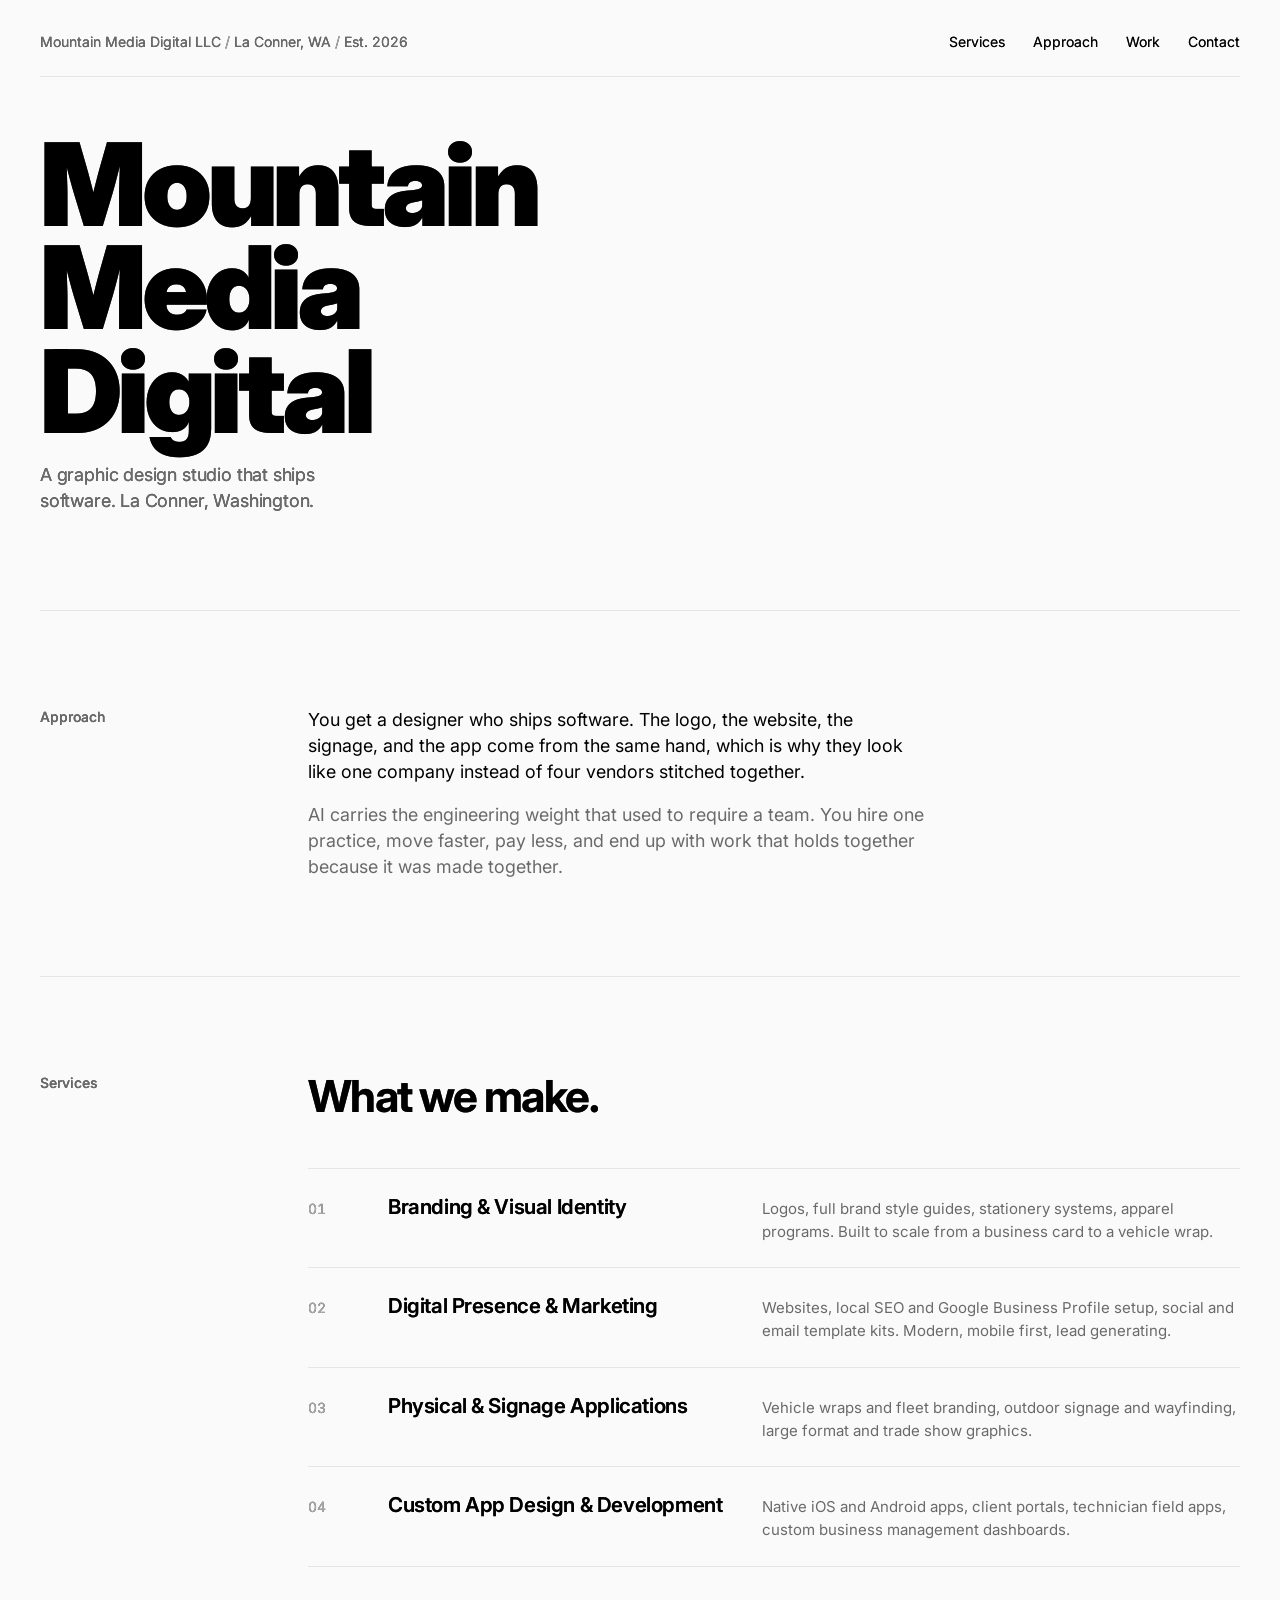
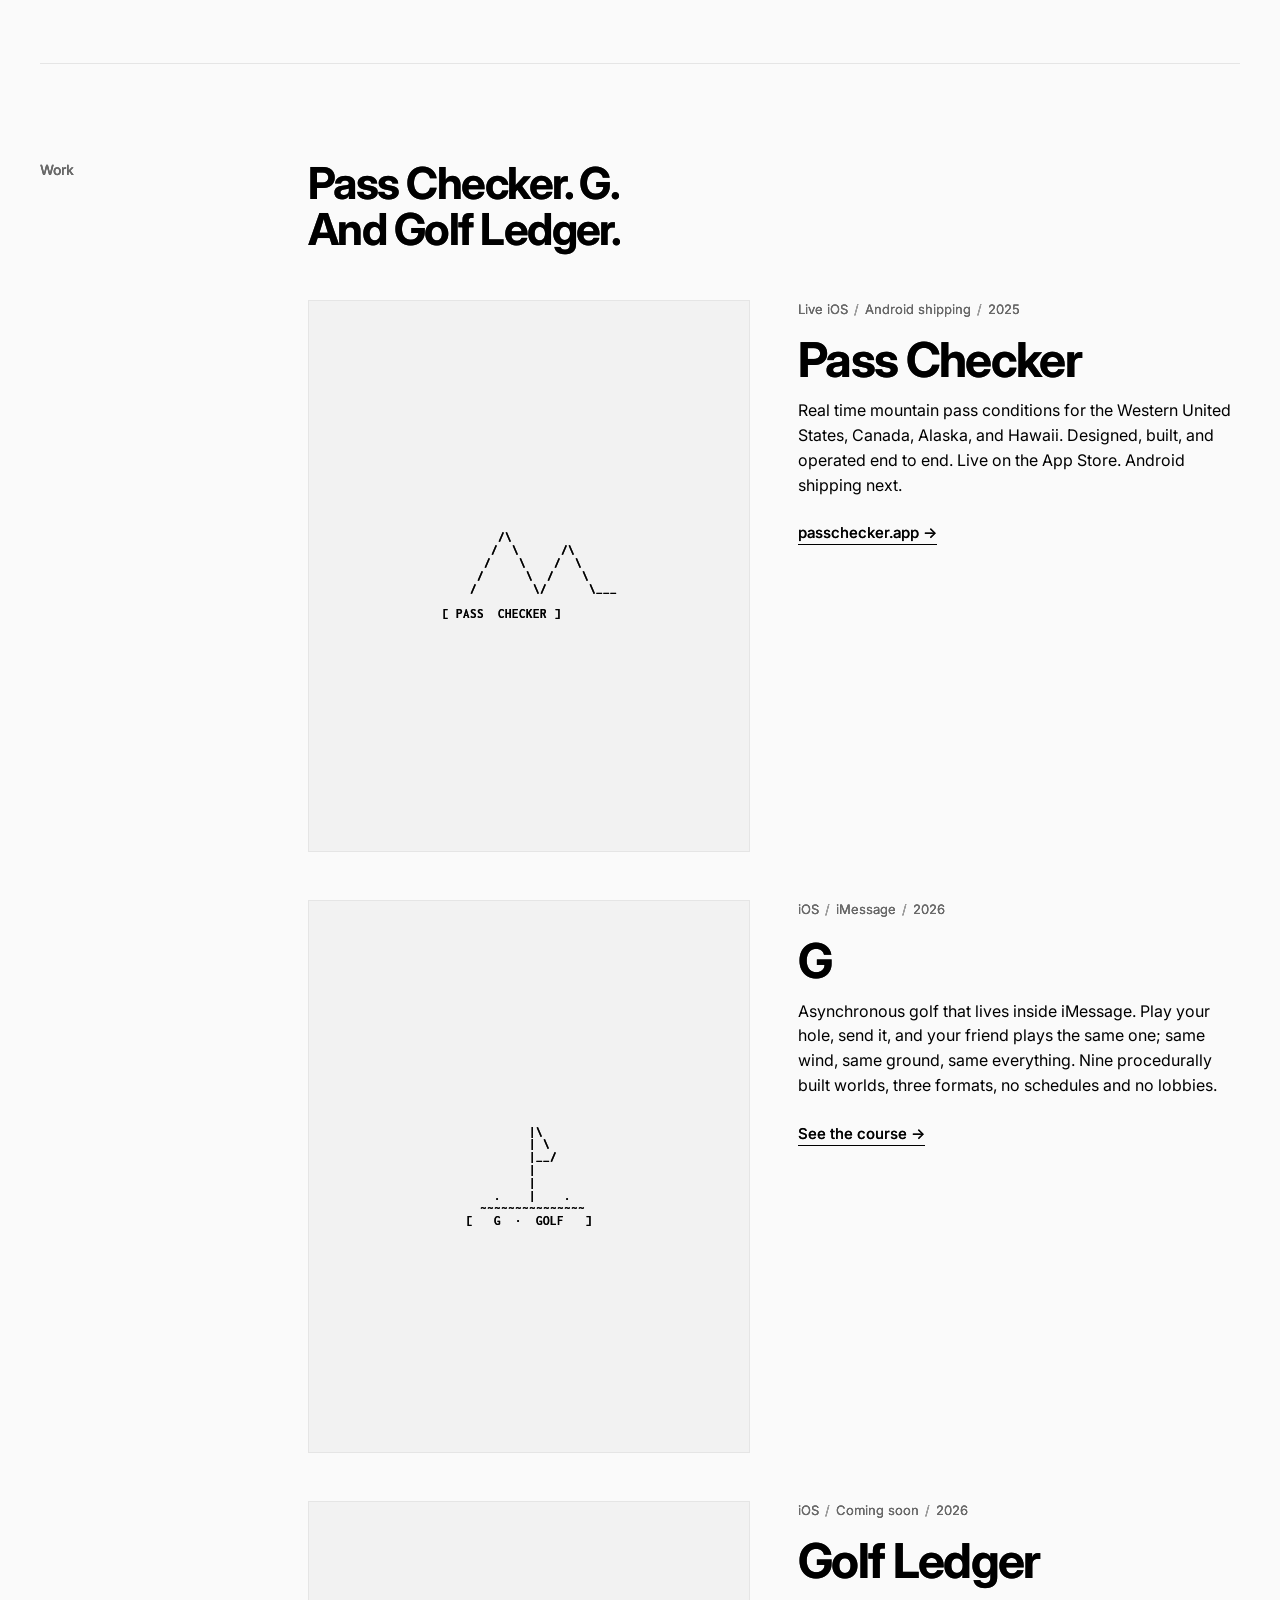
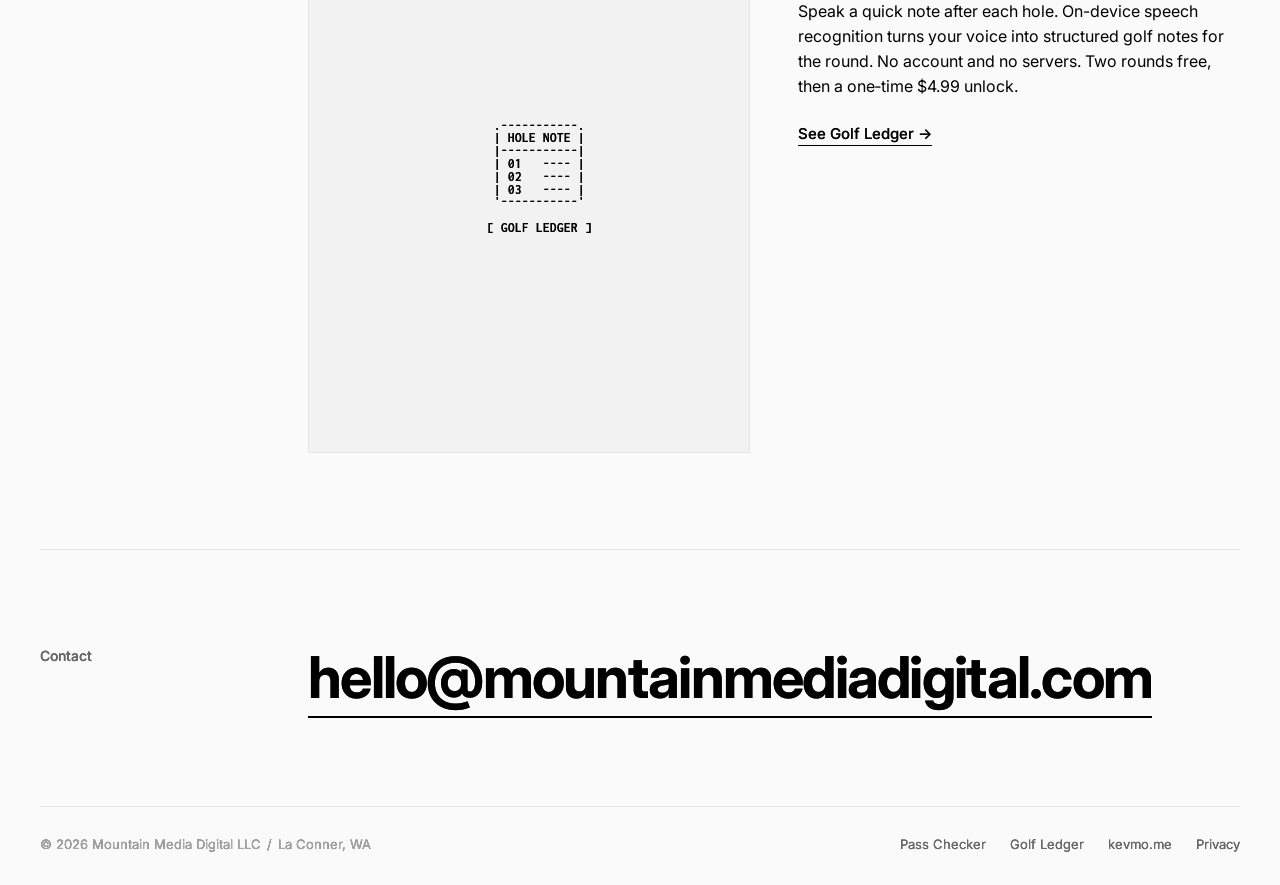
<file: index.html>
<!DOCTYPE html>
<html lang="en">
<head>
<meta charset="UTF-8">
<meta name="viewport" content="width=device-width, initial-scale=1.0">
<title>Mountain Media Digital LLC</title>
<meta name="description" content="Mountain Media Digital LLC. A graphic design studio that ships software. La Conner, WA.">

<!-- Google site verification: paste the existing token here if Search Console is connected to this domain -->
<!-- <meta name="google-site-verification" content="REPLACE_ME"> -->

<meta property="og:type" content="website">
<meta property="og:title" content="Mountain Media Digital LLC">
<meta property="og:description" content="A graphic design studio that ships software.">
<meta property="og:url" content="https://mountainmediadigital.com">
<meta property="og:site_name" content="Mountain Media Digital">

<link rel="preconnect" href="https://fonts.googleapis.com">
<link rel="preconnect" href="https://fonts.gstatic.com" crossorigin>
<link href="https://fonts.googleapis.com/css2?family=Inter:wght@300;400;500;600;700;900&family=Inconsolata:wght@400;700&display=swap" rel="stylesheet">

<style>
  :root {
    --bg:      #fafafa;
    --fg:      #000000;
    --fg-dim:  #6a6a6a;
    --fg-mute: #a8a8a8;
    --rule:    #e5e5e5;
    --sans:    'Inter', -apple-system, BlinkMacSystemFont, 'Helvetica Neue', Helvetica, Arial, sans-serif;
    --mono:    'Inconsolata', ui-monospace, 'SF Mono', Menlo, Consolas, monospace;
  }

  *, *::before, *::after { box-sizing: border-box; margin: 0; padding: 0; }
  html { scroll-behavior: smooth; }
  body {
    background: var(--bg);
    color: var(--fg);
    font-family: var(--sans);
    font-weight: 400;
    line-height: 1.4;
    -webkit-font-smoothing: antialiased;
    text-rendering: optimizeLegibility;
  }
  a { color: var(--fg); text-decoration: none; }
  a:hover { color: var(--fg-dim); }
  ::selection { background: var(--fg); color: var(--bg); }

  .page { padding: 32px 40px; }
  @media (max-width: 600px) { .page { padding: 20px; } }

  /* TOP STRIP */
  .top {
    display: flex;
    justify-content: space-between;
    align-items: baseline;
    padding-bottom: 24px;
    border-bottom: 1px solid var(--rule);
    font-size: 14px;
    color: var(--fg-dim);
  }
  .top .meta span { color: var(--fg-mute); padding: 0 4px; }
  .top nav { display: flex; gap: 28px; }
  .top nav a { color: var(--fg); }
  @media (max-width: 600px) {
    .top { flex-direction: column; gap: 12px; align-items: flex-start; font-size: 13px; }
    .top nav { gap: 18px; }
  }

  /* HERO */
  .hero {
    padding: 56px 0 96px;
    display: grid;
    grid-template-columns: 1fr 1fr;
    gap: 48px;
    align-items: stretch;
    border-bottom: 1px solid var(--rule);
  }
  @media (max-width: 820px) {
    .hero { grid-template-columns: 1fr; gap: 32px; padding: 40px 0 64px; }
  }

  .wordmark {
    font-family: var(--sans);
    font-weight: 900;
    font-size: clamp(3.5rem, 9vw, 9rem);
    line-height: 0.9;
    letter-spacing: -0.045em;
    color: var(--fg);
  }
  .wordmark .sub {
    display: block;
    font-weight: 400;
    font-size: clamp(1rem, 1.4vw, 1.25rem);
    color: var(--fg-dim);
    letter-spacing: -0.01em;
    margin-top: 18px;
    line-height: 1.45;
    max-width: 32ch;
  }

  /*
    ASCII mountain. Static for now. To be replaced with a variable typographic
    ASCII treatment in the spirit of the pretext-demos variable typographic
    ASCII technique (https://somnai-dreams.github.io/pretext-demos/variable-typographic-ascii.html).
    Keep it minimal: a clean ridgeline, not a dense field.
  */
  .ascii {
    font-family: var(--mono);
    font-weight: 700;
    font-size: 9px;
    line-height: 1.0;
    color: var(--fg);
    white-space: pre;
    margin: 0;
    overflow: hidden;
    letter-spacing: 0;
    user-select: none;
  }
  .hero-ascii {
    position: relative;
    width: 100%;
    height: 100%;
    min-height: 320px;
    overflow: hidden;
  }
  .hero-ascii video,
  .hero-ascii canvas { display: none; }
  @media (max-width: 820px) {
    .hero-ascii { height: auto; aspect-ratio: 16 / 10; min-height: 0; }
  }

  /* SECTIONS */
  section { padding: 96px 0; border-bottom: 1px solid var(--rule); }
  @media (max-width: 600px) { section { padding: 64px 0; } }

  .row {
    display: grid;
    grid-template-columns: 220px 1fr;
    gap: 48px;
    align-items: start;
  }
  @media (max-width: 720px) {
    .row { grid-template-columns: 1fr; gap: 16px; }
  }

  .label {
    font-family: var(--sans);
    font-weight: 500;
    font-size: 14px;
    color: var(--fg-dim);
    letter-spacing: -0.005em;
  }

  h2 {
    font-family: var(--sans);
    font-weight: 700;
    font-size: clamp(1.75rem, 3.5vw, 2.75rem);
    line-height: 1.05;
    letter-spacing: -0.035em;
    color: var(--fg);
    max-width: 24ch;
  }

  .lede {
    font-family: var(--sans);
    font-weight: 400;
    font-size: clamp(1.05rem, 1.4vw, 1.25rem);
    line-height: 1.45;
    color: var(--fg);
    max-width: 56ch;
  }
  .lede + .lede { margin-top: 1em; color: var(--fg-dim); }

  /* SERVICES */
  .services { list-style: none; }
  .services li {
    border-top: 1px solid var(--rule);
    padding: 24px 0;
    display: grid;
    grid-template-columns: 48px 1fr 1.4fr;
    gap: 32px;
    align-items: baseline;
  }
  .services li:last-child { border-bottom: 1px solid var(--rule); }
  .services .n {
    font-size: 14px;
    color: var(--fg-mute);
    font-variant-numeric: tabular-nums;
  }
  .services .t {
    font-weight: 600;
    font-size: clamp(1.1rem, 1.6vw, 1.35rem);
    letter-spacing: -0.02em;
    color: var(--fg);
  }
  .services .d {
    font-size: 15px;
    color: var(--fg-dim);
    line-height: 1.55;
    max-width: 56ch;
  }
  @media (max-width: 720px) {
    .services li { grid-template-columns: 32px 1fr; gap: 12px; padding: 20px 0; }
    .services .d { grid-column: 2; margin-top: 6px; }
  }

  /* WORK */
  .project {
    display: grid;
    grid-template-columns: 1fr 1fr;
    gap: 48px;
    align-items: start;
  }
  @media (max-width: 720px) { .project { grid-template-columns: 1fr; gap: 24px; } }
  .project-thumb {
    aspect-ratio: 4 / 5;
    border: 1px solid var(--rule);
    display: flex; align-items: center; justify-content: center;
    padding: 24px;
    background: #f2f2f2;
  }
  .project-thumb pre {
    font-family: var(--mono);
    font-weight: 700;
    font-size: clamp(9px, 1vw, 13px);
    line-height: 1;
    color: var(--fg);
    margin: 0;
  }
  .project-name {
    font-weight: 700;
    font-size: clamp(2rem, 4vw, 3rem);
    letter-spacing: -0.035em;
    line-height: 1;
    margin-bottom: 14px;
  }
  .project-meta {
    font-size: 13px;
    color: var(--fg-dim);
    margin-bottom: 18px;
  }
  .project-meta span { color: var(--fg-mute); padding: 0 6px; }
  .project-desc {
    color: var(--fg);
    font-size: 16px;
    line-height: 1.55;
    max-width: 52ch;
    margin-bottom: 24px;
  }
  .project-link {
    font-weight: 500;
    font-size: 15px;
    color: var(--fg);
    border-bottom: 1px solid var(--fg);
    padding-bottom: 2px;
  }
  .project-link:hover { color: var(--fg-dim); border-bottom-color: var(--fg-dim); }

  .next {
    margin-top: 28px;
    padding: 24px 0;
    border-top: 1px solid var(--rule);
    font-size: 13px;
    color: var(--fg-mute);
    display: flex;
    justify-content: space-between;
  }

  /* CONTACT */
  .contact-h {
    font-family: var(--sans);
    font-weight: 700;
    font-size: clamp(1.25rem, 4.5vw, 4rem);
    letter-spacing: -0.03em;
    line-height: 1.1;
    overflow-wrap: anywhere;
  }
  .contact-h a {
    color: var(--fg);
    border-bottom: 2px solid var(--fg);
    padding-bottom: 4px;
  }
  .contact-h a:hover { color: var(--fg-dim); border-bottom-color: var(--fg-dim); }

  /* FOOTER */
  footer {
    padding: 28px 0 0;
    font-size: 13px;
    color: var(--fg-mute);
    display: flex;
    justify-content: space-between;
    flex-wrap: wrap;
    gap: 16px;
  }
  footer a { color: var(--fg-dim); }
  footer a:hover { color: var(--fg); }
  .footer-links { display: flex; gap: 24px; flex-wrap: wrap; }

  /* ─── HAIRLINE DRAW-IN ──────────────────────────────────── */
  .top, .hero, section { position: relative; border-bottom-color: transparent; }
  .top::after, .hero::after, section::after {
    content: '';
    position: absolute; left: 0; right: 0; bottom: -1px;
    height: 1px; background: var(--rule);
    transform: scaleX(0);
    transform-origin: left center;
    transition: transform 1.4s cubic-bezier(0.16, 1, 0.3, 1);
  }
  .in-view::after { transform: scaleX(1); }

  /* ─── DIRECTION-AWARE MICRO SHADOW (fading tail) ───────── */
  :root {
    --ms-shadow: 0 0 0 transparent;
  }
  body { text-shadow: var(--ms-shadow); }
  /* Canvas-rendered paragraphs have transparent DOM text; suppress shadow
     so the invisible glyphs don't leak as shadows. */
  .lede, .services .d, .project-desc, .ascii { text-shadow: none; }

  @media (prefers-reduced-motion: reduce) {
    html { scroll-behavior: auto; }
    *, *::before, *::after { transition: none !important; animation: none !important; }
    .top::after, .hero::after, section::after { transform: scaleX(1); }
    body { text-shadow: none !important; }
  }
</style>
</head>
<body>

<div class="page">

  <div class="top">
    <div class="meta">Mountain Media Digital LLC<span>/</span><a href="/skagit-valley/" style="color:inherit;">La Conner, WA</a><span>/</span>Est. 2026</div>
    <nav>
      <a href="#services">Services</a>
      <a href="#approach">Approach</a>
      <a href="#work">Work</a>
      <a href="#contact">Contact</a>
    </nav>
  </div>

  <header class="hero">
    <div>
      <h1 class="wordmark">
        Mountain<br>Media<br>Digital
        <span class="sub">A graphic design studio that ships software. La Conner, Washington.</span>
      </h1>
    </div>
    <figure class="hero-ascii" aria-label="Mountain range rendered as live ASCII art">
      <video id="hero-vid" src="./mountain.mp4" autoplay loop muted playsinline preload="auto" aria-hidden="true"></video>
      <pre id="hero-out" class="ascii"></pre>
      <canvas id="hero-sample" aria-hidden="true"></canvas>
    </figure>
  </header>

  <section id="approach">
    <div class="row">
      <div class="label">Approach</div>
      <div>
        <p class="lede">You get a designer who ships software. The logo, the website, the signage, and the app come from the same hand, which is why they look like one company instead of four vendors stitched together.</p>
        <p class="lede">AI carries the engineering weight that used to require a team. You hire one practice, move faster, pay less, and end up with work that holds together because it was made together.</p>
      </div>
    </div>
  </section>

  <section id="services">
    <div class="row">
      <div class="label">Services</div>
      <div>
        <h2>What we make.</h2>
        <ul class="services" style="margin-top:48px;">
          <li>
            <div class="n">01</div>
            <div class="t">Branding &amp; Visual Identity</div>
            <div class="d">Logos, full brand style guides, stationery systems, apparel programs. Built to scale from a business card to a vehicle wrap.</div>
          </li>
          <li>
            <div class="n">02</div>
            <div class="t">Digital Presence &amp; Marketing</div>
            <div class="d">Websites, local SEO and Google Business Profile setup, social and email template kits. Modern, mobile first, lead generating.</div>
          </li>
          <li>
            <div class="n">03</div>
            <div class="t">Physical &amp; Signage Applications</div>
            <div class="d">Vehicle wraps and fleet branding, outdoor signage and wayfinding, large format and trade show graphics.</div>
          </li>
          <li>
            <div class="n">04</div>
            <div class="t">Custom App Design &amp; Development</div>
            <div class="d">Native iOS and Android apps, client portals, technician field apps, custom business management dashboards.</div>
          </li>
        </ul>
      </div>
    </div>
  </section>

  <section id="work">
    <div class="row">
      <div class="label">Work</div>
      <div>
        <h2>Pass Checker. G.<br>And Golf Ledger.</h2>
        <div class="project" style="margin-top:48px;">
          <div class="project-thumb" aria-hidden="true">
<pre>
        /\
       /  \      /\
      /    \    /  \
     /      \  /    \
    /        \/      \___

[ PASS  CHECKER ]
</pre>
          </div>
          <div>
            <div class="project-meta">Live iOS<span>/</span>Android shipping<span>/</span>2025</div>
            <div class="project-name">Pass Checker</div>
            <p class="project-desc">Real time mountain pass conditions for the Western United States, Canada, Alaska, and Hawaii. Designed, built, and operated end to end. Live on the App Store. Android shipping next.</p>
            <a class="project-link" href="https://passchecker.app" target="_blank" rel="noopener">passchecker.app &rarr;</a>
          </div>
        </div>
        <div class="project" style="margin-top:48px;">
          <div class="project-thumb" aria-hidden="true">
<pre>
         |\
         | \
         |__/
         |
         |
    .    |    .
  ~~~~~~~~~~~~~~~
[   G  ·  GOLF   ]
</pre>
          </div>
          <div>
            <div class="project-meta">iOS<span>/</span>iMessage<span>/</span>2026</div>
            <div class="project-name">G</div>
            <p class="project-desc">Asynchronous golf that lives inside iMessage. Play your hole, send it, and your friend plays the same one; same wind, same ground, same everything. Nine procedurally built worlds, three formats, no schedules and no lobbies.</p>
            <a class="project-link" href="/g/">See the course &rarr;</a>
          </div>
        </div>
        <div class="project" style="margin-top:48px;">
          <div class="project-thumb" aria-hidden="true">
<pre>
    .-----------.
    | HOLE NOTE |
    |-----------|
    | 01   ---- |
    | 02   ---- |
    | 03   ---- |
    '-----------'

   [ GOLF LEDGER ]
</pre>
          </div>
          <div>
            <div class="project-meta">iOS<span>/</span>Coming soon<span>/</span>2026</div>
            <div class="project-name">Golf Ledger</div>
            <p class="project-desc">Speak a quick note after each hole. On-device speech recognition turns your voice into structured golf notes for the round. No account and no servers. Two rounds free, then a one&#8209;time $4.99 unlock.</p>
            <a class="project-link" href="/golf-ledger/">See Golf Ledger &rarr;</a>
          </div>
        </div>
      </div>
    </div>
  </section>

  <section id="contact">
    <div class="row">
      <div class="label">Contact</div>
      <p class="contact-h"><a href="mailto:hello@mountainmediadigital.com">hello@mountainmediadigital.com</a></p>
    </div>
  </section>

  <footer>
    <div>© 2026 Mountain Media Digital LLC<span style="color:var(--fg-mute);padding:0 6px;">/</span>La Conner, WA</div>
    <div class="footer-links">
      <a href="https://passchecker.app" target="_blank" rel="noopener">Pass Checker</a>
      <a href="/golf-ledger/">Golf Ledger</a>
      <a href="https://www.kevmo.me" target="_blank" rel="noopener">kevmo.me</a>
      <a href="/privacy.html">Privacy</a>
    </div>
  </footer>

</div>

<script>
// Subtle ambient effects: hairline draw-in on scroll-into-view, direction-aware
// micro shadow on display type, and scroll-driven wordmark tracking. All three
// are individually quiet; the page just feels a touch more alive in aggregate.
(() => {
  const reduce = window.matchMedia('(prefers-reduced-motion: reduce)').matches;

  // ─── 1. Hairline draw-in ─────────────────────────────────
  const io = new IntersectionObserver((entries) => {
    for (const e of entries) {
      if (e.isIntersecting) {
        e.target.classList.add('in-view');
        io.unobserve(e.target);
      }
    }
  }, { threshold: 0, rootMargin: '0px 0px -8% 0px' });
  document.querySelectorAll('.top, .hero, section').forEach(el => io.observe(el));

  if (reduce) return;

  // ─── 2. Direction-aware micro shadow ─────────────────────
  // On devices with a fine pointer, mouse velocity drives it. On touch
  // devices (phones, tablets), scroll velocity drives it instead so the
  // effect reads on every device.
  let vmx = 0, vmy = 0;
  const hasFinePointer = window.matchMedia('(hover: hover) and (pointer: fine)').matches;

  if (hasFinePointer) {
    let pmx = 0, pmy = 0, lastT = performance.now();
    window.addEventListener('mousemove', (e) => {
      const now = performance.now();
      const dt = Math.max(1, now - lastT);
      vmx = (e.clientX - pmx) * 16 / dt;
      vmy = (e.clientY - pmy) * 16 / dt;
      pmx = e.clientX; pmy = e.clientY;
      lastT = now;
    }, { passive: true });
  } else {
    let lastSY = window.scrollY;
    window.addEventListener('scroll', () => {
      const sy = window.scrollY;
      // Scroll deltas can be big; feed into vmy at a gentler scale.
      // Positive scroll (moving down the page) reads like the content is
      // rising, so shadow lands below (matches desktop feel).
      vmy += (sy - lastSY) * 0.55;
      lastSY = sy;
    }, { passive: true });
  }

  // ─── 3. Wordmark scroll tracking ─────────────────────────
  const wm = document.querySelector('.wordmark');
  const LS_NEAR = -0.045;
  const LS_FAR  = -0.058;

  // Fading tail: keep a short history of past shadow offsets. Each frame
  // we push the current offset onto the head and drop the tail. The
  // resulting text-shadow is a stack of past positions, each fainter than
  // the last, which reads as a comet-like trail behind display type.
  const TAIL = 7;
  const hist = Array.from({ length: TAIL }, () => ({ x: 0, y: 0 }));

  function paint() {
    // Softer decay so the trail lingers longer
    vmx *= 0.92;
    vmy *= 0.92;
    const sx = Math.max(-6, Math.min(6, -vmx * 0.30));
    const sy = Math.max(-6, Math.min(6, -vmy * 0.30));

    // Shift history: head is current, tail is oldest
    for (let i = hist.length - 1; i > 0; i--) {
      hist[i].x = hist[i - 1].x;
      hist[i].y = hist[i - 1].y;
    }
    hist[0].x = sx;
    hist[0].y = sy;

    // Compose a multi-layer text-shadow with exponential alpha falloff
    let shadow = '';
    for (let i = 0; i < hist.length; i++) {
      const a = 0.30 * Math.pow(0.72, i);
      if (a < 0.01) break;
      if (i > 0) shadow += ',';
      shadow += `${hist[i].x.toFixed(2)}px ${hist[i].y.toFixed(2)}px 0 rgba(0,0,0,${a.toFixed(3)})`;
    }
    document.documentElement.style.setProperty('--ms-shadow', shadow || '0 0 0 transparent');

    // Wordmark tracking
    if (wm) {
      const sy2 = window.scrollY;
      const docH = Math.max(1, document.documentElement.scrollHeight - window.innerHeight);
      const p = Math.min(1, Math.max(0, sy2 / docH));
      wm.style.letterSpacing = (LS_NEAR + (LS_FAR - LS_NEAR) * p).toFixed(4) + 'em';
    }

    requestAnimationFrame(paint);
  }
  requestAnimationFrame(paint);
})();
</script>

<script>
// Hero ASCII shader. Reads mountain.mp4 and renders luminance to a monospace
// grid. Parameters were locked in via the tuning lab at /lab/ascii.
(() => {
  const vid    = document.getElementById('hero-vid');
  const out    = document.getElementById('hero-out');
  const sample = document.getElementById('hero-sample');
  if (!vid || !out || !sample) return;
  const fig = out.parentElement;
  const ctx = sample.getContext('2d', { willReadFrequently: true });

  const FONT_SIZE = 9;
  const ASPECT    = 0.50;
  const RAMP      = " .,'~+=|#";
  const N         = RAMP.length - 1;
  const CONTRAST  = 1.30;
  const GAMMA     = 1.00;
  const BRIGHT    = 0.00;

  const reduceMotion = window.matchMedia('(prefers-reduced-motion: reduce)').matches;
  if (reduceMotion) { vid.removeAttribute('autoplay'); vid.pause(); }
  else { vid.play?.().catch(() => {}); }

  // Track mouse for cursor bloom on the hero
  let mxPage = -9999, myPage = -9999;
  window.addEventListener('mousemove', e => {
    mxPage = e.clientX; myPage = e.clientY;
  }, { passive: true });
  const BLOOM_R  = 75;
  const BLOOM_R2 = BLOOM_R * BLOOM_R;
  const BLOOM_K  = 0.40;   // peak darkening at cursor center

  let lastW = 0, lastH = 0;
  function tick() {
    try {
      const W = fig.clientWidth;
      const H = fig.clientHeight;
      const charW = Math.max(2, FONT_SIZE * ASPECT);
      const cols = Math.max(20, Math.floor(W / charW));
      const rows = Math.max(10, Math.floor(H / FONT_SIZE));
      if (cols !== lastW || rows !== lastH) {
        sample.width = cols; sample.height = rows;
        lastW = cols; lastH = rows;
      }
      // Mouse position relative to the figure (for bloom)
      const figRect = fig.getBoundingClientRect();
      const mInside =
        mxPage >= figRect.left - BLOOM_R && mxPage <= figRect.right + BLOOM_R &&
        myPage >= figRect.top  - BLOOM_R && myPage <= figRect.bottom + BLOOM_R;
      const figMx = mxPage - figRect.left;
      const figMy = myPage - figRect.top;

      if (vid.readyState >= 2 && vid.videoWidth > 0) {
        ctx.drawImage(vid, 0, 0, cols, rows);
        const img = ctx.getImageData(0, 0, cols, rows).data;
        const lines = new Array(rows);
        for (let y = 0; y < rows; y++) {
          let row = '';
          const base = y * cols * 4;
          const cellY = (y + 0.5) * FONT_SIZE;
          const dy = mInside ? cellY - figMy : 9999;
          for (let x = 0; x < cols; x++) {
            const i = base + x * 4;
            let lum = (0.299*img[i] + 0.587*img[i+1] + 0.114*img[i+2]) / 255;
            lum = (lum - 0.5) * CONTRAST + 0.5 + BRIGHT;
            if (lum < 0) lum = 0; else if (lum > 1) lum = 1;
            lum = Math.pow(lum, GAMMA);
            if (mInside) {
              const cellX = (x + 0.5) * charW;
              const dx = cellX - figMx;
              const d2 = dx*dx + dy*dy;
              if (d2 < BLOOM_R2) {
                const k = 1 - Math.sqrt(d2) / BLOOM_R;
                lum -= k * BLOOM_K;
                if (lum < 0) lum = 0;
              }
            }
            lum = 1 - lum;
            let idx = (lum * N) | 0;
            if (idx < 0) idx = 0; else if (idx > N) idx = N;
            row += RAMP[idx];
          }
          lines[y] = row;
        }
        out.textContent = lines.join('\n');
      }
    } catch (_) { /* keep the loop alive */ }
    if (!reduceMotion) requestAnimationFrame(tick);
  }
  requestAnimationFrame(tick);
})();
</script>

<script type="module">
// Breathing paragraphs. Selected body copy is rendered to a canvas via
// pretext. Each paragraph's max-width oscillates slowly on a sine wave
// (out of phase per paragraph) so lines reflow continuously. The DOM text
// stays in place (color: transparent) so screen readers, selection, and
// SEO all still work.
//
// As the layout breathes and reflows, the mountain ASCII alphabet briefly
// occupies each glyph slot and then resolves into the real letter — as if
// the hero ramp is retyping the page. Same character family as the mountain.
import { prepareWithSegments, layoutWithLines }
  from 'https://esm.sh/@chenglou/pretext@latest';

if (!window.matchMedia('(prefers-reduced-motion: reduce)').matches) {
  await document.fonts.ready;
  const targets = document.querySelectorAll('.lede, .services .d, .project-desc');
  for (const el of targets) {
    try { setupBreathing(el); }
    catch (e) { console.warn('[breathe] skipping', el, e); }
  }
}

function setupBreathing(el) {
  const text = el.textContent.replace(/\s+/g, ' ').trim();
  if (!text) return;

  const cs = getComputedStyle(el);
  const fontSize   = parseFloat(cs.fontSize);
  const fontWeight = cs.fontWeight;
  const fontFamily = cs.fontFamily;
  const color      = cs.color;
  const lineHeight = parseFloat(cs.lineHeight) || fontSize * 1.55;
  const font = `${fontWeight} ${fontSize}px ${fontFamily}`;
  // Same optical size as body copy so ASCII reads as the typing medium,
  // not a caption floating beside it.
  const asciiFont = `700 ${fontSize}px Inconsolata, ui-monospace, monospace`;

  const baseWidth = el.clientWidth;
  if (baseWidth < 100) return;                       // too narrow to play with
  const AMP    = 18;                                 // ±18px swing
  let minWidth = Math.max(80, baseWidth - AMP);
  let maxWidth = baseWidth;

  const prepared = prepareWithSegments(text, font);

  // Widow control: iteratively shrink the oscillation range so neither
  // extreme produces a last line shorter than ~18% of its container.
  const hasWidow = (laid, w) => {
    if (laid.lines.length < 2) return false;
    return laid.lines[laid.lines.length - 1].width < w * 0.18;
  };
  for (let i = 0; i < 5 && maxWidth - minWidth >= 12; i++) {
    const hi = layoutWithLines(prepared, maxWidth, lineHeight);
    if (hasWidow(hi, maxWidth)) { maxWidth -= 8; continue; }
    const lo = layoutWithLines(prepared, minWidth, lineHeight);
    if (hasWidow(lo, minWidth)) { minWidth += 8; continue; }
    break;
  }

  // Tallest possible layout (at minWidth) reserves the box height
  const tall = layoutWithLines(prepared, minWidth, lineHeight);
  el.style.minHeight = tall.height + 'px';
  el.style.position  = 'relative';

  // Replace visible text with canvas overlay. Keep DOM text invisible but
  // present so accessibility and selection still work.
  el.style.color = 'transparent';

  const canvas = document.createElement('canvas');
  canvas.style.position = 'absolute';
  canvas.style.left = '0';
  canvas.style.top  = '0';
  canvas.style.pointerEvents = 'none';
  canvas.setAttribute('aria-hidden', 'true');
  el.appendChild(canvas);
  const ctx = canvas.getContext('2d');

  // Hero mountain ramp (light → dark). Skip the leading space so every
  // retyped slot still reads as ink.
  const RAMP = ".,'~+=|#";
  const RAMP_N = RAMP.length;

  const PERIOD = 7200 + Math.random() * 1600;        // ~7–9s per paragraph
  const phase  = Math.random() * Math.PI * 2;
  const start  = performance.now();
  let loggedErr = false;
  let alive = true;

  // Per-line typewriter heads. Reflow hard-resets a full retype pass
  // (ASCII veil ahead of the cursor). Idle loops keep only a narrow
  // mountain-alphabet cursor so the copy stays readable.
  let prevLines = [];
  const typers = [];                                 // {born, passMs, full}

  function rampChar(ci, now) {
    return RAMP[(ci * 5 + ((now / 50) | 0)) % RAMP_N];
  }

  function ensureTyper(i, n, now, hardReset) {
    const passMs = Math.max(860, Math.min(2000, 320 + n * 26));
    if (!typers[i] || hardReset) {
      // Stagger lines slightly so the paragraph types top→bottom.
      typers[i] = { born: now - i * 140, passMs, full: true };
      return typers[i];
    }
    const ty = typers[i];
    // After a completed full pass (+pause), subsequent loops are cursor-only.
    const cycle = ty.passMs + 320;
    if (ty.full && (now - ty.born) >= cycle) {
      ty.full = false;
      ty.born = now;
      ty.passMs = passMs;
    } else {
      ty.passMs = passMs;
    }
    return ty;
  }

  function drawRetypedLine(lineText, y, typer, now) {
    const n = lineText.length;
    if (!n) return;

    const cycle = typer.passMs + 320;
    let u = ((now - typer.born) % cycle) / typer.passMs;
    if (u > 1) u = 1;                                // brief pause at EOL
    const head = u * (n + 1) - 0.5;
    const full = typer.full;

    ctx.font = font;
    const prefixW = new Array(n + 1);
    prefixW[0] = 0;
    for (let i = 0; i < n; i++) {
      prefixW[i + 1] = ctx.measureText(lineText.slice(0, i + 1)).width;
    }

    ctx.fillStyle = color;
    for (let ci = 0; ci < n; ci++) {
      const ch = lineText[ci];
      const x = prefixW[ci];
      if (ch === ' ') continue;

      const d = ci - head;
      // Behind cursor → letter. On cursor → pure ASCII replace.
      // Ahead → ASCII veil only during a full retype pass.
      if (d < -1.15) {
        ctx.font = font;
        ctx.globalAlpha = 1;
        ctx.fillText(ch, x, y);
      } else if (d <= 1.6) {
        ctx.font = asciiFont;
        ctx.globalAlpha = 1;
        ctx.fillText(rampChar(ci, now), x, y);
      } else if (full) {
        ctx.font = asciiFont;
        ctx.globalAlpha = d < 8 ? 0.62 : 0.30;
        ctx.fillText(rampChar(ci, now), x, y);
      } else {
        ctx.font = font;
        ctx.globalAlpha = 1;
        ctx.fillText(ch, x, y);
      }
    }
    ctx.globalAlpha = 1;
  }

  function render() {
    if (!alive) return;
    try {
      const now = performance.now();
      const t   = (now - start) / PERIOD * Math.PI * 2 + phase;
      const w   = minWidth + (maxWidth - minWidth) * (0.5 + 0.5 * Math.sin(t));

      const laid = layoutWithLines(prepared, w, lineHeight);
      const dpr  = devicePixelRatio || 1;
      const cw   = Math.ceil(maxWidth * dpr);
      const ch   = Math.ceil(tall.height * dpr);
      if (canvas.width !== cw || canvas.height !== ch) {
        canvas.width  = cw;
        canvas.height = ch;
        canvas.style.width  = maxWidth + 'px';
        canvas.style.height = tall.height + 'px';
      }

      ctx.setTransform(dpr, 0, 0, dpr, 0, 0);
      ctx.clearRect(0, 0, maxWidth, tall.height);
      ctx.textBaseline = 'middle';
      ctx.textAlign = 'left';

      const lines = laid.lines;
      for (let i = 0; i < lines.length; i++) {
        const lineText = lines[i].text;
        const y = (i + 0.5) * lineHeight;
        const prev = prevLines[i];
        const reflowed = prev != null && prev !== lineText;
        const ty = ensureTyper(i, lineText.length, now, reflowed || prev == null);
        drawRetypedLine(lineText, y, ty, now);
      }
      if (typers.length > lines.length) typers.length = lines.length;
      prevLines = lines.map(l => l.text);

    } catch (e) {
      if (!loggedErr) {
        loggedErr = true;
        console.warn('[breathe] render failed, falling back to DOM text:', e);
      }
      // Stop the loop and restore the DOM text
      alive = false;
      canvas.remove();
      el.style.color = '';
      el.style.minHeight = '';
      return;
    }
    requestAnimationFrame(render);
  }
  requestAnimationFrame(render);

  // Resize handling: rebuild width baselines, re-render
  const ro = new ResizeObserver(() => {
    const w = el.clientWidth;
    if (Math.abs(w - baseWidth) < 4) return;
    canvas.remove();
    el.style.color = '';
    el.style.minHeight = '';
    setupBreathing(el);
    ro.disconnect();
  });
  ro.observe(el);
}
</script>

</body>
</html>
</file>
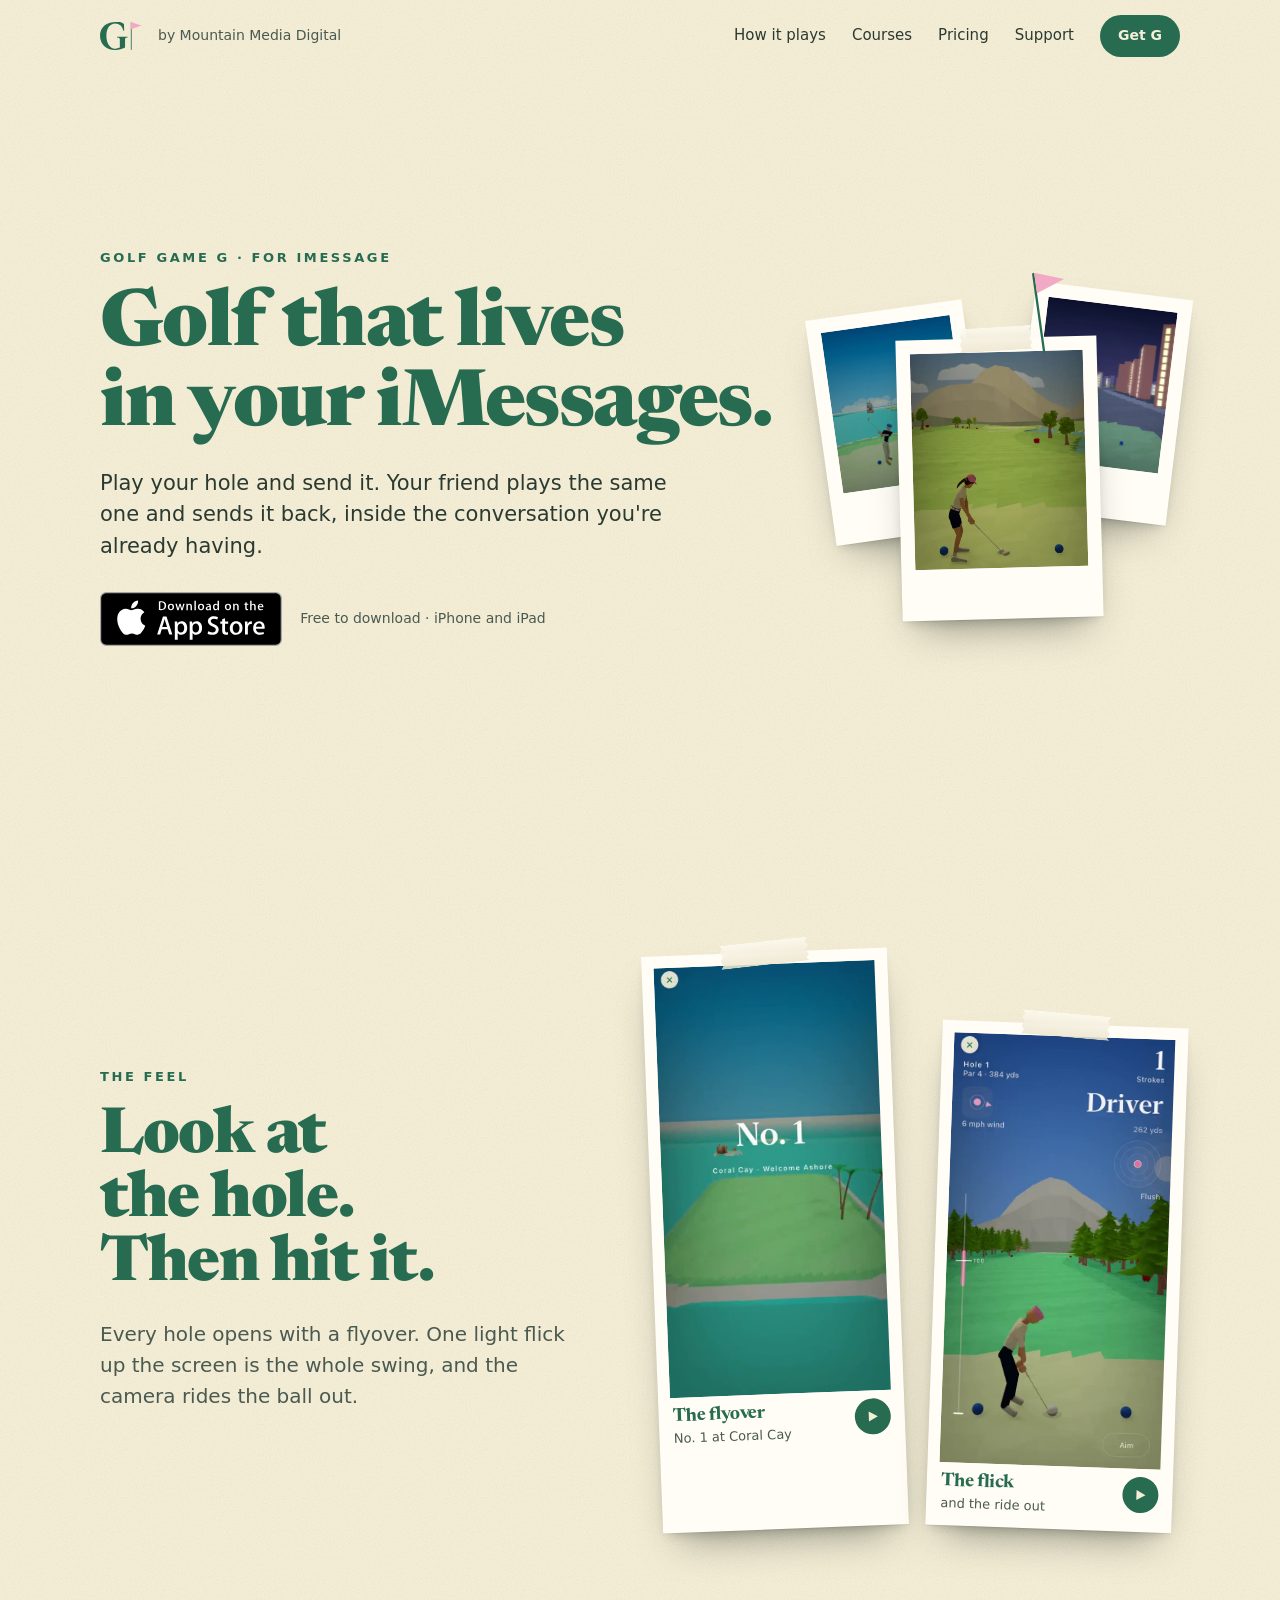
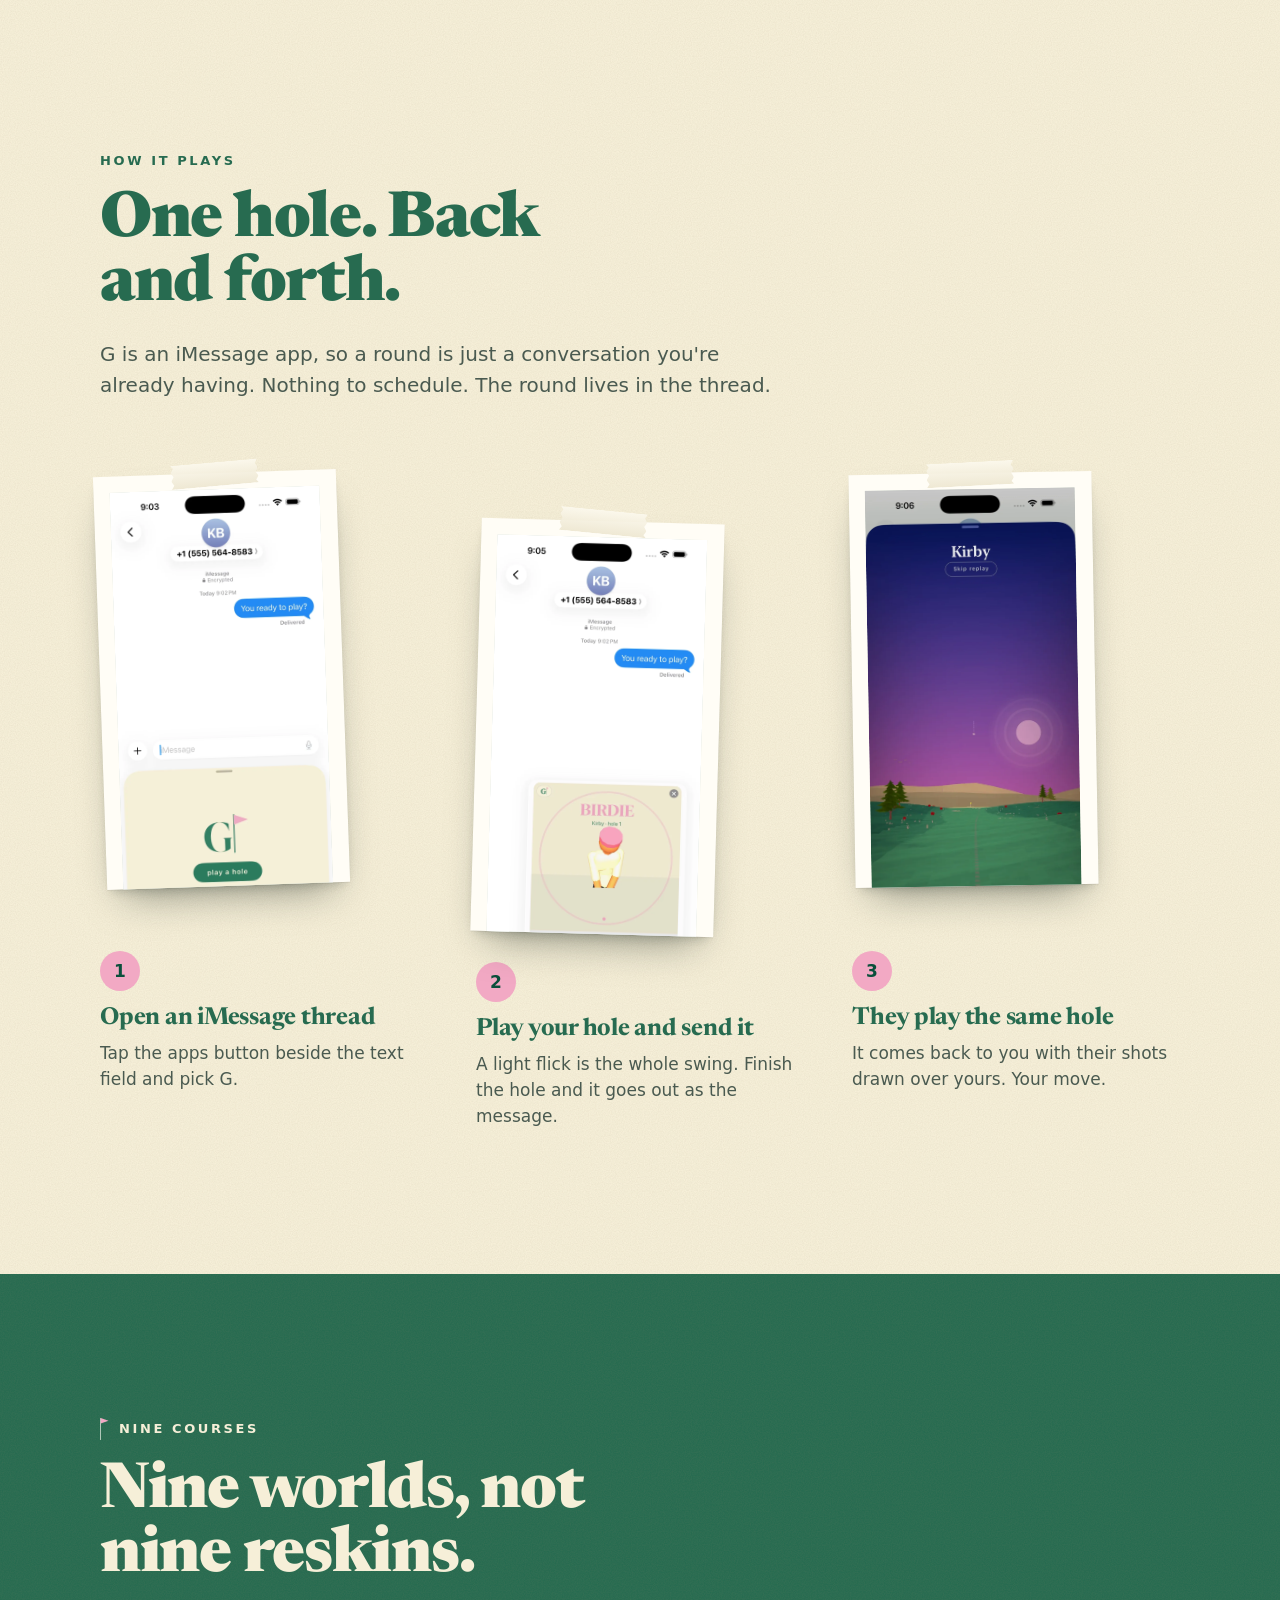
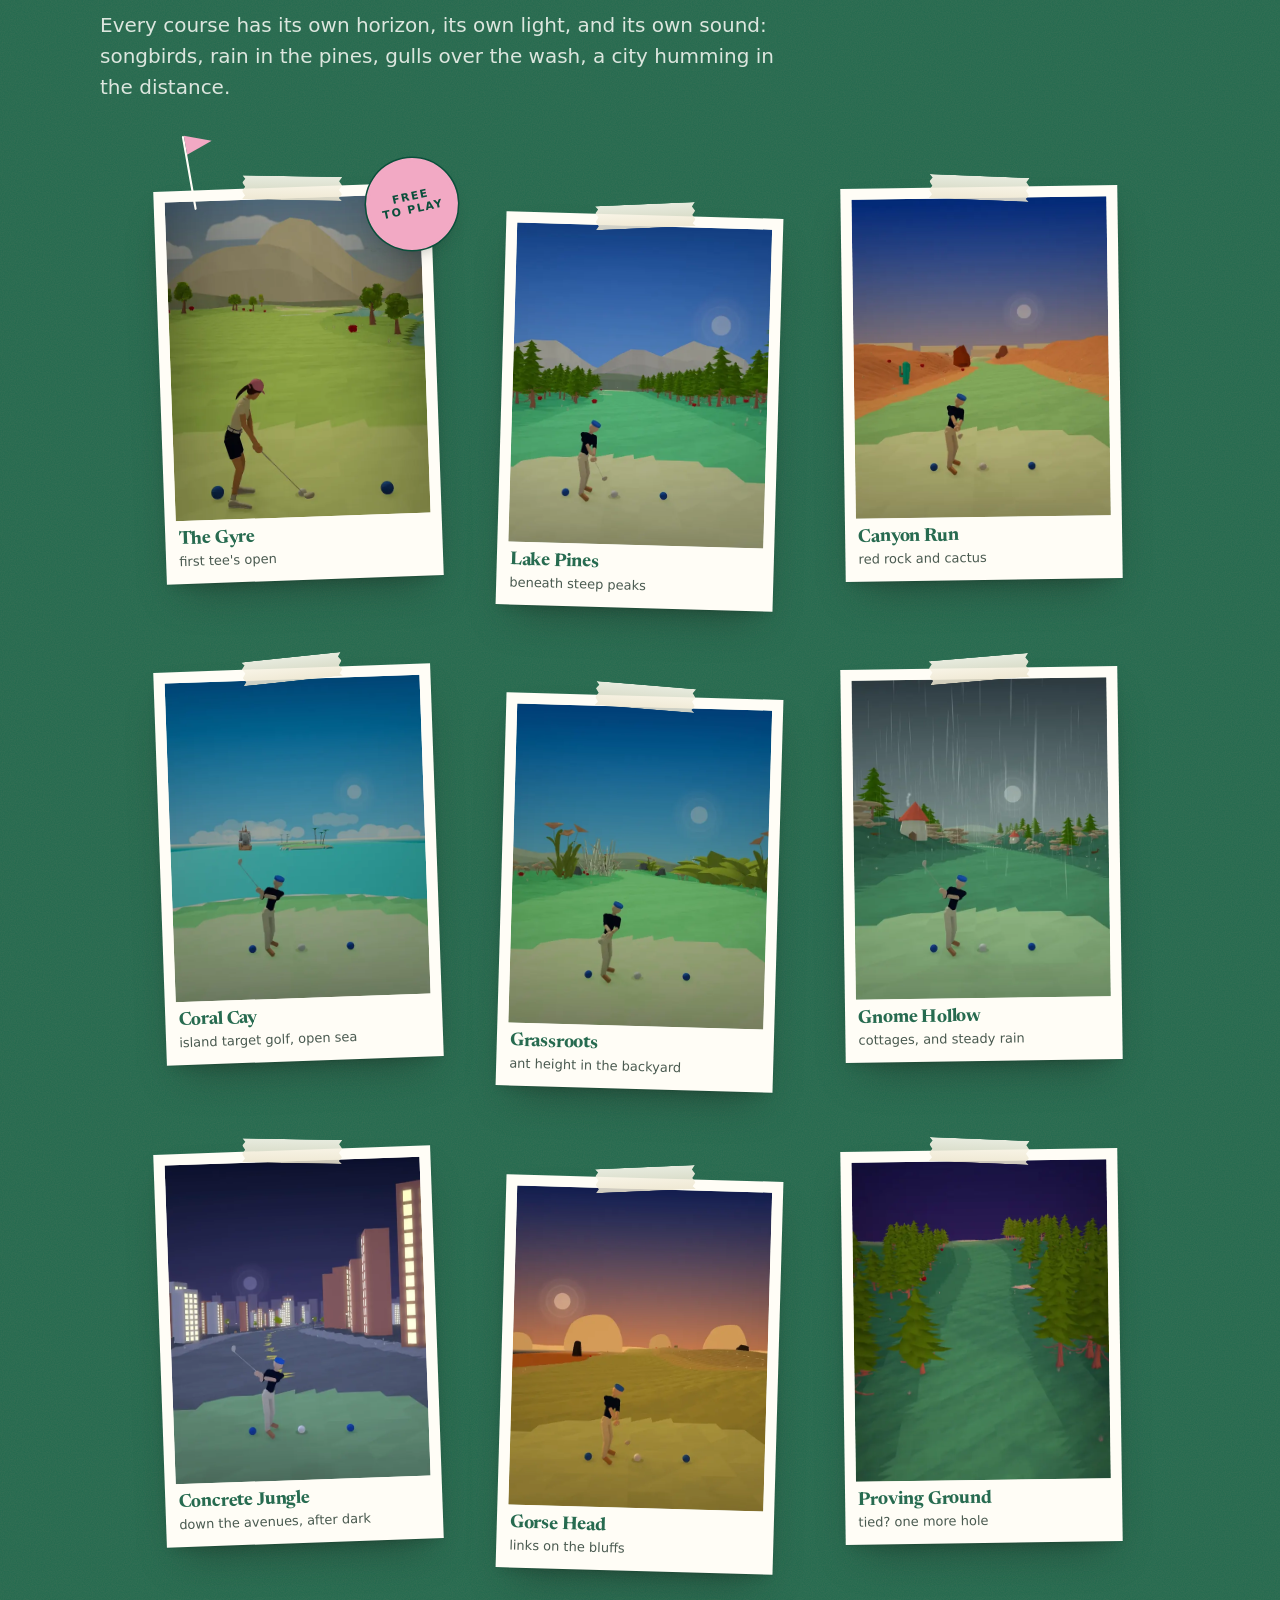
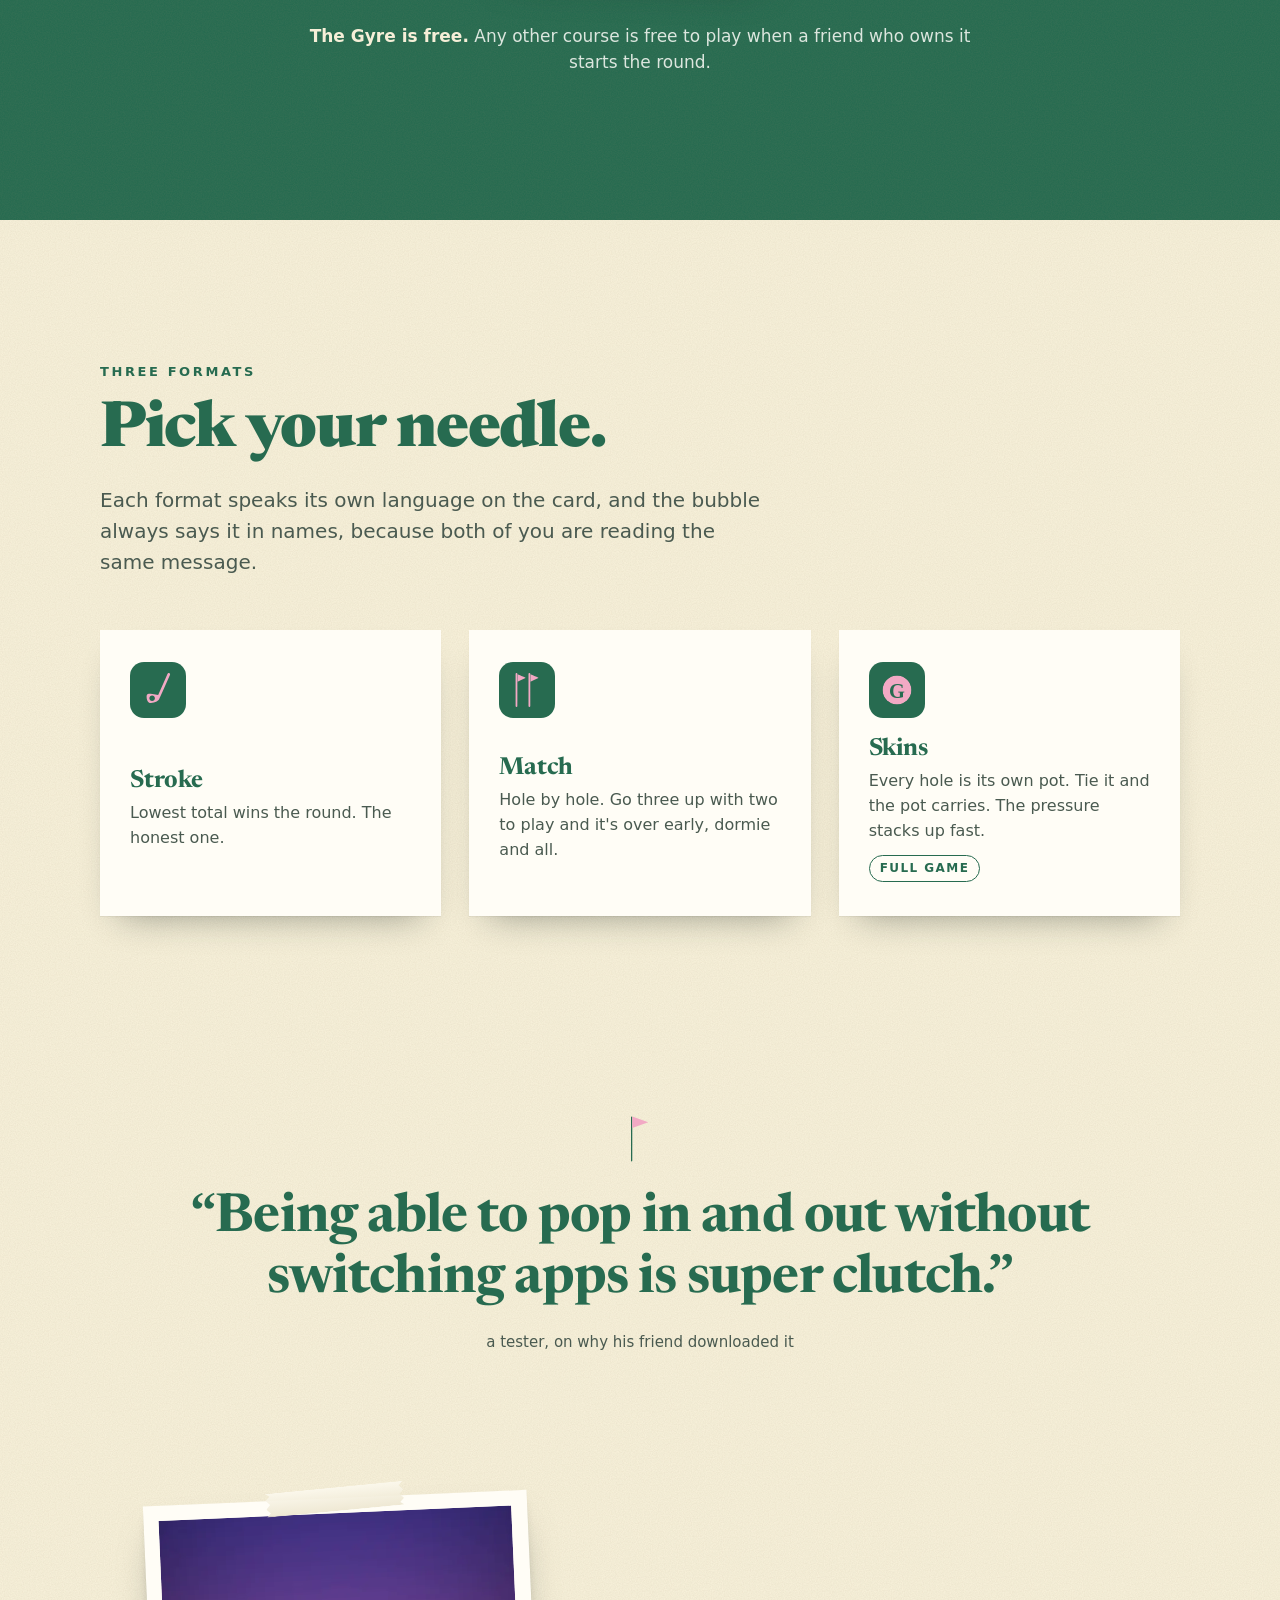
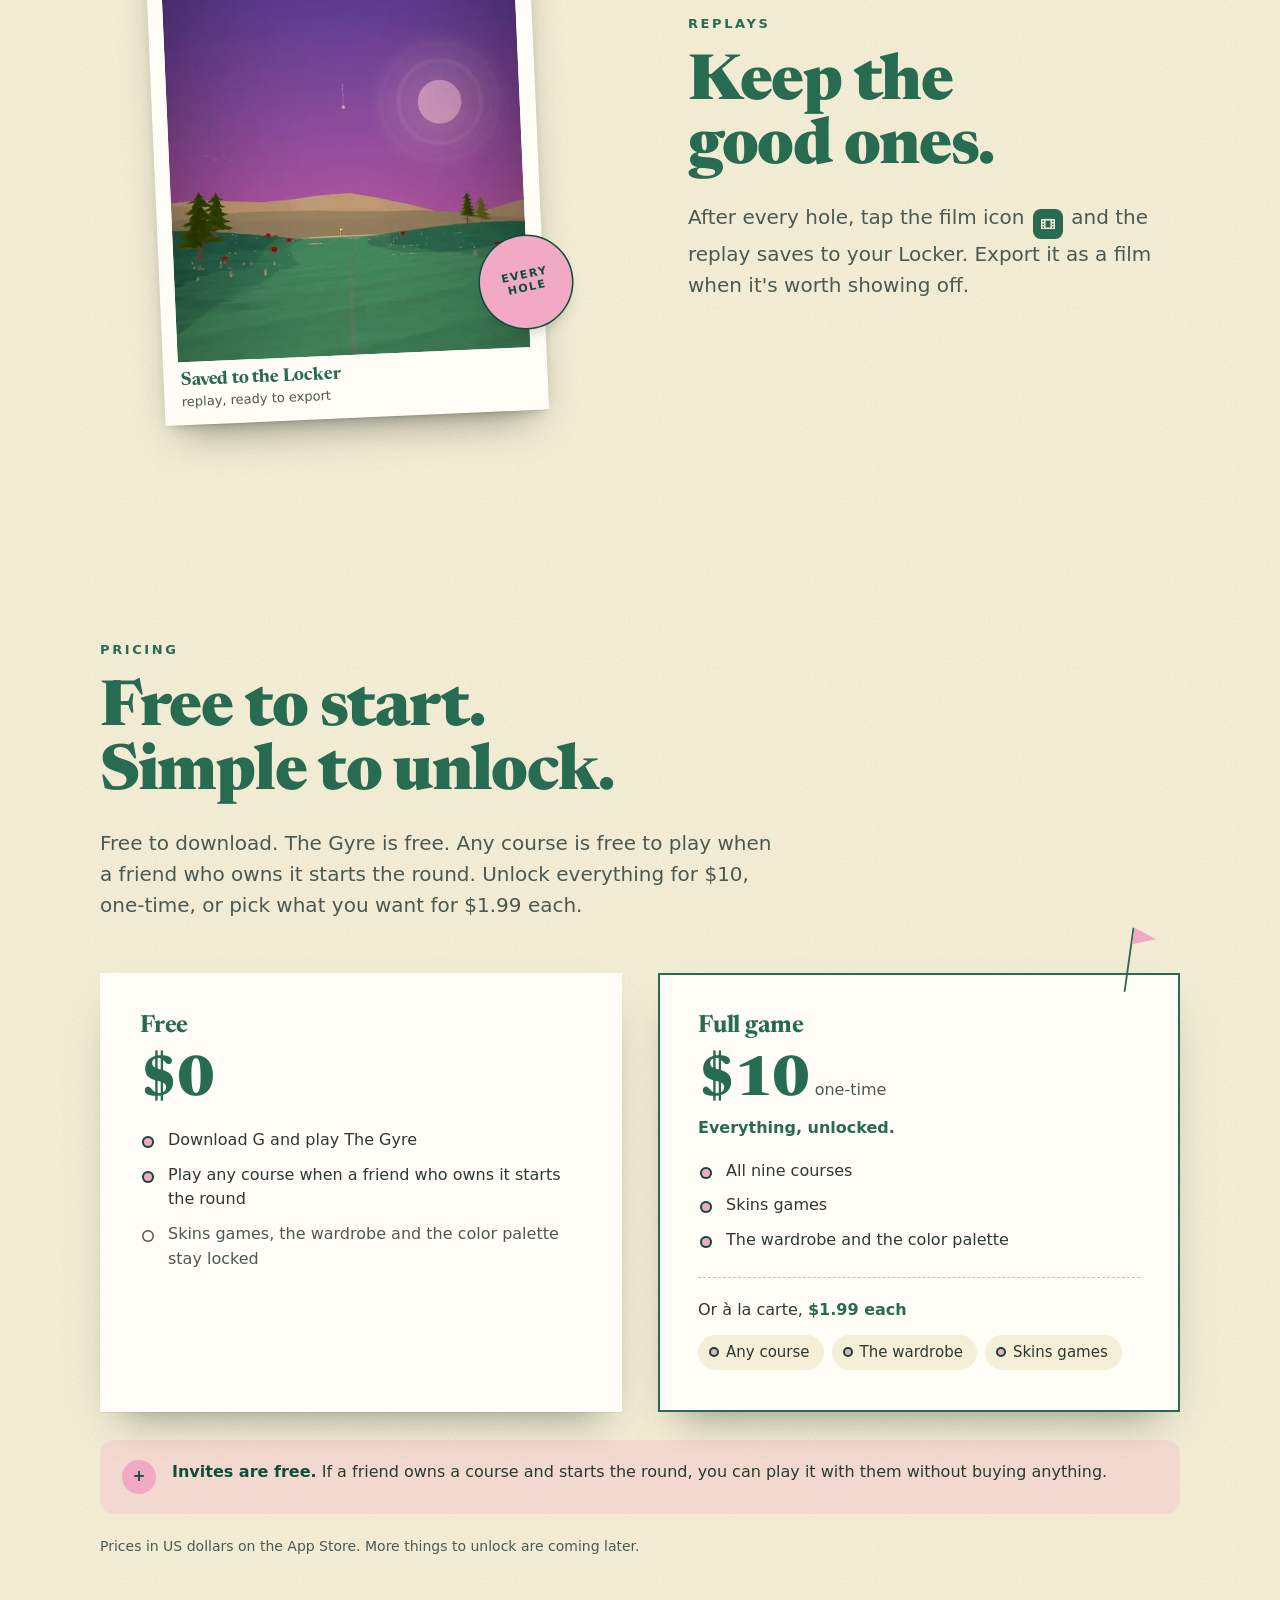
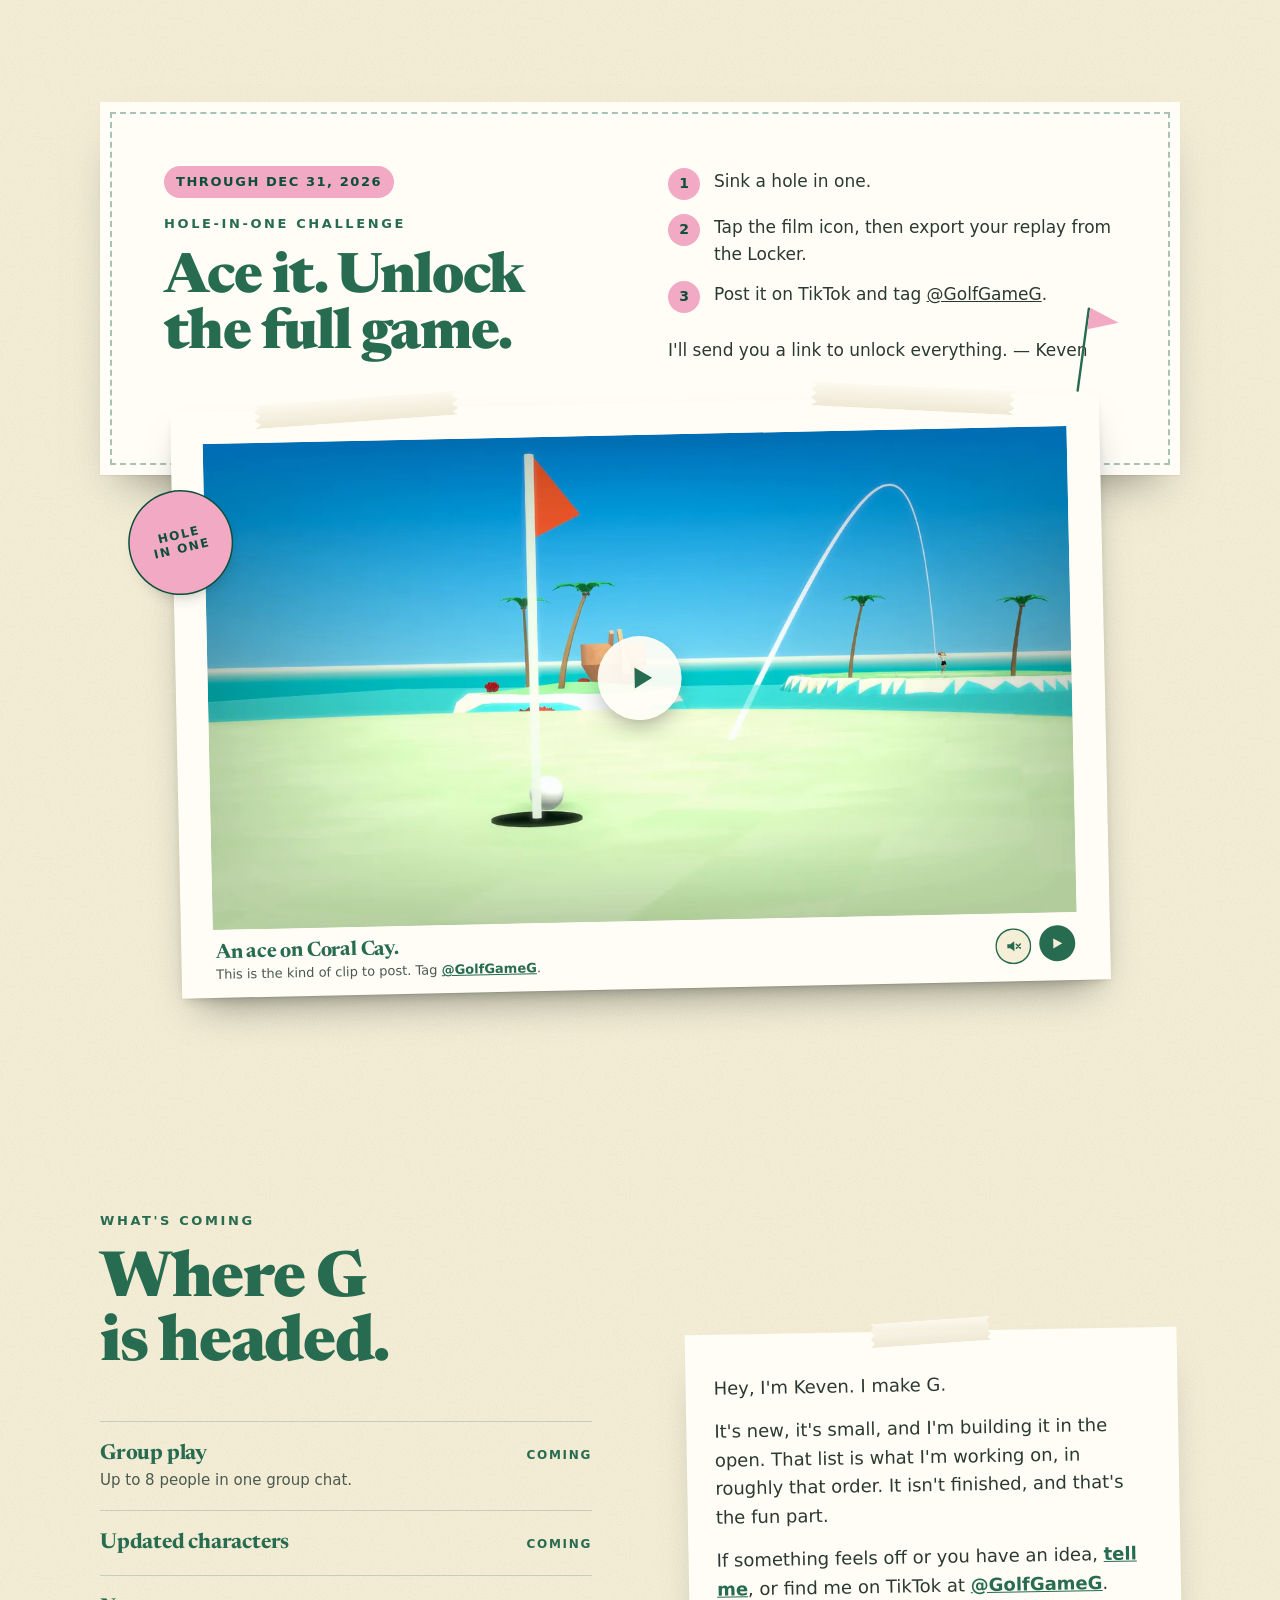
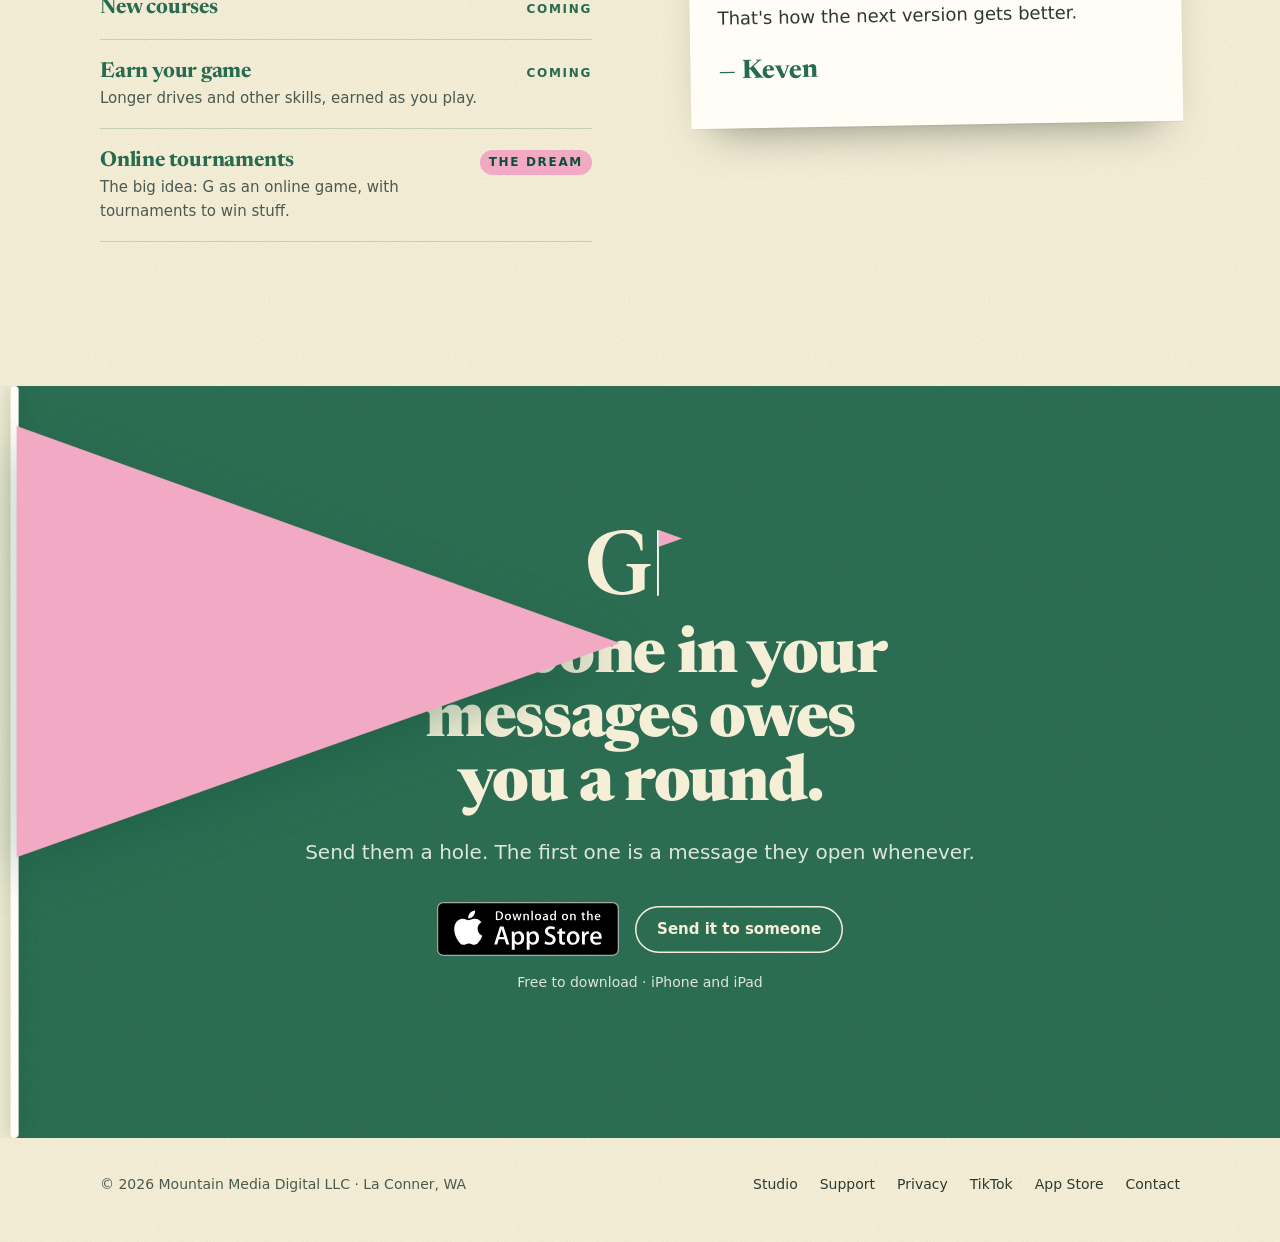
<file: g/index.html>
<!DOCTYPE html>
<html lang="en">
<head>
<meta charset="UTF-8">
<meta name="viewport" content="width=device-width, initial-scale=1.0, viewport-fit=cover">
<title>G · Golf duels in iMessage</title>
<meta name="description" content="G is asynchronous golf for iMessage. Play your hole, send it, and your friend plays the same one. Nine courses, three formats, no schedules.">

<meta property="og:type" content="website">
<meta property="og:title" content="G · Golf duels in iMessage">
<meta property="og:description" content="Play your hole, send it, and it rides along in the bubble. Nine courses, three formats, endless needle.">
<meta property="og:url" content="https://mountainmediadigital.com/g/">
<meta property="og:site_name" content="Mountain Media Digital">
<meta property="og:image" content="https://mountainmediadigital.com/g/og-card.jpg">
<meta property="og:image:width" content="1200">
<meta property="og:image:height" content="630">
<meta property="og:image:alt" content="A golfer on the tee at Coral Cay, mountains behind, with the G mark.">

<meta name="twitter:card" content="summary_large_image">
<meta name="twitter:title" content="G · Golf duels in iMessage">
<meta name="twitter:description" content="Play your hole, send it, and it rides along in the bubble. Nine courses, three formats, endless needle.">
<meta name="twitter:image" content="https://mountainmediadigital.com/g/og-card.jpg">

<link rel="canonical" href="https://mountainmediadigital.com/g/">
<link rel="icon" href="/g/favicon-32.png" sizes="32x32">
<link rel="icon" href="/g/icon-192.png" sizes="192x192">
<link rel="apple-touch-icon" href="/g/apple-touch-icon.png">
<meta name="theme-color" content="#F6EFD8">

<!-- Motion is opt-in: content is only hidden for a scroll-in when script runs. -->
<script>document.documentElement.classList.add('js');</script>

<style>
  /* Newsreader is the web stand-in for New York. Apple devices resolve
     ui-serif first and never fetch it. */
  @font-face {
    font-family: 'Newsreader';
    src: url('fonts/newsreader-600-800.woff2') format('woff2');
    font-weight: 600 800; font-style: normal; font-display: swap;
  }
  :root {
    --cream:  #F6EFD8;
    --paper:  #FFFDF6;
    --green:  #276B50;
    --deep:   #0B4F3B;
    --pink:   #F2A9C4;
    --ink:    #2B3A31;   /* body text on cream, 10.4:1 */
    --dim:    #4A5A50;   /* secondary text on cream, 6.4:1 */
    --mist:   #DCE6DE;   /* secondary text on green, 5.0:1 */
    --serif:  ui-serif, 'New York', 'Newsreader', Georgia, 'Times New Roman', serif;
    --sans:   system-ui, -apple-system, BlinkMacSystemFont, 'SF Pro Text', 'Segoe UI', Roboto, 'Helvetica Neue', Arial, sans-serif;
    /* MOTION.md tokens */
    --out:    cubic-bezier(.22, 1, .36, 1);
    --settle: cubic-bezier(.34, 1.56, .64, 1);
    --inout:  cubic-bezier(.65, 0, .35, 1);
    --punch:  cubic-bezier(.18, 1.9, .4, 1);
    --grain: url("data:image/svg+xml,%3Csvg xmlns='http://www.w3.org/2000/svg' width='180' height='180'%3E%3Cfilter id='n'%3E%3CfeTurbulence type='fractalNoise' baseFrequency='.85' numOctaves='2' stitchTiles='stitch'/%3E%3CfeColorMatrix values='0 0 0 0 .32 0 0 0 0 .28 0 0 0 0 .18 0 0 0 .16 -.04'/%3E%3C/filter%3E%3Crect width='100%25' height='100%25' filter='url(%23n)'/%3E%3C/svg%3E");
    --wrap: 1160px;
    --gut: 20px;
  }
  @media (min-width: 700px) { :root { --gut: 40px; } }

  *, *::before, *::after { box-sizing: border-box; margin: 0; padding: 0; }
  html { scroll-behavior: smooth; -webkit-text-size-adjust: 100%; }
  @media (prefers-reduced-motion: reduce) { html { scroll-behavior: auto; } }
  body {
    background: var(--grain), var(--cream);
    color: var(--ink);
    font-family: var(--sans);
    font-size: 17px; line-height: 1.55;
    -webkit-font-smoothing: antialiased;
    overflow-x: hidden;
  }
  img, video, svg { display: block; max-width: 100%; }
  main { overflow-x: clip; } /* rotated prints and the sweep never cause sideways scroll */
  a { color: inherit; }
  ::selection { background: var(--green); color: var(--cream); }
  :focus-visible { outline: 3px solid var(--green); outline-offset: 3px; border-radius: 4px; }
  .green :focus-visible { outline-color: var(--pink); }
  .skip { position: absolute; left: -999px; top: 8px; background: var(--green); color: var(--cream); padding: 10px 16px; border-radius: 999px; z-index: 50; }
  .skip:focus { left: 12px; }

  .wrap { max-width: var(--wrap); margin: 0 auto; padding: 0 var(--gut); }
  .sec { padding: 96px 0; position: relative; }
  @media (min-width: 900px) { .sec { padding: 144px 0; } }
  .sec.tight { padding-top: 24px; }
  @media (min-width: 900px) { .sec.tight { padding-top: 80px; } }

  /* TYPE */
  .serif, h1, h2, h3 { font-family: var(--serif); font-weight: 800; letter-spacing: -0.02em; line-height: 1; color: var(--green); }
  h1 { font-size: clamp(42px, 11vw, 80px); }
  h1 .ln { display: block; }
  h2 { font-size: clamp(36px, 8.6vw, 64px); text-wrap: balance; max-width: 16ch; }
  h3 { font-size: 24px; font-weight: 700; letter-spacing: -0.01em; line-height: 1.12; }
  .label {
    font-family: var(--sans); font-weight: 600; font-size: 13px; line-height: 1.2;
    letter-spacing: .2em; text-transform: uppercase; color: var(--green);
    display: flex; align-items: center; gap: 10px; margin-bottom: 20px;
  }
  .lede { font-size: 18px; line-height: 1.55; color: var(--dim); max-width: 34em; margin-top: 22px; text-wrap: pretty; }
  @media (min-width: 900px) { .lede { font-size: 20px; } }
  @media (min-width: 900px) and (max-width: 1099px) { h1 { font-size: 6.4vw; } }
  .green { background: var(--grain), var(--green); color: var(--cream); }
  .green h2, .green h3, .green .label { color: var(--cream); }
  .green .lede { color: var(--mist); }

  /* THE FLAG: freed from the mark. Cloth flutters at 1.5 Hz. */
  .flag { overflow: visible; }
  .flag .pole { fill: var(--green); }
  .green .flag .pole { fill: var(--paper); }
  .flag .cloth { fill: var(--pink); transform-box: fill-box; transform-origin: 0% 50%; animation: flutter .667s ease-in-out infinite; }
  @keyframes flutter {
    0%, 100% { transform: skewY(0deg) scaleX(1); }
    30%      { transform: skewY(-5deg) scaleX(.93); }
    65%      { transform: skewY(3deg) scaleX(.98); }
  }
  .label .flag { width: 9px; height: 22px; flex: none; }

  /* PAPER: prints, tape, stamps */
  .print {
    position: relative; background: var(--paper);
    padding: 4% 4% 0;
    box-shadow: 0 1px 1px rgba(0,0,0,.06), 0 22px 40px -18px rgba(24,36,28,.5), 0 6px 12px -6px rgba(24,36,28,.25);
  }
  .print picture, .print video, .print > img { display: block; width: 100%; background: #cfd8cc; }
  .print img, .print video { width: 100%; height: 100%; object-fit: cover; }
  .print .ph { aspect-ratio: 4 / 5; overflow: hidden; background: #cfd8cc; }
  .print figcaption, .print .cap { padding: 10px 2px 14px; font-size: 13px; line-height: 1.35; color: var(--dim); }
  .print .cap b, .print figcaption b { display: block; font-family: var(--serif); font-size: 18px; font-weight: 700; color: var(--green); letter-spacing: -0.01em; line-height: 1.1; margin-bottom: 2px; }
  .print.bare { padding-bottom: 14%; }
  .tape {
    position: absolute; z-index: 3; left: 50%; top: -11px; width: 36%; height: 24px; margin-left: -18%;
    background: linear-gradient(180deg, rgba(252,249,238,.9), rgba(236,229,206,.86));
    box-shadow: 0 1px 2px rgba(0,0,0,.10);
    clip-path: polygon(0 0,100% 0,97% 18%,100% 36%,97% 54%,100% 72%,97% 88%,100% 100%,0 100%,3% 84%,0 66%,3% 48%,0 30%,3% 14%);
    transform: rotate(var(--tr, -3deg));
  }
  .stamp {
    display: inline-grid; place-items: center; text-align: center;
    width: 86px; height: 86px; border-radius: 50%;
    background: var(--pink); color: var(--deep);
    font-family: var(--sans); font-weight: 700; font-size: 11px; letter-spacing: .14em; text-transform: uppercase; line-height: 1.15;
    box-shadow: 0 0 0 3px var(--pink), 0 0 0 4.5px var(--deep), 0 10px 18px -8px rgba(24,36,28,.45);
    transform: rotate(-12deg);
  }

  /* BUTTONS */
  .badge { display: inline-block; line-height: 0; border-radius: 10px; }
  .badge img { height: 54px; width: auto; }
  .pill {
    display: inline-flex; align-items: center; gap: 8px; min-height: 44px;
    background: var(--green); color: var(--cream); text-decoration: none;
    padding: 12px 22px; border-radius: 999px; font-weight: 600; font-size: 15px; border: 0; cursor: pointer; font-family: var(--sans);
  }
  .pill:hover { background: var(--deep); }
  .pill.ghost { background: transparent; color: var(--cream); box-shadow: inset 0 0 0 1.5px var(--cream); }
  .pill.ghost:hover { background: var(--cream); color: var(--green); }
  .note { font-size: 14px; color: var(--dim); }
  .green .note { color: var(--mist); }

  /* TOP */
  .top { position: relative; z-index: 5; }
  .top .wrap { display: flex; align-items: center; justify-content: space-between; height: 72px; }
  .top .home { display: flex; align-items: center; gap: 12px; text-decoration: none; font-size: 14px; color: var(--dim); }
  .top .home img { width: 46px; height: auto; }
  .top nav { display: flex; align-items: center; gap: 26px; font-size: 15px; }
  .top nav a { text-decoration: none; color: var(--ink); }
  .top nav a:hover { color: var(--green); text-decoration: underline; text-underline-offset: 4px; }
  .top nav .pill { color: var(--cream); padding: 10px 18px; min-height: 40px; font-size: 14px; }
  .top nav .pill:hover { text-decoration: none; color: var(--cream); }
  .top .by { display: none; }
  @media (min-width: 900px) { .top .by { display: inline; } }
  @media (max-width: 819px) { .top nav .opt { display: none; } }

  /* HERO */
  .hero { padding: 28px 0 72px; }
  .hero .wrap { display: grid; gap: 40px; }
  .hero .sub { font-size: 19px; line-height: 1.5; color: var(--ink); max-width: 30em; margin-top: 22px; text-wrap: pretty; }
  .hero .act { display: flex; flex-wrap: wrap; align-items: center; gap: 12px 18px; margin-top: 30px; }
  .collage { position: relative; width: 100%; max-width: 520px; margin: 0 auto; aspect-ratio: 1 / 1.02; }
  .collage .print { position: absolute; }
  .collage .c1 { width: 44%; left: 0;  top: 12%; transform: rotate(-8deg); z-index: 1; }
  .collage .c2 { width: 44%; right: 0; top: 7%;  transform: rotate(7deg); z-index: 1; }
  .collage .c3 { width: 56%; left: 22%; top: 20%; transform: rotate(-1.5deg); z-index: 2; }
  .collage .hflag { position: absolute; z-index: 4; width: 9%; left: 62%; top: 1.5%; transform: rotate(-8deg); transform-origin: 50% 100%; }
  .collage .hflag svg { width: 100%; height: auto; }
  @media (min-width: 900px) {
    .hero { padding: 56px 0 104px; }
    .hero .wrap { grid-template-columns: 1.15fr 1fr; align-items: center; gap: 48px; min-height: min(calc(100vh - 230px), 640px); }
    .hero h1 .ln { white-space: nowrap; }
    .collage { max-width: 560px; }
    .hero .sub { font-size: 21px; }
  }

  /* FEEL (gameplay clips) */
  .feel .wrap { display: grid; gap: 48px; }
  .reel { display: grid; grid-template-columns: 1fr 1fr; gap: 16px; max-width: 640px; margin: 0 auto; width: 100%; }
  .reel .print { padding: 5% 5% 0; }
  .reel .print:nth-child(1) { transform: rotate(-2.2deg); }
  .reel .print:nth-child(2) { transform: rotate(2deg); margin-top: 36px; }
  .reel .ph { aspect-ratio: 540 / 1048; }
  .reel video { cursor: pointer; }
  .reel .cap { display: flex; align-items: flex-start; justify-content: space-between; gap: 8px; }
  .pp {
    flex: none; width: 36px; height: 36px; border-radius: 50%; border: 0; cursor: pointer;
    background: var(--green); color: var(--cream); display: grid; place-items: center; margin-top: -2px;
  }
  .pp svg { width: 12px; height: 12px; fill: currentColor; }
  .pp .i-play { display: none; }
  .pp[aria-pressed="false"] .i-play { display: block; }
  .pp[aria-pressed="false"] .i-pause { display: none; }
  @media (min-width: 900px) {
    .feel .wrap { grid-template-columns: 1fr 1.1fr; align-items: center; gap: 72px; }
    .reel { gap: 36px; }
    .reel .print:nth-child(2) { margin-top: 72px; }
  }

  /* HOW */
  .steps { list-style: none; display: grid; gap: 36px; margin-top: 56px; counter-reset: s; }
  .step { display: grid; grid-template-columns: 38% 1fr; gap: 22px; align-items: center; }
  .step .print { padding: 5% 5% 0; }
  .step .print .ph { aspect-ratio: 900 / 1700; }
  .step .print img { object-position: 50% 0; }
  .step:nth-child(1) .print { transform: rotate(-2deg); }
  .step:nth-child(2) .print { transform: rotate(1.6deg); }
  .step:nth-child(3) .print { transform: rotate(-1deg); }
  .num {
    width: 40px; height: 40px; border-radius: 50%; background: var(--pink); color: var(--deep);
    display: grid; place-items: center; font-weight: 700; font-size: 17px; margin-bottom: 14px;
  }
  .step p { margin-top: 8px; color: var(--dim); font-size: 16px; }
  @media (min-width: 900px) {
    .steps { grid-template-columns: repeat(3, 1fr); gap: 48px; margin-top: 72px; }
    .step { grid-template-columns: 1fr; gap: 28px; align-items: start; }
    .step .print { width: 74%; }
    .step:nth-child(2) { margin-top: 48px; }
    .step p { font-size: 17px; }
  }

  /* SWEEP: the big pink flag wipes cream to green */
  .sweep { position: relative; isolation: isolate; overflow: hidden; }
  .sweep::before { content: ''; position: absolute; inset: 0; z-index: -1; background: var(--grain), var(--green); }
  .sweep > .sw { display: none; }
  .js .sweep.armed { background: transparent; color: var(--green); }
  .js .sweep.armed::before { clip-path: inset(0 0 0 var(--clip, 100%)); }
  .js .sweep.armed > .sw { display: block; position: absolute; top: 0; bottom: 0; left: 0; z-index: 6; pointer-events: none; transform: translateX(100vw); will-change: transform; }
  .sw .sw-pole { position: absolute; top: 0; bottom: 0; left: -4px; width: 8px; background: var(--paper); border-radius: 4px; box-shadow: 0 0 18px rgba(11,79,59,.35); }
  .sw svg { position: absolute; top: 40px; left: 2px; width: clamp(240px, 56vw, 620px); max-width: none; height: auto; overflow: visible; filter: drop-shadow(0 18px 24px rgba(11,79,59,.3)); }
  .sw svg .cloth { fill: var(--pink); transform-box: fill-box; transform-origin: 0% 50%; animation: flutter .33s ease-in-out infinite; }
  .js .sweep.armed:not(.done) .wrap { opacity: 0; }
  .js .sweep.done .wrap { opacity: 1; transition: opacity .4s var(--out); }

  /* COURSES */
  .courses { list-style: none; display: grid; grid-template-columns: 1fr 1fr; gap: 28px 16px; margin-top: 56px; }
  .course { position: relative; }
  .course:nth-child(3n+1) .print { transform: rotate(-2deg); }
  .course:nth-child(3n+2) .print { transform: rotate(1.6deg); }
  .course:nth-child(3n)   .print { transform: rotate(-.8deg); }
  .course:last-child { grid-column: 1 / -1; width: calc(50% - 9px); justify-self: center; }
  .course .tape { --tr: 3deg; }
  .course:nth-child(even) .tape { --tr: -4deg; }
  .course .free { position: absolute; z-index: 4; right: -10px; top: -22px; width: 70px; height: 70px; font-size: 9.5px; }
  .course .cflag { position: absolute; z-index: 5; left: 10%; top: -40px; width: 22px; transform: rotate(-10deg); }
  .courses-note { margin-top: 52px; font-size: 17px; color: var(--mist); max-width: 40em; }
  .courses-note strong { color: var(--cream); font-weight: 600; }
  @media (min-width: 760px) {
    .courses { grid-template-columns: repeat(3, 1fr); gap: 56px 40px; margin-top: 84px; }
    .course:last-child { grid-column: auto; width: auto; }
    .course:nth-child(3n+2) { margin-top: 28px; }
    .course .free { width: 86px; height: 86px; font-size: 11px; right: -18px; top: -26px; }
    .course .cflag { width: 30px; top: -54px; }
  }
  @media (min-width: 1100px) {
    .courses { gap: 60px 64px; max-width: 960px; margin-left: auto; margin-right: auto; }
    .courses-note { text-align: center; margin-left: auto; margin-right: auto; }
  }

  /* FORMATS */
  .formats { list-style: none; display: grid; gap: 18px; margin-top: 52px; }
  .fmt { background: var(--paper); padding: 26px 24px 26px; position: relative;
         box-shadow: 0 1px 1px rgba(0,0,0,.05), 0 18px 34px -20px rgba(24,36,28,.45);
         display: grid; grid-template-columns: 56px 1fr; gap: 18px; align-items: start; }
  .fmt .ico { width: 56px; height: 56px; border-radius: 14px; background: var(--green); display: grid; place-items: center; }
  .fmt .ico svg { width: 34px; height: 34px; fill: var(--pink); }
  .fmt p { color: var(--dim); font-size: 16px; margin-top: 6px; }
  .fmt .tag { display: inline-block; margin-top: 12px; font-size: 12px; font-weight: 600; letter-spacing: .12em; text-transform: uppercase; color: var(--green);
              border: 1.5px solid currentColor; border-radius: 999px; padding: 3px 10px; }
  @media (min-width: 900px) {
    .formats { grid-template-columns: repeat(3, 1fr); gap: 28px; }
    .fmt { grid-template-columns: 1fr; padding: 32px 30px 34px; }
    .fmt:nth-child(2) { transform: translateY(24px); }
  }

  /* QUOTE */
  .quote { padding: 40px 0 96px; }
  .quote figure { max-width: 900px; margin: 0 auto; text-align: center; position: relative; }
  .quote blockquote p { font-family: var(--serif); font-weight: 700; font-size: clamp(30px, 6.4vw, 54px); line-height: 1.12; letter-spacing: -0.015em; color: var(--green); text-wrap: balance; }
  .quote figcaption { margin-top: 22px; font-size: 15px; color: var(--dim); }
  .quote .flag { width: 18px; height: 46px; margin: 0 auto 26px; }
  @media (min-width: 900px) { .quote { padding: 56px 0 144px; } }

  /* REPLAYS */
  .split { display: grid; gap: 52px; align-items: center; }
  .replay-art { position: relative; width: 78%; max-width: 400px; margin: 0 auto; }
  .replay-art .print { transform: rotate(-2.5deg); }
  .replay-art .stamp { position: absolute; right: -8%; bottom: 18%; z-index: 4; }
  .film-ico { display: inline-grid; place-items: center; width: 30px; height: 30px; border-radius: 8px; background: var(--green); vertical-align: -8px; margin: 0 2px; }
  .film-ico svg { width: 16px; height: 16px; fill: var(--cream); }
  @media (min-width: 900px) {
    .split { grid-template-columns: 1fr 1fr; gap: 96px; }
    .split.flip > :first-child { order: 2; }
  }

  /* PRICING */
  .plans { display: grid; gap: 24px; margin-top: 52px; }
  .plan { background: var(--paper); padding: 30px 26px 32px; position: relative;
          box-shadow: 0 1px 1px rgba(0,0,0,.05), 0 22px 40px -22px rgba(24,36,28,.5); }
  .plan .price { font-family: var(--serif); font-weight: 800; font-size: 56px; line-height: 1; color: var(--green); letter-spacing: -0.02em; margin: 14px 0 6px; }
  .plan .price small { font-family: var(--sans); font-size: 16px; font-weight: 500; letter-spacing: 0; color: var(--dim); margin-left: 6px; }
  .plan ul { list-style: none; margin-top: 18px; display: grid; gap: 10px; }
  .plan li { padding-left: 28px; position: relative; font-size: 16px; }
  .plan li::before { content: ''; position: absolute; left: 2px; top: .5em; width: 12px; height: 12px; border-radius: 50%; background: var(--pink); box-shadow: inset 0 0 0 2px var(--deep); }
  .plan li.no { color: var(--dim); }
  .plan li.no::before { background: transparent; box-shadow: inset 0 0 0 1.5px var(--dim); }
  .plan .sum { font-size: 16px; font-weight: 600; color: var(--green); }
  .plan .alc { margin-top: 24px; padding-top: 20px; border-top: 1px dashed rgba(39,107,80,.35); }
  .plan .alc-h { font-size: 16px; }
  .plan .alc-h strong { color: var(--green); }
  .plan ul.chips { display: flex; flex-wrap: wrap; gap: 8px; margin-top: 12px; }
  .plan .chips li { padding: 6px 14px 6px 28px; border-radius: 999px; background: var(--cream); font-size: 15px; font-weight: 500; color: var(--ink); }
  .plan .chips li::before { left: 11px; top: 50%; margin-top: -5px; width: 10px; height: 10px; }
  .plan.full { box-shadow: inset 0 0 0 2px var(--green), 0 22px 40px -22px rgba(24,36,28,.5); }
  .plan.full .pflag { position: absolute; right: 26px; top: -44px; width: 26px; transform: rotate(8deg); }
  .invite { margin-top: 28px; display: flex; gap: 16px; align-items: flex-start; background: rgba(242,169,196,.28); padding: 20px 22px; border-radius: 14px; }
  .invite .num { flex: none; margin: 0; width: 34px; height: 34px; font-size: 15px; }
  .invite p { font-size: 16px; }
  .invite strong { color: var(--deep); }
  .fine { margin-top: 22px; font-size: 14px; color: var(--dim); }
  @media (min-width: 900px) {
    .plans { grid-template-columns: 1fr 1fr; gap: 36px; }
    .plan { padding: 40px 40px 42px; }
  }

  /* PROMO */
  .promo .card {
    position: relative; background: var(--paper); padding: 28px 22px 30px; display: grid; gap: 32px;
    box-shadow: 0 1px 1px rgba(0,0,0,.05), 0 26px 44px -24px rgba(24,36,28,.5);
    outline: 2px dashed rgba(39,107,80,.4); outline-offset: -12px;
  }
  .promo .when { display: inline-block; background: var(--pink); color: var(--deep); font-weight: 700; font-size: 13px; letter-spacing: .12em; text-transform: uppercase; padding: 6px 12px; border-radius: 999px; margin-bottom: 18px; }
  .promo h2 { font-size: clamp(34px, 8vw, 56px); }
  .promo ol { list-style: none; display: grid; gap: 14px; margin-top: 26px; }
  .promo li { display: flex; gap: 14px; align-items: flex-start; font-size: 17px; }
  .promo li .num { flex: none; margin: 0; width: 32px; height: 32px; font-size: 14px; }
  .promo .sig { margin-top: 24px; font-size: 17px; color: var(--ink); }
  .promo .sig a { color: var(--green); font-weight: 600; }
  .promo .card { padding-bottom: 64px; gap: 4px; }
  .acefilm { position: relative; z-index: 2; width: 100%; max-width: 940px; margin: -36px auto 0; padding: 3% 3% 0; transform: rotate(-1.2deg); }
  .acefilm:first-child { margin-top: 0; }
  .acefilm .ph { aspect-ratio: 16 / 9; position: relative; }
  .acefilm video { cursor: pointer; }
  .acefilm .vposter { position: absolute; inset: 0; transition: opacity .24s var(--out); }
  .acefilm .vposter img { width: 100%; height: 100%; object-fit: cover; }
  .acefilm.started .vposter { opacity: 0; pointer-events: none; }
  .acefilm .bigplay { position: absolute; left: 50%; top: 50%; width: 64px; height: 64px; margin: -32px 0 0 -32px; border-radius: 50%;
    background: rgba(255,253,246,.94); color: var(--green); display: grid; place-items: center; pointer-events: none;
    box-shadow: 0 10px 24px -8px rgba(24,36,28,.5); transition: opacity .24s var(--out), scale .24s var(--out); }
  .acefilm .bigplay svg { width: 22px; height: 22px; fill: currentColor; margin-left: 4px; }
  .acefilm.playing .bigplay { opacity: 0; scale: .8; }
  .acefilm .tape { left: 9%; margin-left: 0; width: 22%; }
  .acefilm .tape.t2 { left: auto; right: 9%; }
  .acefilm .aflag { position: absolute; z-index: 5; right: 4%; top: -58px; width: 24px; transform: rotate(9deg); }
  .acefilm .stamp { position: absolute; z-index: 4; left: -12px; top: 16%; width: 74px; height: 74px; font-size: 10px; }
  .acefilm .cap { display: flex; justify-content: space-between; gap: 12px; align-items: center; padding: 12px 2px 14px; }
  .acefilm .cap b { font-size: 20px; }
  .acefilm .promo-line { display: block; }
  .acefilm .promo-line[hidden] { display: none; }
  .acefilm .promo-line a { color: var(--green); font-weight: 600; }
  .ctl { display: flex; gap: 8px; flex: none; }
  .snd { width: 36px; height: 36px; border-radius: 50%; border: 0; cursor: pointer; background: var(--cream); color: var(--green); display: grid; place-items: center; box-shadow: inset 0 0 0 1.5px var(--green); }
  .snd svg { width: 16px; height: 16px; fill: currentColor; }
  .snd .w { display: none; }
  .snd[aria-pressed="true"] .w { display: inline; }
  .snd[aria-pressed="true"] .x { display: none; }
  @media (min-width: 900px) {
    .promo .card { grid-template-columns: 1fr 1fr; align-items: end; padding: 64px 64px 112px; gap: 56px; }
    .promo .card ol { margin-top: 0; }
    .acefilm { margin-top: -72px; width: 86%; }
    .acefilm .aflag { width: 34px; top: -84px; right: -2%; }
    .acefilm .stamp { width: 96px; height: 96px; font-size: 12px; left: -40px; top: 14%; }
    .acefilm .bigplay { width: 84px; height: 84px; margin: -42px 0 0 -42px; }
    .acefilm .bigplay svg { width: 28px; height: 28px; }
  }

  /* NEXT + NOTE */
  .next { list-style: none; display: grid; gap: 0; margin-top: 44px; border-top: 1px solid rgba(39,107,80,.22); }
  .next li { display: grid; grid-template-columns: 1fr auto; gap: 16px; align-items: baseline; padding: 18px 0; border-bottom: 1px solid rgba(39,107,80,.22); }
  .next li strong { font-family: var(--serif); font-weight: 700; font-size: 21px; color: var(--green); letter-spacing: -0.01em; line-height: 1.2; }
  .next li span { display: block; font-size: 15px; color: var(--dim); margin-top: 2px; }
  .next em { font-style: normal; font-size: 12px; font-weight: 600; letter-spacing: .14em; text-transform: uppercase; color: var(--green); white-space: nowrap; }
  .next li.dream em { color: var(--deep); background: var(--pink); padding: 3px 9px; border-radius: 999px; }
  .letter { position: relative; background: var(--paper); padding: 40px 28px 34px; transform: rotate(-1deg);
            box-shadow: 0 1px 1px rgba(0,0,0,.05), 0 24px 44px -24px rgba(24,36,28,.5); }
  .letter p { font-size: 18px; line-height: 1.6; color: var(--ink); }
  .letter p + p { margin-top: 14px; }
  .letter .from { font-family: var(--serif); font-weight: 700; font-size: 26px; color: var(--green); margin-top: 20px; }
  .letter a { color: var(--green); font-weight: 600; }
  .letter .tape { width: 120px; margin-left: -60px; }

  /* CLOSE */
  .close { text-align: center; }
  .close .wrap { display: grid; justify-items: center; }
  .close .mark { width: 104px; margin-bottom: 30px; position: relative; }
  .close .mark img { width: 100%; height: auto; }
  .close .mflag { position: absolute; left: 66.7%; top: 0; width: 25.4%; }
  .close .mflag svg { width: 100%; height: auto; }
  .close h2 { margin: 0 auto; max-width: 14ch; }
  .close .lede { margin: 20px auto 0; }
  .close .act { display: flex; flex-wrap: wrap; justify-content: center; align-items: center; gap: 14px 16px; margin-top: 34px; }
  .close .note { margin-top: 16px; }

  /* FOOT */
  .foot { padding: 36px 0 44px; font-size: 14px; color: var(--dim); }
  .foot .wrap { display: flex; flex-wrap: wrap; justify-content: space-between; gap: 18px; }
  .foot nav { display: flex; flex-wrap: wrap; gap: 8px 22px; }
  .foot a { color: var(--ink); text-decoration: none; min-height: 24px; display: inline-block; }
  .foot a:hover { color: var(--green); text-decoration: underline; text-underline-offset: 3px; }

  /* SCROLL-IN: type rises, prints drop and settle */
  .js .rv { opacity: 0; transform: translateY(28px); }
  .js .rv.in { opacity: 1; transform: none; transition: opacity .4s var(--out) var(--d, 0s), transform .4s var(--out) var(--d, 0s); }
  .js .dp { opacity: 0; translate: 0 -70px; scale: 1.06; rotate: 7deg; }
  .js .dp.in { opacity: 1; translate: 0 0; scale: 1; rotate: 0deg;
    transition: opacity .3s var(--out) var(--d, 0s), translate .6s var(--settle) var(--d, 0s), scale .6s var(--settle) var(--d, 0s), rotate .6s var(--settle) var(--d, 0s); }
  .js .pk { opacity: 0; scale: 1.3; }
  .js .pk.in { opacity: 1; scale: 1; transition: opacity .2s var(--out) var(--d, 0s), scale .28s var(--punch) var(--d, 0s); }
  .js .fl { opacity: 0; translate: 120px -90px; }
  .js .fl.in { opacity: 1; translate: 0 0; animation: plant .9s var(--settle) var(--d, 0s) backwards; }
  @keyframes plant {
    0%   { opacity: 0; translate: 140px -110px; rotate: 18deg; }
    55%  { opacity: 1; translate: 0 6px; rotate: -4deg; scale: 1 .88; }
    75%  { translate: 0 0; rotate: 3deg; scale: 1 1.03; }
    100% { translate: 0 0; rotate: 0deg; scale: 1 1; }
  }

  @media (prefers-reduced-motion: reduce) {
    .flag .cloth, .sw svg .cloth { animation: none; }
    .js .rv, .js .dp, .js .pk, .js .fl,
    .js .rv.in, .js .dp.in, .js .pk.in, .js .fl.in { opacity: 1; transform: none; translate: none; scale: none; rotate: none; animation: none; transition: none; }
    .js .sweep.armed::before { clip-path: none; }
    .js .sweep.armed > .sw { display: none; }
    .js .sweep.armed .wrap { opacity: 1; }
    .js .sweep.armed { color: var(--cream); }
  }
</style>

<script type="application/ld+json">
{
  "@context": "https://schema.org",
  "@type": "MobileApplication",
  "name": "G",
  "applicationCategory": "GameApplication",
  "applicationSubCategory": "Sports Game",
  "operatingSystem": "iOS",
  "url": "https://mountainmediadigital.com/g/",
  "downloadUrl": "https://apps.apple.com/app/apple-store/id6790259018?pt=128826739&ct=website&mt=8",
  "image": "https://mountainmediadigital.com/g/og-card.jpg",
  "description": "Asynchronous head-to-head golf played inside an iMessage conversation. Play your hole, send it, and your friend plays the same hole and sends it back. Nine courses, three formats.",
  "featureList": [
    "Play inside an iMessage thread",
    "Nine courses",
    "Stroke, Match and Skins",
    "Ghost replay of your rival's shots",
    "Save hole replays to the Locker and export them as films"
  ],
  "offers": {
    "@type": "Offer",
    "price": "0",
    "priceCurrency": "USD",
    "description": "Free to download with The Gyre included. Unlock the full game for $10 (one-time purchase), or a course, the wardrobe, or Skins games for $1.99 each."
  },
  "publisher": {
    "@type": "Organization",
    "name": "Mountain Media Digital LLC",
    "url": "https://mountainmediadigital.com/",
    "address": {
      "@type": "PostalAddress",
      "addressLocality": "La Conner",
      "addressRegion": "WA",
      "addressCountry": "US"
    }
  }
}
</script>
</head>
<body>
<a class="skip" href="#main">Skip to content</a>

<header class="top">
  <div class="wrap">
    <a class="home" href="/g/" aria-label="G home"><img src="mark-green.svg" alt="G" width="46" height="29"><span class="by">by Mountain Media Digital</span></a>
    <nav aria-label="G">
      <a class="opt" href="#how">How it plays</a>
      <a class="opt" href="#courses">Courses</a>
      <a href="#pricing">Pricing</a>
      <a href="/g-support.html">Support</a>
      <a class="pill" href="https://apps.apple.com/app/apple-store/id6790259018?pt=128826739&amp;ct=website&amp;mt=8">Get G</a>
    </nav>
  </div>
</header>

<main id="main">

<!-- HERO -->
<section class="hero" aria-labelledby="hero-h">
  <div class="wrap">
    <div>
      <div class="label rv" style="--d:.05s">Golf Game G · for iMessage</div>
      <h1 id="hero-h"><span class="ln rv" style="--d:.17s">Golf that lives</span> <span class="ln rv" style="--d:.29s">in your iMessages.</span></h1>
      <p class="sub rv" style="--d:.41s">Play your hole and send it. Your friend plays the same one and sends it back, inside the conversation you're already having.</p>
      <div class="act rv" style="--d:.53s">
        <a class="badge" href="https://apps.apple.com/app/apple-store/id6790259018?pt=128826739&amp;ct=website&amp;mt=8"><img src="app-store-badge.svg" alt="Download G on the App Store" width="162" height="54"></a>
        <span class="note">Free to download · iPhone and iPad</span>
      </div>
    </div>
    <div class="collage" role="img" aria-label="Three taped photo prints of G courses: Coral Cay, Concrete Jungle and The Gyre, with a pink flag stuck in the top print.">
      <div class="print bare c1 dp" style="--d:.25s"><div class="ph"><picture><source type="image/webp" srcset="prints/coral-cay.webp"><img src="prints/coral-cay.jpg" alt="" width="600" height="750"></picture></div></div>
      <div class="print bare c2 dp" style="--d:.42s"><div class="ph"><picture><source type="image/webp" srcset="prints/concrete-jungle.webp"><img src="prints/concrete-jungle.jpg" alt="" width="600" height="750"></picture></div></div>
      <div class="print bare c3 dp" style="--d:.6s"><span class="tape" style="--tr:-2deg"></span><div class="ph"><picture><source type="image/webp" srcset="prints/the-gyre.webp"><img src="prints/the-gyre.jpg" alt="" width="600" height="750"></picture></div></div>
      <div class="hflag fl" style="--d:1.05s"><svg class="flag" viewBox="0 0 24 60" aria-hidden="true" focusable="false"><rect class="pole" width="1.7" height="60" rx=".85"/><path class="cloth" d="M1.7 0 23 7.7 1.7 15.3Z"/></svg></div>
    </div>
  </div>
</section>

<!-- FEEL -->
<section class="sec feel tight" id="film" aria-labelledby="feel-h">
  <div class="wrap">
    <div>
      <div class="label rv">The feel</div>
      <h2 id="feel-h" class="rv" style="--d:.12s">Look at the hole. Then hit it.</h2>
      <p class="lede rv" style="--d:.24s">Every hole opens with a flyover. One light flick up the screen is the whole swing, and the camera rides the ball out.</p>
    </div>
    <div class="reel">
      <figure class="print dp">
        <span class="tape" style="--tr:-4deg"></span>
        <div class="ph"><video data-src="flyover.mp4" poster="p-flyover.jpg" muted loop playsinline preload="none" tabindex="0" aria-label="Gameplay clip: the flyover at Coral Cay, hole 1. Press Space or Enter to play or pause." width="540" height="1048"></video></div>
        <figcaption class="cap"><span><b>The flyover</b>No. 1 at Coral Cay</span><button class="pp" type="button" aria-pressed="false" aria-label="Play the flyover clip"><svg class="i-play" viewBox="0 0 12 12" aria-hidden="true"><path d="M2 1l9 5-9 5z"/></svg><svg class="i-pause" viewBox="0 0 12 12" aria-hidden="true"><path d="M2 1h3v10H2zM7 1h3v10H7z"/></svg></button></figcaption>
      </figure>
      <figure class="print dp" style="--d:.2s">
        <span class="tape" style="--tr:3deg"></span>
        <div class="ph"><video data-src="drive.mp4" poster="p-drive.jpg" muted loop playsinline preload="none" tabindex="0" aria-label="Gameplay clip: a drive, with the camera following the ball. Press Space or Enter to play or pause." width="540" height="1048"></video></div>
        <figcaption class="cap"><span><b>The flick</b>and the ride out</span><button class="pp" type="button" aria-pressed="false" aria-label="Play the drive clip"><svg class="i-play" viewBox="0 0 12 12" aria-hidden="true"><path d="M2 1l9 5-9 5z"/></svg><svg class="i-pause" viewBox="0 0 12 12" aria-hidden="true"><path d="M2 1h3v10H2zM7 1h3v10H7z"/></svg></button></figcaption>
      </figure>
    </div>
  </div>
</section>

<!-- HOW -->
<section class="sec tight" id="how" aria-labelledby="how-h">
  <div class="wrap">
    <div class="label rv">How it plays</div>
    <h2 id="how-h" class="rv" style="--d:.12s">One hole. Back and forth.</h2>
    <p class="lede rv" style="--d:.24s">G is an iMessage app, so a round is just a conversation you're already having. Nothing to schedule. The round lives in the thread.</p>
    <ol class="steps">
      <li class="step">
        <div class="print dp"><span class="tape"></span><div class="ph"><picture><source type="image/webp" srcset="t-invite.webp"><img src="t-invite.jpg" alt="The G app open in an iMessage conversation" loading="lazy" width="900" height="1955"></picture></div></div>
        <div class="rv" style="--d:.15s"><div class="num" aria-hidden="true">1</div><h3>Open an iMessage thread</h3><p>Tap the apps button beside the text field and pick G.</p></div>
      </li>
      <li class="step">
        <div class="print dp"><span class="tape" style="--tr:4deg"></span><div class="ph"><picture><source type="image/webp" srcset="t-bubble.webp"><img src="t-bubble.jpg" alt="A finished hole waiting to send in the message field" loading="lazy" width="900" height="1955"></picture></div></div>
        <div class="rv" style="--d:.15s"><div class="num" aria-hidden="true">2</div><h3>Play your hole and send it</h3><p>A light flick is the whole swing. Finish the hole and it goes out as the message.</p></div>
      </li>
      <li class="step">
        <div class="print dp"><span class="tape" style="--tr:-2deg"></span><div class="ph"><picture><source type="image/webp" srcset="t-replay.webp"><img src="t-replay.jpg" alt="A ghost replay of the opponent's round" loading="lazy" width="900" height="1955"></picture></div></div>
        <div class="rv" style="--d:.15s"><div class="num" aria-hidden="true">3</div><h3>They play the same hole</h3><p>It comes back to you with their shots drawn over yours. Your move.</p></div>
      </li>
    </ol>
  </div>
</section>

<!-- COURSES (the flag sweeps cream to green) -->
<section class="sec green sweep" id="courses" aria-labelledby="courses-h">
  <div class="sw" aria-hidden="true"><div class="sw-pole"></div><svg viewBox="0 0 22 15.3"><path class="cloth" d="M0 0 21.4 7.7 0 15.3Z"/></svg></div>
  <div class="wrap">
    <div class="label"><svg class="flag" viewBox="0 0 24 60" aria-hidden="true" focusable="false"><rect class="pole" width="1.7" height="60" rx=".85"/><path class="cloth" d="M1.7 0 23 7.7 1.7 15.3Z"/></svg>Nine courses</div>
    <h2 id="courses-h">Nine worlds, not nine reskins.</h2>
    <p class="lede">Every course has its own horizon, its own light, and its own sound: songbirds, rain in the pines, gulls over the wash, a city humming in the distance.</p>
    <ul class="courses">
      <li class="course">
        <span class="cflag fl" style="--d:.5s"><svg class="flag" viewBox="0 0 24 60" aria-hidden="true" focusable="false"><rect class="pole" width="1.7" height="60" rx=".85"/><path class="cloth" d="M1.7 0 23 7.7 1.7 15.3Z"/></svg></span>
        <span class="stamp free pk" style="--d:.7s">Free<br>to play</span>
        <figure class="print dp"><span class="tape"></span><div class="ph"><picture><source type="image/webp" srcset="prints/the-gyre.webp"><img src="prints/the-gyre.jpg" alt="The Gyre: a golfer addressing the ball under a big hill" loading="lazy" width="600" height="750"></picture></div><figcaption><b>The Gyre</b>first tee's open</figcaption></figure>
      </li>
      <li class="course"><figure class="print dp" style="--d:.08s"><span class="tape"></span><div class="ph"><picture><source type="image/webp" srcset="prints/lake-pines.webp"><img src="prints/lake-pines.jpg" alt="Lake Pines: a fairway between pines and a lake" loading="lazy" width="600" height="750"></picture></div><figcaption><b>Lake Pines</b>beneath steep peaks</figcaption></figure></li>
      <li class="course"><figure class="print dp" style="--d:.16s"><span class="tape"></span><div class="ph"><picture><source type="image/webp" srcset="prints/canyon-run.webp"><img src="prints/canyon-run.jpg" alt="Canyon Run: red rock and cactus" loading="lazy" width="600" height="750"></picture></div><figcaption><b>Canyon Run</b>red rock and cactus</figcaption></figure></li>
      <li class="course"><figure class="print dp"><span class="tape"></span><div class="ph"><picture><source type="image/webp" srcset="prints/coral-cay.webp"><img src="prints/coral-cay.jpg" alt="Coral Cay: an island green on open sea" loading="lazy" width="600" height="750"></picture></div><figcaption><b>Coral Cay</b>island target golf, open sea</figcaption></figure></li>
      <li class="course"><figure class="print dp" style="--d:.08s"><span class="tape"></span><div class="ph"><picture><source type="image/webp" srcset="prints/grassroots.webp"><img src="prints/grassroots.jpg" alt="Grassroots: golf at ant height in a backyard" loading="lazy" width="600" height="750"></picture></div><figcaption><b>Grassroots</b>ant height in the backyard</figcaption></figure></li>
      <li class="course"><figure class="print dp" style="--d:.16s"><span class="tape"></span><div class="ph"><picture><source type="image/webp" srcset="prints/gnome-hollow.webp"><img src="prints/gnome-hollow.jpg" alt="Gnome Hollow: cottages in steady rain" loading="lazy" width="600" height="750"></picture></div><figcaption><b>Gnome Hollow</b>cottages, and steady rain</figcaption></figure></li>
      <li class="course"><figure class="print dp"><span class="tape"></span><div class="ph"><picture><source type="image/webp" srcset="prints/concrete-jungle.webp"><img src="prints/concrete-jungle.jpg" alt="Concrete Jungle: city towers after dark" loading="lazy" width="600" height="750"></picture></div><figcaption><b>Concrete Jungle</b>down the avenues, after dark</figcaption></figure></li>
      <li class="course"><figure class="print dp" style="--d:.08s"><span class="tape"></span><div class="ph"><picture><source type="image/webp" srcset="prints/gorse-head.webp"><img src="prints/gorse-head.jpg" alt="Gorse Head: links on the bluffs at sunset" loading="lazy" width="600" height="750"></picture></div><figcaption><b>Gorse Head</b>links on the bluffs</figcaption></figure></li>
      <li class="course"><figure class="print dp" style="--d:.16s"><span class="tape"></span><div class="ph"><picture><source type="image/webp" srcset="prints/proving-ground.webp"><img src="prints/proving-ground.jpg" alt="Proving Ground: a fairway lined with tall trees" loading="lazy" width="600" height="750"></picture></div><figcaption><b>Proving Ground</b>tied? one more hole</figcaption></figure></li>
    </ul>
    <p class="courses-note"><strong>The Gyre is free.</strong> Any other course is free to play when a friend who owns it starts the round.</p>
  </div>
</section>

<!-- FORMATS -->
<section class="sec" aria-labelledby="fmt-h">
  <div class="wrap">
    <div class="label rv">Three formats</div>
    <h2 id="fmt-h" class="rv" style="--d:.12s">Pick your needle.</h2>
    <p class="lede rv" style="--d:.24s">Each format speaks its own language on the card, and the bubble always says it in names, because both of you are reading the same message.</p>
    <ul class="formats">
      <li class="fmt rv">
        <div class="ico" aria-hidden="true"><svg viewBox="0 0 700.6 1043.6"><path d="M49.8,890.6c-37-47.6-57.9-140.8-46.8-199.2,5.9-30.8,30.1-53.1,61.5-55.9,16.1-1.5,31.8-.3,48.1,1.3l72.3,8,170.5,28.7,221.9-498.3,62.6-142.6c3.3-7.6,5.6-14.5,11.3-20.4,9.5-9.7,23-13.8,36.6-11.5,12.3,2.1,24,10,29.8,22.5,5.6,12.1,4.7,25-.8,37.3l-224.8,503.8-112.3,251.3c-9.7,21.6-47.5,44.4-70.2,55.5-54.9,26.9-113.9,44.2-174.9,50.1s-27.3.2-40.6-2.3c-17.9-3.3-33.1-14-44.1-28.2ZM255.8,777.6c0-47.2-38.2-85.4-85.3-85.4s-85.3,38.2-85.3,85.4,38.2,85.4,85.3,85.4,85.3-38.2,85.3-85.4Z" fill-rule="evenodd"/></svg></div>
        <div><h3>Stroke</h3><p>Lowest total wins the round. The honest one.</p></div>
      </li>
      <li class="fmt rv" style="--d:.06s">
        <div class="ico" aria-hidden="true"><svg viewBox="0 0 700.6 1043.6"><path d="M55.2,1014.6c0,16.4-11.8,28.8-27.2,29-15.5.1-28-12.2-28-28.5V264.2S0,24.4,0,24.4C2.6,10,14.1-.2,28.2,0c12.9.2,26.9,10.5,26.9,25v252.6c.1,0,.1,737,.1,737Z"/><path d="M302.7,152.9l-181.2,85.1-60.2,29.3V40.2s241.2,102.6,241.2,102.6c3.4,1.4,2.5,7.7.1,10.1Z"/><path d="M451.1,1014.6c0,16.4-11.8,28.8-27.2,29-15.5.1-28-12.2-28-28.5V264.2s0-239.8,0-239.8C398.5,10,409.9-.2,424,0c12.9.2,26.9,10.5,26.9,25v252.6c.1,0,.1,737,.1,737Z"/><path d="M698.5,152.9l-181.2,85.1-60.2,29.3V40.2s241.2,102.6,241.2,102.6c3.4,1.4,2.5,7.7.1,10.1Z"/></svg></div>
        <div><h3>Match</h3><p>Hole by hole. Go three up with two to play and it's over early, dormie and all.</p></div>
      </li>
      <li class="fmt rv" style="--d:.12s">
        <div class="ico" aria-hidden="true"><svg viewBox="0 0 40 40"><defs><mask id="coin"><circle cx="20" cy="20" r="17" fill="#fff"/><text x="20" y="21" fill="#000" font-family="Georgia,serif" font-weight="700" font-size="24" text-anchor="middle" dominant-baseline="central">G</text></mask></defs><circle cx="20" cy="20" r="17" mask="url(#coin)"/></svg></div>
        <div><h3>Skins</h3><p>Every hole is its own pot. Tie it and the pot carries. The pressure stacks up fast.</p><span class="tag">Full game</span></div>
      </li>
    </ul>
  </div>
</section>

<!-- QUOTE (kept verbatim) -->
<section class="quote" aria-label="What a tester said">
  <div class="wrap">
    <figure class="rv">
      <svg class="flag" viewBox="0 0 24 60" aria-hidden="true" focusable="false"><rect class="pole" width="1.7" height="60" rx=".85"/><path class="cloth" d="M1.7 0 23 7.7 1.7 15.3Z"/></svg>
      <blockquote><p>“Being able to pop in and out without switching apps is super clutch.”</p></blockquote>
      <figcaption>a tester, on why his friend downloaded it</figcaption>
    </figure>
  </div>
</section>

<!-- REPLAYS -->
<section class="sec" id="replays" aria-labelledby="rep-h" style="padding-top:0">
  <div class="wrap split">
    <div class="replay-art">
      <figure class="print dp"><span class="tape"></span><div class="ph"><picture><source type="image/webp" srcset="prints/replay-dusk.webp"><img src="prints/replay-dusk.jpg" alt="A replay frame from a hole played at dusk" loading="lazy" width="600" height="750"></picture></div><figcaption><b>Saved to the Locker</b>replay, ready to export</figcaption></figure>
      <span class="stamp pk" style="--d:.5s">Every<br>hole</span>
    </div>
    <div>
      <div class="label rv">Replays</div>
      <h2 id="rep-h" class="rv" style="--d:.12s">Keep the good ones.</h2>
      <p class="lede rv" style="--d:.24s">After every hole, tap the film icon <span class="film-ico" aria-hidden="true"><svg viewBox="0 0 16 16"><path d="M1 3h14v10H1zM2.5 4.5v1.5H4V4.5zm0 3v1.5H4V7.5zm0 3V12H4v-1.5zm9.5-6V6h1.5V4.5zm0 3V9h1.5V7.5zm0 3V12h1.5v-1.5zM5.5 4.5v7h5v-7z" fill-rule="evenodd"/></svg></span> and the replay saves to your Locker. Export it as a film when it's worth showing off.</p>
    </div>
  </div>
</section>

<!-- PRICING -->
<section class="sec tight" id="pricing" aria-labelledby="price-h">
  <div class="wrap">
    <div class="label rv">Pricing</div>
    <h2 id="price-h" class="rv" style="--d:.12s">Free to start. Simple to unlock.</h2>
    <p class="lede rv" style="--d:.24s">Free to download. The Gyre is free. Any course is free to play when a friend who owns it starts the round. Unlock everything for $10, one&#8209;time, or pick what you want for $1.99 each.</p>
    <div class="plans">
      <div class="plan rv">
        <h3>Free</h3>
        <div class="price">$0</div>
        <ul>
          <li>Download G and play The Gyre</li>
          <li>Play any course when a friend who owns it starts the round</li>
          <li class="no">Skins games, the wardrobe and the color palette stay locked</li>
        </ul>
      </div>
      <div class="plan full rv" style="--d:.1s">
        <span class="pflag fl" style="--d:.4s"><svg class="flag" viewBox="0 0 24 60" aria-hidden="true" focusable="false"><rect class="pole" width="1.7" height="60" rx=".85"/><path class="cloth" d="M1.7 0 23 7.7 1.7 15.3Z"/></svg></span>
        <h3>Full game</h3>
        <div class="price">$10<small>one-time</small></div>
        <p class="sum">Everything, unlocked.</p>
        <ul>
          <li>All nine courses</li>
          <li>Skins games</li>
          <li>The wardrobe and the color palette</li>
        </ul>
        <div class="alc">
          <p class="alc-h">Or à la carte, <strong>$1.99 each</strong></p>
          <ul class="chips" aria-label="À la carte unlocks, $1.99 each">
            <li>Any course</li>
            <li>The wardrobe</li>
            <li>Skins games</li>
          </ul>
        </div>
      </div>
    </div>
    <div class="invite rv"><div class="num" aria-hidden="true">+</div><p><strong>Invites are free.</strong> If a friend owns a course and starts the round, you can play it with them without buying anything.</p></div>
    <p class="fine rv">Prices in US dollars on the App Store. More things to unlock are coming later.</p>
  </div>
</section>

<!-- PROMO + ACE FILM. The challenge card (and the promo line in the
     caption) shows only through Dec 31, 2026; the film stays after that
     as a gameplay moment. -->
<section class="sec promo" id="ace" aria-label="Hole-in-one challenge and an ace on Coral Cay" style="padding-top:0">
  <div class="wrap">
    <div class="card" data-until="2027-01-01T00:00:00-08:00" hidden>
      <div>
        <span class="when">Through Dec 31, 2026</span>
        <div class="label">Hole-in-one challenge</div>
        <h2 id="ace-h">Ace it. Unlock the full game.</h2>
      </div>
      <div>
        <ol>
          <li><span class="num" aria-hidden="true">1</span><span>Sink a hole in one.</span></li>
          <li><span class="num" aria-hidden="true">2</span><span>Tap the film icon, then export your replay from the Locker.</span></li>
          <li><span class="num" aria-hidden="true">3</span><span>Post it on TikTok and tag <a href="https://www.tiktok.com/@golfgameg">@GolfGameG</a>.</span></li>
        </ol>
        <p class="sig">I'll send you a link to unlock everything. <span style="white-space:nowrap">— Keven</span></p>
      </div>
    </div>
    <figure class="print acefilm dp" id="ace-film">
      <span class="tape" style="--tr:-3deg"></span>
      <span class="tape t2" style="--tr:4deg"></span>
      <span class="aflag fl" style="--d:.5s"><svg class="flag" viewBox="0 0 24 60" aria-hidden="true" focusable="false"><rect class="pole" width="1.7" height="60" rx=".85"/><path class="cloth" d="M1.7 0 23 7.7 1.7 15.3Z"/></svg></span>
      <span class="stamp pk" style="--d:.6s">Hole<br>in one</span>
      <div class="ph">
        <video data-ace muted loop playsinline preload="none" tabindex="0" width="1600" height="900"
               aria-label="Video: a hole in one on Coral Cay. The ball lands on the green and rolls into the cup, then the golfer celebrates. Press Space or Enter to play or pause.">
          <source data-src="film/ace-coralcay-960.mp4" type="video/mp4" media="(max-width: 700px)">
          <source data-src="film/ace-coralcay-1600.mp4" type="video/mp4">
        </video>
        <picture class="vposter" aria-hidden="true"><source type="image/webp" srcset="film/ace-coralcay-poster.webp"><img src="film/ace-coralcay-poster.jpg" alt="" width="1280" height="720" loading="lazy"></picture>
        <span class="bigplay" aria-hidden="true"><svg viewBox="0 0 12 12"><path d="M3 1.5l7.5 4.5L3 10.5z"/></svg></span>
      </div>
      <figcaption class="cap">
        <span><b>An ace on Coral Cay.</b><span class="promo-line" data-until="2027-01-01T00:00:00-08:00" hidden>This is the kind of clip to post. Tag <a href="https://www.tiktok.com/@golfgameg">@GolfGameG</a>.</span></span>
        <span class="ctl">
          <button class="snd" type="button" aria-pressed="false" aria-label="Turn sound on"><svg viewBox="0 0 16 16" aria-hidden="true"><path d="M2 6h3l4-3v10l-4-3H2z"/><path class="w" d="M11 5.5a3.5 3.5 0 0 1 0 5M12.8 3.6a6 6 0 0 1 0 8.8" fill="none" stroke="currentColor" stroke-width="1.5" stroke-linecap="round"/><path class="x" d="M11 6l4 4M15 6l-4 4" fill="none" stroke="currentColor" stroke-width="1.5" stroke-linecap="round"/></svg></button>
          <button class="pp" type="button" aria-pressed="false" aria-label="Play the ace video"><svg class="i-play" viewBox="0 0 12 12" aria-hidden="true"><path d="M2 1l9 5-9 5z"/></svg><svg class="i-pause" viewBox="0 0 12 12" aria-hidden="true"><path d="M2 1h3v10H2zM7 1h3v10H7z"/></svg></button>
        </span>
      </figcaption>
    </figure>
  </div>
</section>

<!-- NEXT + NOTE FROM KEVEN -->
<section class="sec tight" id="next" aria-labelledby="next-h">
  <div class="wrap split">
    <div>
      <div class="label rv">What's coming</div>
      <h2 id="next-h" class="rv" style="--d:.12s">Where G is headed.</h2>
      <ul class="next">
        <li class="rv"><div><strong>Group play</strong><span>Up to 8 people in one group chat.</span></div><em>Coming</em></li>
        <li class="rv" style="--d:.06s"><div><strong>Updated characters</strong></div><em>Coming</em></li>
        <li class="rv" style="--d:.12s"><div><strong>New courses</strong></div><em>Coming</em></li>
        <li class="rv" style="--d:.18s"><div><strong>Earn your game</strong><span>Longer drives and other skills, earned as you play.</span></div><em>Coming</em></li>
        <li class="rv dream" style="--d:.24s"><div><strong>Online tournaments</strong><span>The big idea: G as an online game, with tournaments to win stuff.</span></div><em>The dream</em></li>
      </ul>
    </div>
    <aside class="letter dp" aria-label="A note from Keven">
      <span class="tape"></span>
      <p>Hey, I'm Keven. I make G.</p>
      <p>It's new, it's small, and I'm building it in the open. That list is what I'm working on, in roughly that order. It isn't finished, and that's the fun part.</p>
      <p>If something feels off or you have an idea, <a href="/g-support.html">tell me</a>, or find me on TikTok at <a href="https://www.tiktok.com/@golfgameg">@GolfGameG</a>. That's how the next version gets better.</p>
      <p class="from">— Keven</p>
    </aside>
  </div>
</section>

<!-- CLOSE (second flag sweep) -->
<section class="sec green sweep close" aria-labelledby="close-h">
  <div class="sw" aria-hidden="true"><div class="sw-pole"></div><svg viewBox="0 0 22 15.3"><path class="cloth" d="M0 0 21.4 7.7 0 15.3Z"/></svg></div>
  <div class="wrap">
    <div class="mark" role="img" aria-label="G"><img src="mark-cream-noflag.svg" alt="" width="92" height="58"><span class="mflag fl" style="--d:.7s"><svg class="flag" viewBox="0 0 24 60" aria-hidden="true" focusable="false"><rect class="pole" width="1.7" height="60" rx=".85"/><path class="cloth" d="M1.7 0 23 7.7 1.7 15.3Z"/></svg></span></div>
    <h2 id="close-h">Someone in your messages owes you a round.</h2>
    <p class="lede">Send them a hole. The first one is a message they open whenever.</p>
    <div class="act">
      <a class="badge" href="https://apps.apple.com/app/apple-store/id6790259018?pt=128826739&amp;ct=website&amp;mt=8"><img src="app-store-badge.svg" alt="Download G on the App Store" width="162" height="54"></a>
      <a class="pill ghost" id="share" href="sms:&amp;body=Golf%20you%20play%20inside%20a%20text.%20https%3A%2F%2Fapps.apple.com%2Fapp%2Fapple-store%2Fid6790259018%3Fpt%3D128826739%26ct%3Dwebsite%26mt%3D8">Send it to someone</a>
    </div>
    <p class="note">Free to download · iPhone and iPad</p>
  </div>
</section>

</main>

<footer class="foot">
  <div class="wrap">
    <div>© 2026 Mountain Media Digital LLC · La Conner, WA</div>
    <nav aria-label="Footer">
      <a href="/">Studio</a>
      <a href="/g-support.html">Support</a>
      <a href="/g-privacy.html">Privacy</a>
      <a href="https://www.tiktok.com/@golfgameg">TikTok</a>
      <a href="https://apps.apple.com/app/apple-store/id6790259018?pt=128826739&amp;ct=website&amp;mt=8">App Store</a>
      <a href="mailto:hello@mountainmediadigital.com">Contact</a>
    </nav>
  </div>
</footer>

<script>
(function () {
  var root = document.documentElement;
  var quiet = window.matchMedia('(prefers-reduced-motion: reduce)');
  var $$ = function (s) { return Array.prototype.slice.call(document.querySelectorAll(s)); };

  // Hole-in-one challenge: shown only until the end of Dec 31, 2026 (Pacific).
  $$('[data-until]').forEach(function (el) {
    var end = Date.parse(el.getAttribute('data-until'));
    if (!isNaN(end) && Date.now() < end) { el.hidden = false; }
    else if (el.parentNode) { el.parentNode.removeChild(el); }
  });

  // Scroll-in. Everything starts visible without script; with script,
  // each item animates in once as it reaches the viewport.
  var items = $$('.rv, .dp, .pk, .fl');
  var sweeps = $$('.sweep');
  function showAll() {
    items.forEach(function (el) { el.classList.add('in'); });
    sweeps.forEach(function (s) { s.classList.add('done'); });
  }
  if (!('IntersectionObserver' in window) || quiet.matches) {
    showAll();
  } else {
    // A flag starts its hop off to the side (possibly off-screen), so it
    // is watched through its parent rather than its own box.
    var watch = new Map();
    var io = new IntersectionObserver(function (es) {
      es.forEach(function (e) {
        if (!e.isIntersecting) { return; }
        (watch.get(e.target) || []).forEach(function (el) { el.classList.add('in'); });
        io.unobserve(e.target);
      });
    }, { rootMargin: '0px 0px -8% 0px', threshold: 0.01 });
    items.forEach(function (el) {
      var t = el.classList.contains('fl') ? el.parentElement : el;
      if (!watch.has(t)) { watch.set(t, []); io.observe(t); }
      watch.get(t).push(el);
    });

    // The big flag sweep: one eased progress value drives both the pole
    // and the green reveal, so the edge always sits under the pole.
    // MOTION.md "inout" = cubic-bezier(.65, 0, .35, 1).
    function bez(x1, y1, x2, y2) {
      function c(a, b, t) { return ((1 - 3 * b + 3 * a) * t + (3 * b - 6 * a)) * t * t + 3 * a * t; }
      return function (x) {
        var lo = 0, hi = 1, t = x;
        for (var i = 0; i < 24; i++) { var v = c(x1, x2, t); if (v < x) { lo = t; } else { hi = t; } t = (lo + hi) / 2; }
        return c(y1, y2, t);
      };
    }
    var inout = bez(.65, 0, .35, 1);
    function wipe(s) {
      var fl = s.querySelector('.sw'), cloth = fl.querySelector('svg');
      var from = s.clientWidth + 8, to = -(cloth.getBoundingClientRect().width + 48);
      var t0 = null, D = 1050, over = false, frames = 0;
      function end() { if (over) { return; } over = true; s.classList.add('done'); s.classList.remove('armed'); fl.style.transform = ''; }
      function f(now) {
        frames++;
        if (t0 === null) { t0 = now; }
        var t = Math.min(1, (now - t0) / D), x = from + (to - from) * inout(t);
        fl.style.transform = 'translateX(' + x.toFixed(1) + 'px)';
        s.style.setProperty('--clip', Math.max(0, x).toFixed(1) + 'px');
        if (t > .5) { s.classList.add('done'); }
        if (t < 1) { requestAnimationFrame(f); } else { end(); }
      }
      requestAnimationFrame(f);
      // If frames are throttled (background tab, low power), never leave
      // the section cream and empty: finish without the wipe.
      setTimeout(function () { if (!frames) { end(); } }, 600);
      setTimeout(end, 5000);
    }

    // The big flag sweep: cream wipes to green behind the pole.
    sweeps.forEach(function (s) {
      var r = s.getBoundingClientRect();
      if (r.top < innerHeight * 0.9) { s.classList.add('done'); return; } // already on screen: no wipe
      s.classList.add('armed');
      var so = new IntersectionObserver(function (es) {
        es.forEach(function (e) {
          if (!e.isIntersecting) { return; }
          so.disconnect();
          wipe(s);
        });
      }, { rootMargin: '0px 0px -30% 0px', threshold: 0 });
      so.observe(s);
    });
    // Safety net: never leave content hidden if observers stall.
    addEventListener('load', function () { setTimeout(function () {
      items.forEach(function (el) {
        var b = el.getBoundingClientRect();
        if (b.bottom < 0) { el.classList.add('in'); }
      });
    }, 1500); });
  }

  // Gameplay clips: the src loads only once a clip is on screen, it
  // pauses when it scrolls away, and it never autoplays with reduced
  // motion. Click, Space/Enter, or the round button toggles it.
  var clips = $$('.reel video');
  var held = []; // clips the visitor paused on purpose
  function btn(v) { return v.closest('figure').querySelector('.pp'); }
  function sync(v) {
    var b = btn(v), on = !v.paused;
    b.setAttribute('aria-pressed', on ? 'true' : 'false');
    b.setAttribute('aria-label', (on ? 'Pause ' : 'Play ') + (v.dataset.src === 'flyover.mp4' ? 'the flyover clip' : 'the drive clip'));
  }
  function load(v) { if (!v.src && v.dataset.src) { v.src = v.dataset.src; } }
  function play(v) { load(v); var p = v.play(); if (p && p.catch) { p.catch(function () {}); } }
  function onScreen(v) {
    var r = v.getBoundingClientRect();
    if (!r.height) { return false; }
    var vis = Math.min(r.bottom, innerHeight) - Math.max(r.top, 0);
    return vis / r.height > 0.35;
  }
  function settle() {
    clips.forEach(function (v) {
      var here = onScreen(v);
      if (here && !quiet.matches && held.indexOf(v) < 0) { if (v.paused) { play(v); } }
      else if (!here && !v.paused) { v.pause(); }
    });
  }
  clips.forEach(function (v) {
    function toggle(e) {
      if (e) { e.preventDefault(); }
      if (v.paused) { held = held.filter(function (x) { return x !== v; }); play(v); }
      else { held.push(v); v.pause(); }
    }
    v.addEventListener('play', function () { sync(v); });
    v.addEventListener('pause', function () { sync(v); });
    v.addEventListener('click', toggle);
    v.addEventListener('keydown', function (e) {
      if (e.key === ' ' || e.key === 'Enter' || e.key === 'Spacebar') { toggle(e); }
    });
    btn(v).addEventListener('click', toggle);
  });
  addEventListener('scroll', settle, { passive: true });
  addEventListener('resize', settle);
  addEventListener('load', settle);
  if (quiet.addEventListener) { quiet.addEventListener('change', settle); }
  settle();

  // The ace film: sources load only when it is first needed. It plays
  // muted while at least half of it is on screen, pauses when it leaves,
  // and never autoplays with reduced motion. Sound is opt-in.
  var af = document.querySelector('video[data-ace]');
  if (af) {
    var fig = af.closest('figure'), app = fig.querySelector('.pp'), snd = fig.querySelector('.snd');
    var userPaused = false, inView = false;
    var aload = function () {
      if (af.getAttribute('data-loaded')) { return; }
      Array.prototype.forEach.call(af.querySelectorAll('source'), function (s) { s.src = s.getAttribute('data-src'); });
      af.setAttribute('data-loaded', '1'); af.load();
    };
    var aplay = function () { aload(); var p = af.play(); if (p && p.catch) { p.catch(function () {}); } };
    var async_ = function () {
      var on = !af.paused;
      fig.classList.toggle('playing', on);
      app.setAttribute('aria-pressed', on ? 'true' : 'false');
      app.setAttribute('aria-label', on ? 'Pause the ace video' : 'Play the ace video');
    };
    var atoggle = function (e) {
      if (e) { e.preventDefault(); }
      if (af.paused) { userPaused = false; aplay(); } else { userPaused = true; af.pause(); }
    };
    af.addEventListener('playing', function () { fig.classList.add('started'); });
    af.addEventListener('play', async_);
    af.addEventListener('pause', async_);
    af.addEventListener('click', atoggle);
    af.addEventListener('keydown', function (e) {
      if (e.key === ' ' || e.key === 'Enter' || e.key === 'Spacebar') { atoggle(e); }
    });
    app.addEventListener('click', atoggle);
    snd.addEventListener('click', function () {
      af.muted = !af.muted;
      snd.setAttribute('aria-pressed', af.muted ? 'false' : 'true');
      snd.setAttribute('aria-label', af.muted ? 'Turn sound on' : 'Turn sound off');
      if (!af.muted && af.paused) { userPaused = false; aplay(); }
    });
    if ('IntersectionObserver' in window) {
      new IntersectionObserver(function (es) {
        es.forEach(function (e) {
          inView = e.isIntersecting;
          if (inView && !userPaused && !quiet.matches) { aplay(); }
          else if (!inView && !af.paused) { af.pause(); }
        });
      }, { threshold: 0.5 }).observe(af);
    }
  }

  // The close hands you a half-written message. sms: works with no
  // script on iPhone and Mac; where a share sheet exists, prefer it.
  var share = document.getElementById('share');
  if (share && navigator.share) {
    share.addEventListener('click', function (e) {
      e.preventDefault();
      navigator.share({
        title: 'G',
        text: 'Golf you play inside a text.',
        url: 'https://apps.apple.com/app/apple-store/id6790259018?pt=128826739&ct=website&mt=8'
      }).catch(function () {});
    });
  }
})();
</script>
</body>
</html>
</file>
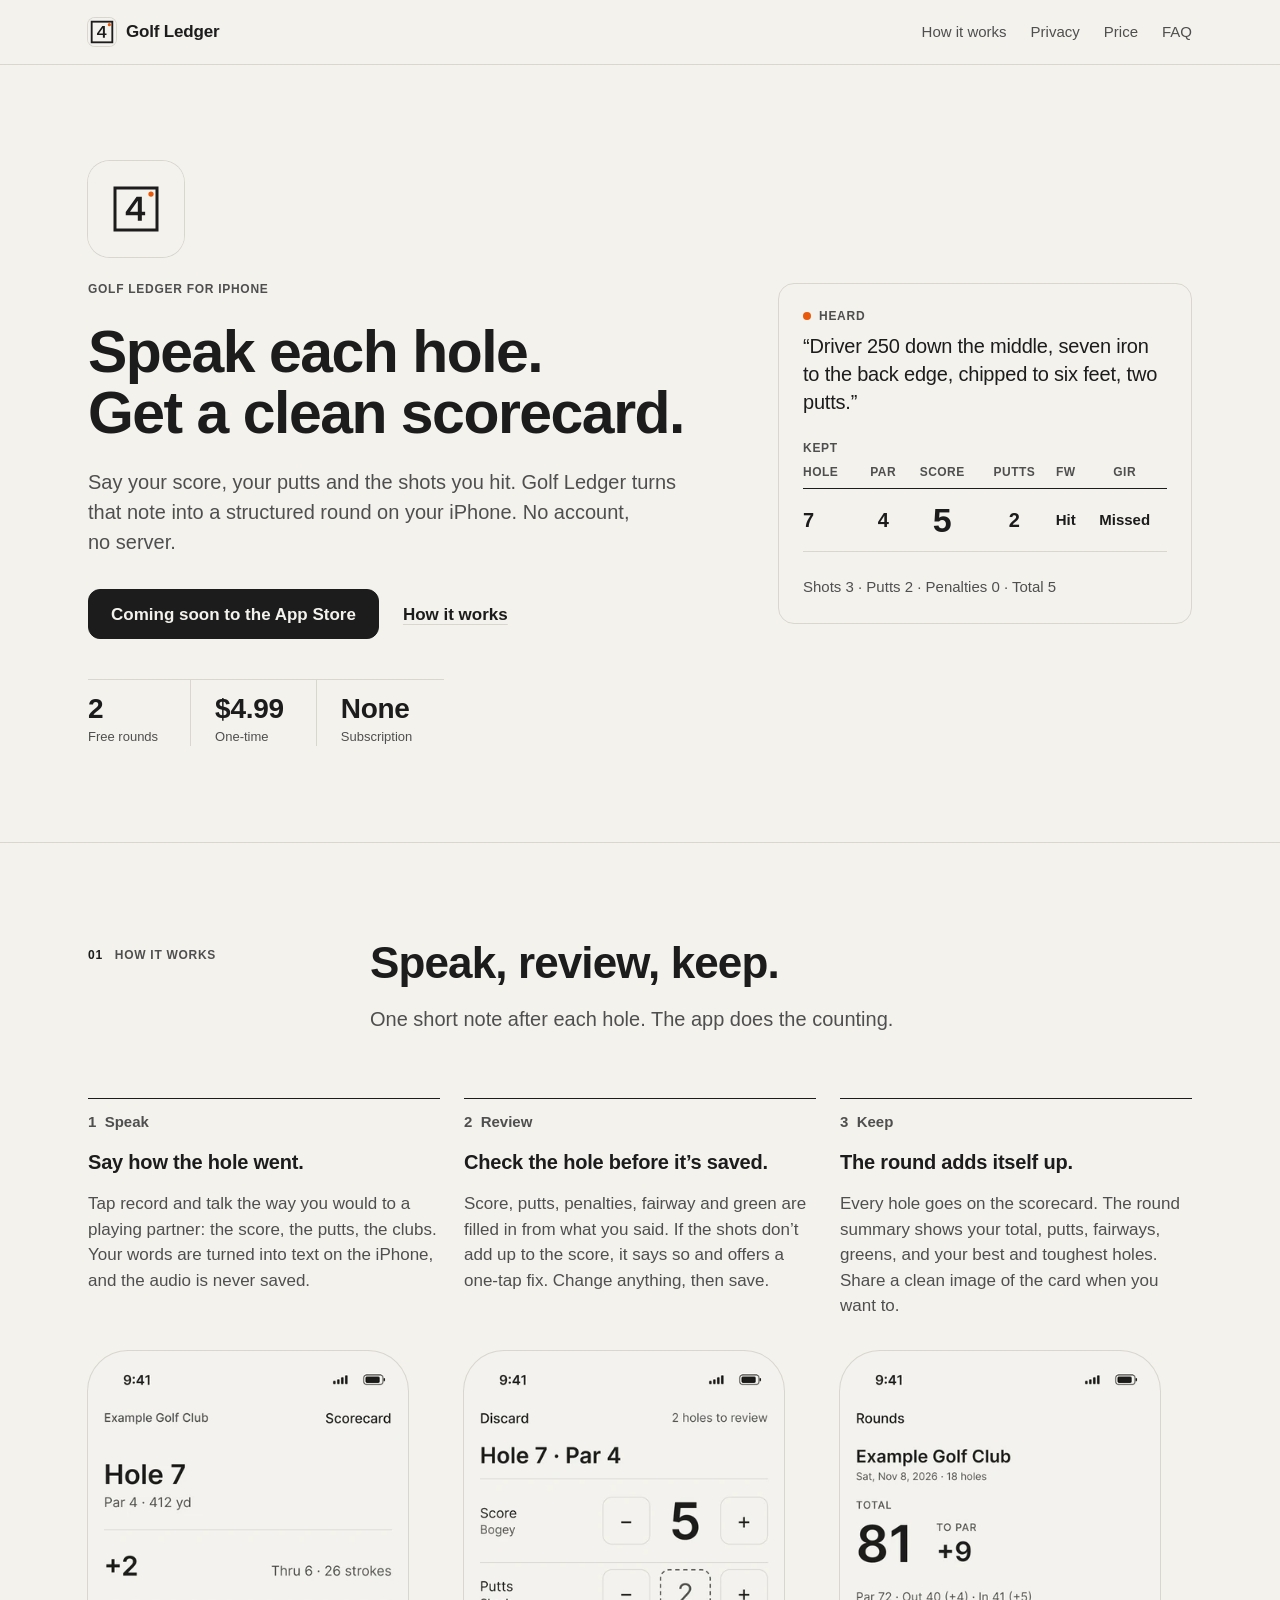
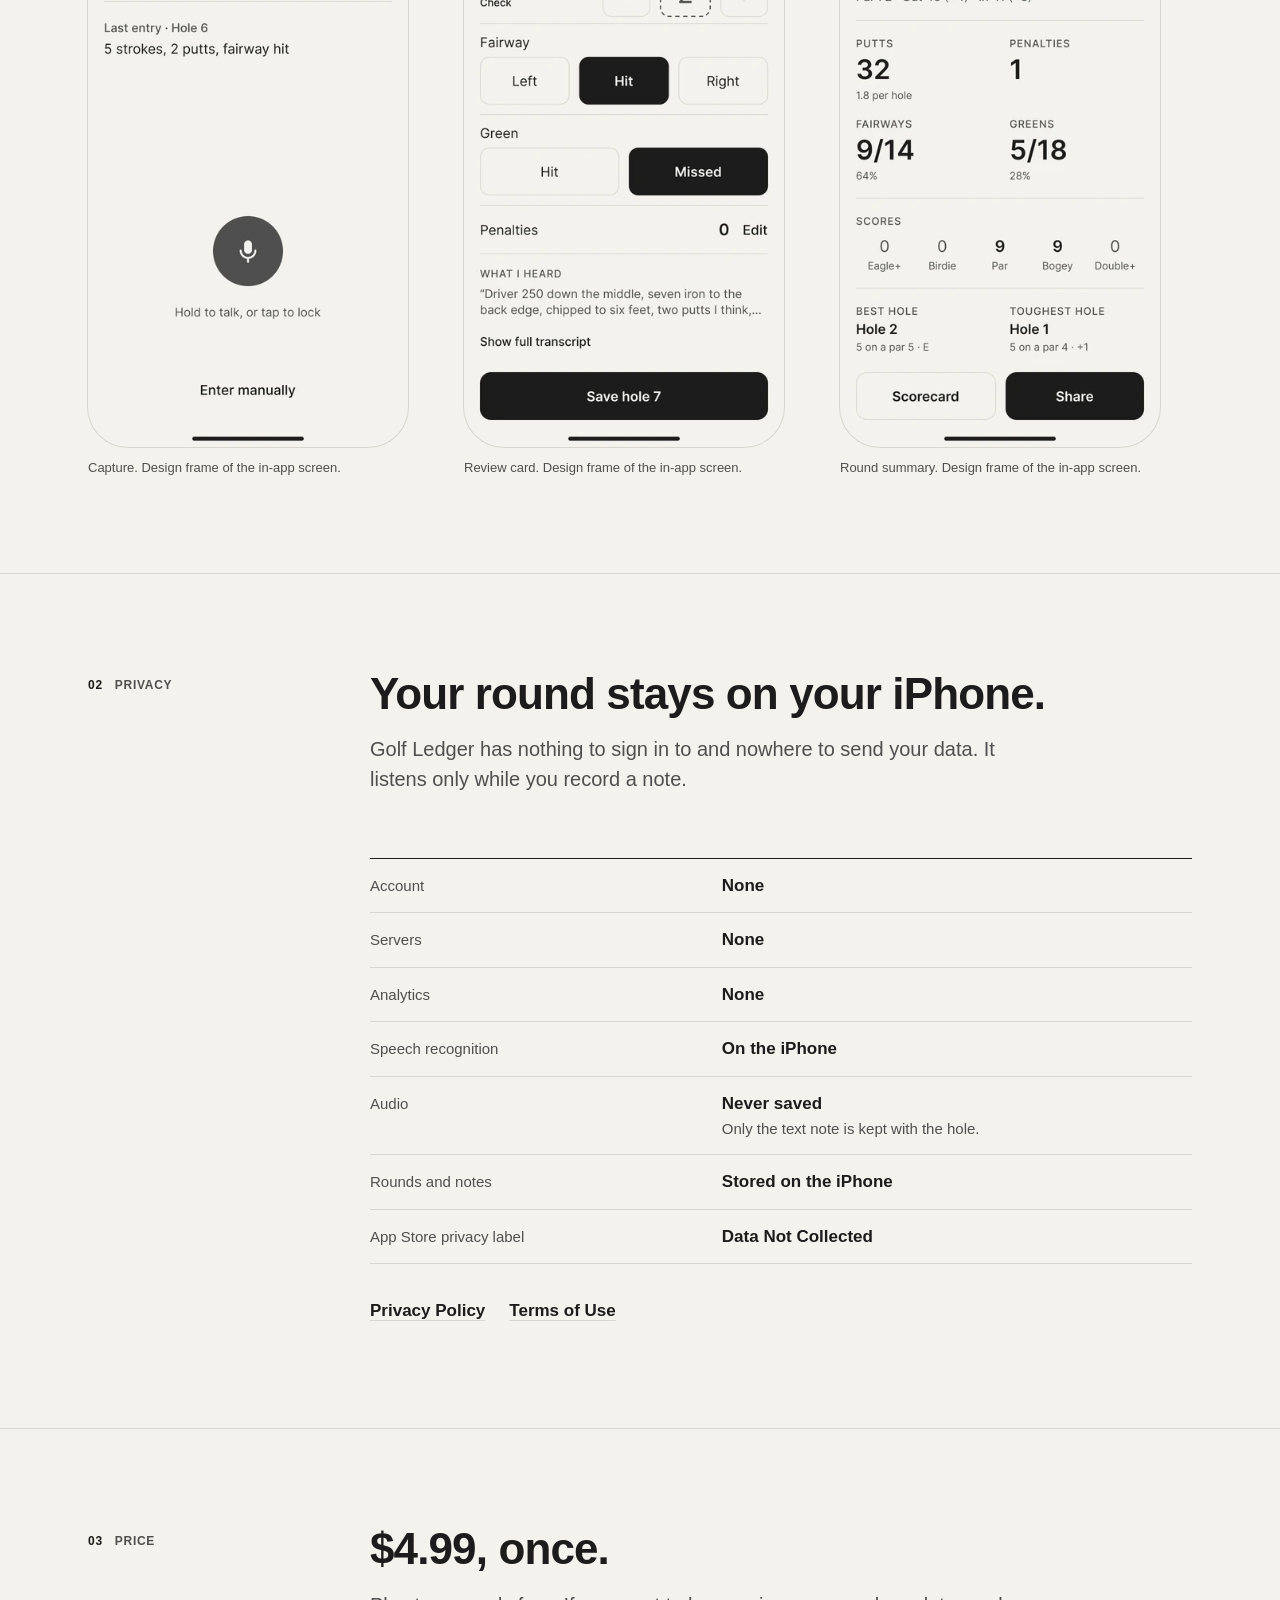
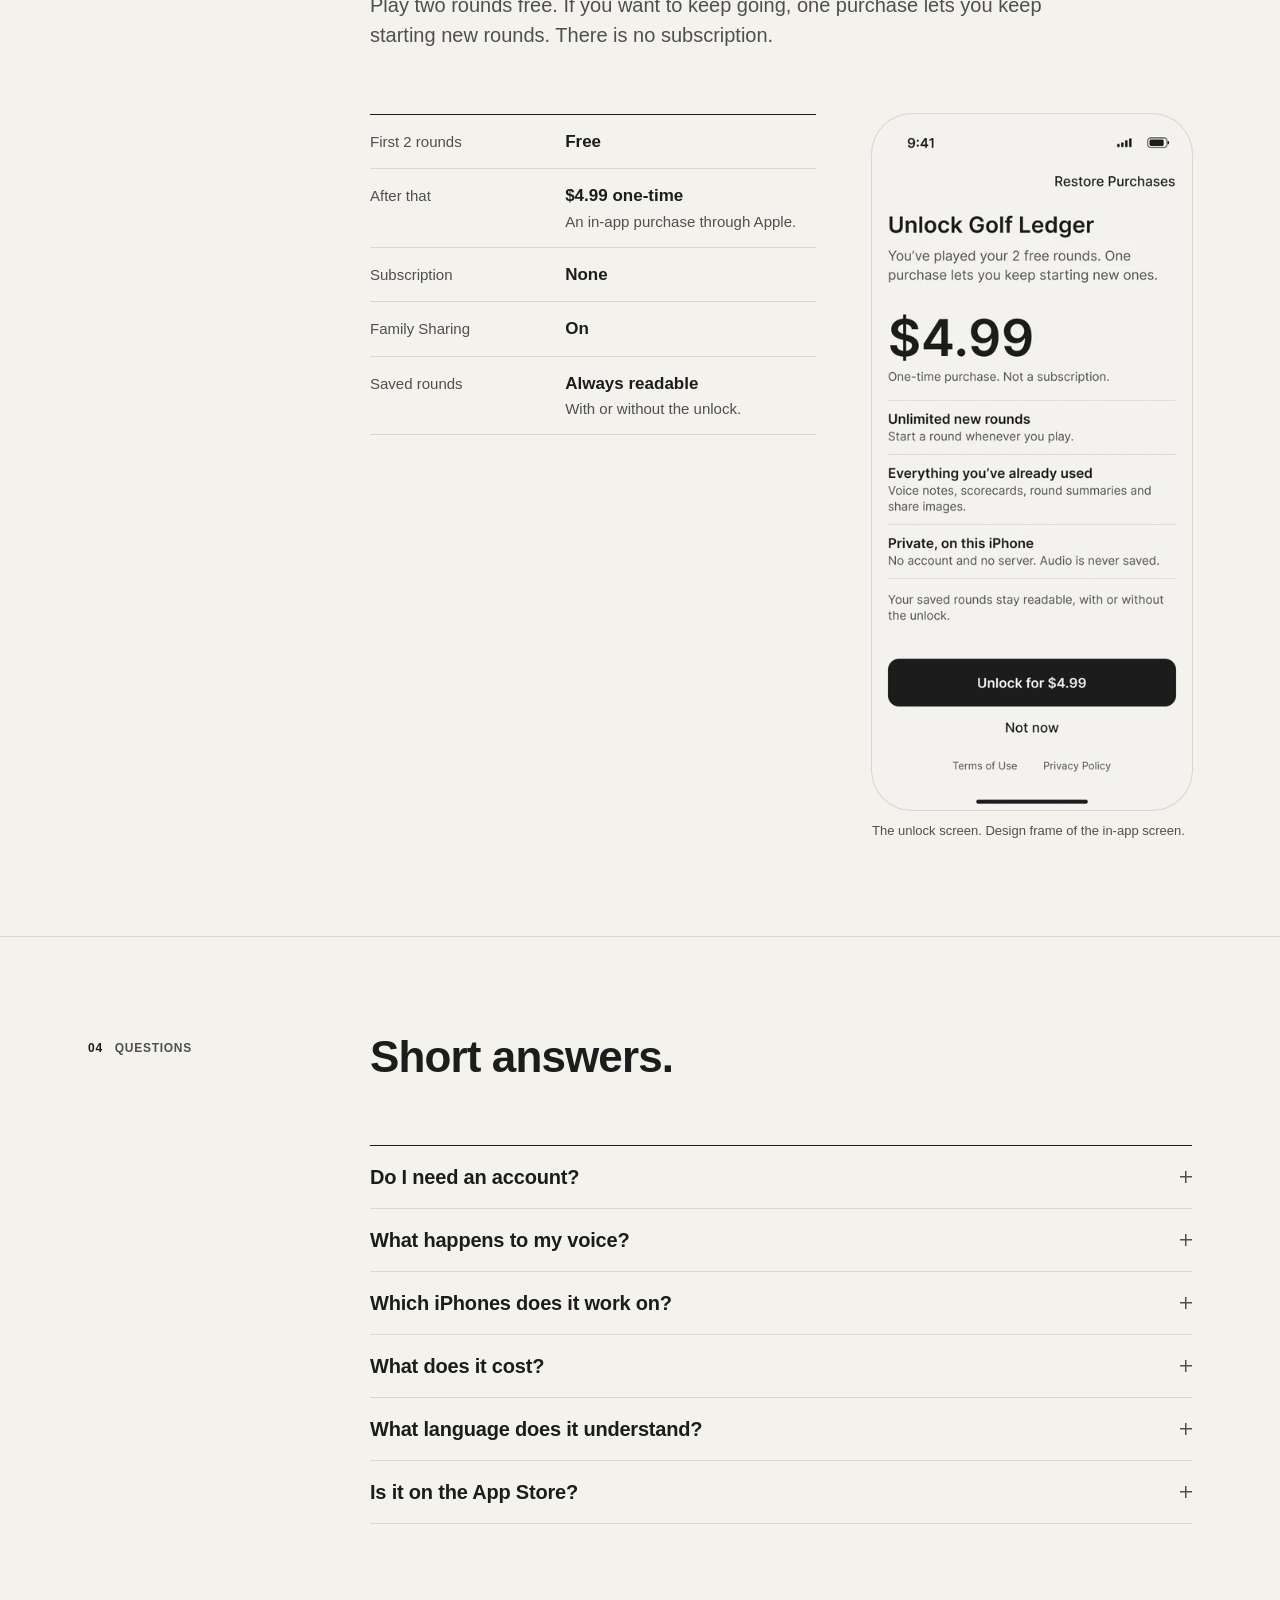
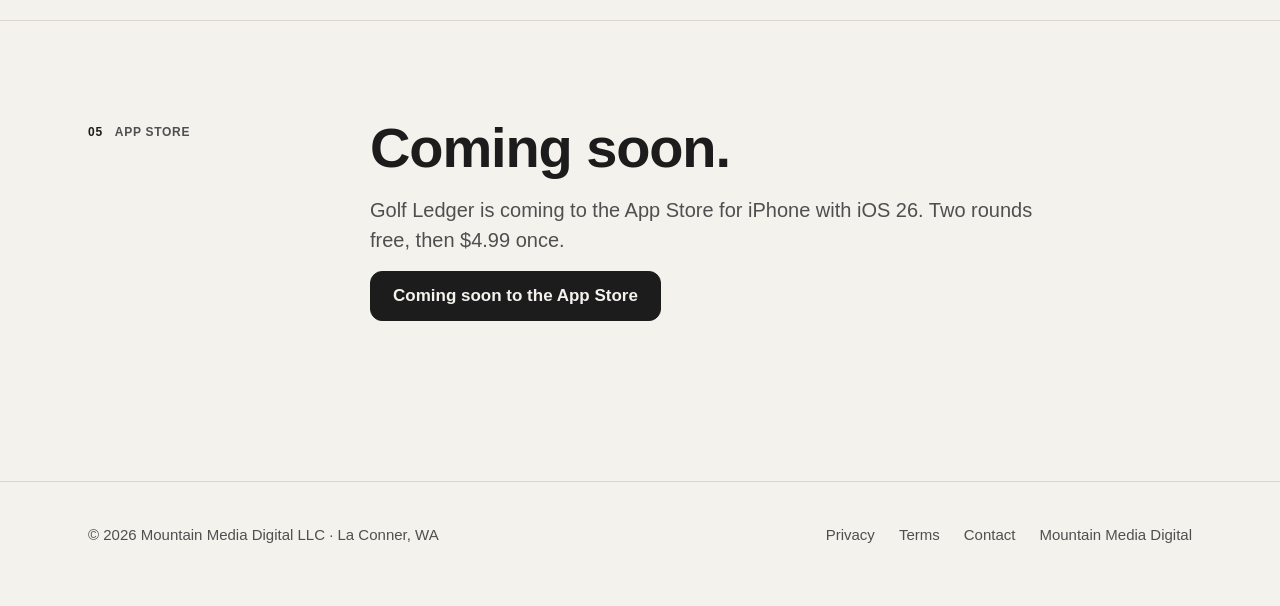
<file: golf-ledger/index.html>
<!DOCTYPE html>
<html lang="en">
<head>
<meta charset="utf-8">
<meta name="viewport" content="width=device-width, initial-scale=1, viewport-fit=cover">
<title>Golf Ledger: speak each hole, get a clean scorecard</title>
<meta name="description" content="Golf Ledger for iPhone turns a quick spoken note after each hole into a structured round: score, putts, fairways, greens and a scorecard. On the device. No account. Two rounds free, then $4.99 once.">
<link rel="canonical" href="https://mountainmediadigital.com/golf-ledger/">
<meta name="color-scheme" content="light dark">
<meta name="theme-color" content="#F4F2ED" media="(prefers-color-scheme: light)">
<meta name="theme-color" content="#121212" media="(prefers-color-scheme: dark)">

<meta property="og:type" content="website">
<meta property="og:site_name" content="Golf Ledger">
<meta property="og:title" content="Golf Ledger: speak each hole, get a clean scorecard">
<meta property="og:description" content="Say your score and the shots you hit. Golf Ledger keeps the round on your iPhone. No account. Two rounds free, then $4.99 once.">
<meta property="og:url" content="https://mountainmediadigital.com/golf-ledger/">
<meta property="og:image" content="https://mountainmediadigital.com/golf-ledger/og.png">
<meta property="og:image:width" content="1200">
<meta property="og:image:height" content="630">
<meta property="og:image:alt" content="Golf Ledger app icon beside a scorecard row: Hole 7, par 4, score 5, 2 putts.">
<meta name="twitter:card" content="summary_large_image">
<meta name="twitter:title" content="Golf Ledger: speak each hole, get a clean scorecard">
<meta name="twitter:description" content="Say your score and the shots you hit. Golf Ledger keeps the round on your iPhone.">
<meta name="twitter:image" content="https://mountainmediadigital.com/golf-ledger/og.png">
<meta name="twitter:image:alt" content="Golf Ledger app icon beside a scorecard row: Hole 7, par 4, score 5, 2 putts.">

<link rel="icon" href="/golf-ledger/icon.svg" type="image/svg+xml">
<link rel="icon" href="/golf-ledger/favicon-32.png" sizes="32x32" type="image/png">
<link rel="apple-touch-icon" href="/golf-ledger/apple-touch-icon.png">
<link rel="stylesheet" href="/golf-ledger/gl.css">

<!--
  PLACEHOLDERS (search this file for "TODO"):
  1. App Store. Two buttons (hero and #app-store) and the JSON-LD "downloadUrl".
     When the listing exists, use Apple's campaign link format, the same as the G site:
       https://apps.apple.com/app/apple-store/id<APP_ID>?pt=128826739&ct=website&mt=8
     Then swap the "Coming soon" buttons for Apple's official "Download on the App Store" badge.
  2. Screenshots. Every phone image is a Figma design frame (img/*.webp), labelled as such.
     Swap each <picture> for real 6.9" device screenshots at the same 402x874 ratio; keep the -light/-dark pairs.
-->
<script type="application/ld+json">
{
  "@context": "https://schema.org",
  "@graph": [
    {
      "@type": "MobileApplication",
      "name": "Golf Ledger",
      "operatingSystem": "iOS 26 or later",
      "applicationCategory": "SportsApplication",
      "url": "https://mountainmediadigital.com/golf-ledger/",
      "image": "https://mountainmediadigital.com/golf-ledger/apple-touch-icon.png",
      "description": "Speak a quick note after each hole. Golf Ledger turns it into a structured round and scorecard on your iPhone.",
      "offers": {
        "@type": "Offer",
        "price": "4.99",
        "priceCurrency": "USD",
        "description": "Two rounds free, then a one-time $4.99 in-app purchase. No subscription. Family Sharing supported."
      },
      "publisher": {
        "@type": "Organization",
        "name": "Mountain Media Digital LLC",
        "url": "https://mountainmediadigital.com/",
        "email": "hello@mountainmediadigital.com"
      }
    },
    {
      "@type": "FAQPage",
      "mainEntity": [
        { "@type": "Question", "name": "Do I need an account?", "acceptedAnswer": { "@type": "Answer", "text": "No. There is no account and no sign-in." } },
        { "@type": "Question", "name": "What happens to my voice?", "acceptedAnswer": { "@type": "Answer", "text": "Speech is turned into text on the iPhone while you record. The audio is never saved. Only the text note is kept with the hole." } },
        { "@type": "Question", "name": "Which iPhones does it work on?", "acceptedAnswer": { "@type": "Answer", "text": "Any iPhone that runs iOS 26. Voice notes work on all of them. On iPhones without Apple Intelligence, short phrases like \"Driver, fairway, 4\" read best." } },
        { "@type": "Question", "name": "What does it cost?", "acceptedAnswer": { "@type": "Answer", "text": "Your first two rounds are free. After that, a one-time $4.99 in-app purchase lets you keep starting new rounds. No subscription. Family Sharing is on. Saved rounds stay readable with or without the unlock." } },
        { "@type": "Question", "name": "What language does it understand?", "acceptedAnswer": { "@type": "Answer", "text": "US English." } },
        { "@type": "Question", "name": "Is it on the App Store?", "acceptedAnswer": { "@type": "Answer", "text": "Not yet. Golf Ledger is coming soon to the App Store." } }
      ]
    }
  ]
}
</script>
<style>
  /* Hero */
  .hero { padding-block: var(--s9) var(--s9); border-bottom: 1px solid var(--rule); }
  .hero h1 { font-size: clamp(40px, 4.6vw, 60px); }
  .hero .wrap { display: grid; grid-template-columns: repeat(12, minmax(0, 1fr)); column-gap: var(--s5); row-gap: var(--s8); align-items: center; }
  .hero-copy { grid-column: 1 / span 7; display: grid; gap: var(--s5); justify-items: start; }
  .hero-copy .lead { max-width: 30em; }
  .hero-card { grid-column: 8 / -1; padding-left: var(--s6); }
  .act { display: flex; flex-wrap: wrap; align-items: center; gap: var(--s3) var(--s5); margin-top: var(--s2); }
  .hero h1 span { display: block; }
  .facts { display: grid; grid-template-columns: repeat(3, auto); justify-content: start; margin-top: var(--s4); border-top: 1px solid var(--rule); }
  .facts > div { display: flex; flex-direction: column-reverse; gap: 2px; padding: var(--s3) var(--s6) 0 0; }
  .facts > div + div { padding-left: var(--s5); border-left: 1px solid var(--rule); }
  .facts dt { font-size: 13px; line-height: 18px; color: var(--graphite); }
  .facts dd { font-size: 28px; line-height: 34px; font-weight: 600; letter-spacing: -0.01em; }
  @media (max-width: 960px) {
    .hero-copy { grid-column: 1 / -1; }
    .hero-card { grid-column: 1 / -1; max-width: 560px; width: 100%; padding-left: 0; }
  }
  @media (max-width: 640px) {
    .hero { padding-block: var(--s7) var(--s8); }
    .hero .wrap { row-gap: var(--s7); }
    .icon { width: 80px; height: 80px; }
    .act .btn { width: 100%; }
    .facts { grid-template-columns: repeat(3, minmax(0, 1fr)); width: 100%; }
    .facts > div { padding-right: var(--s3); }
    .facts > div + div { padding-left: var(--s3); }
    .facts dd { font-size: 24px; line-height: 30px; }
  }

  /* Heard → kept: the scorecard row as the hero visual */
  .kept { border: 1px solid var(--rule); border-radius: 16px; padding: var(--s5); display: grid; gap: var(--s5); }
  .heard { display: grid; gap: var(--s2); }
  .heard .label { display: flex; align-items: center; gap: var(--s2); }
  .rec { width: 8px; height: 8px; border-radius: 50%; background: var(--signal); flex: none; }
  .heard blockquote { margin: 0; font-size: 20px; line-height: 28px; letter-spacing: -0.01em; }
  .card-table { width: 100%; border-collapse: collapse; text-align: center; }
  .card-table caption { text-align: left; padding-bottom: var(--s2); }
  .card-table th { font-size: 12px; line-height: 16px; font-weight: 600; letter-spacing: 0.04em; text-transform: uppercase; color: var(--graphite); padding: 0 0 var(--s2); border-bottom: 1px solid var(--ink); }
  .card-table td { font-size: 20px; line-height: 20px; font-weight: 600; padding: 14px 0; border-bottom: 1px solid var(--rule); }
  .card-table td.sm { font-size: 15px; font-weight: 600; }
  .card-table th:first-child, .card-table td:first-child { text-align: left; }
  .card-table .big { font-size: 34px; line-height: 34px; }
  .tally { font-size: 15px; color: var(--graphite); }
  @media (max-width: 400px) {
    .kept { padding: var(--s4); }
    .card-table td { font-size: 17px; }
    .card-table td.sm { font-size: 13px; }
    .card-table th { font-size: 11px; letter-spacing: 0.02em; }
  }

  /* Steps with phone frames */
  .steps { display: grid; grid-template-columns: repeat(3, minmax(0, 1fr)); grid-template-rows: repeat(4, auto); column-gap: var(--s5); row-gap: 0; }
  .step { display: grid; grid-row: span 4; grid-template-rows: subgrid; row-gap: var(--s4); align-content: start; }
  .step .n { font-size: 15px; font-weight: 600; color: var(--graphite); border-top: 1px solid var(--ink); padding-top: var(--s3); }
  .step p { color: var(--graphite); max-width: 32em; }
  .step .phone { margin-top: var(--s4); }
  @media (max-width: 860px) {
    .steps { grid-template-columns: 1fr; grid-template-rows: none; row-gap: var(--s8); }
    .step { grid-row: auto; grid-template-rows: none; }
  }

  .phone { width: 100%; max-width: 320px; }
  .phone picture, .phone img { display: block; width: 100%; height: auto; aspect-ratio: 402 / 874; border-radius: 12.5% / 5.75%; }
  .phone img { box-shadow: 0 0 0 1px var(--rule); background: var(--paper); }
  .phone figcaption { margin-top: var(--s3); font-size: 13px; line-height: 18px; color: var(--graphite); }
  @media (max-width: 860px) { .phone { max-width: min(320px, 82vw); } }

  /* Two-column feature sections */
  .split { display: grid; grid-template-columns: repeat(12, minmax(0, 1fr)); column-gap: var(--s5); row-gap: var(--s7); align-items: start; }
  .split > .main { grid-column: 4 / span 5; display: grid; gap: var(--s6); }
  .split > .side { grid-column: 9 / -1; justify-self: end; width: 100%; display: flex; justify-content: flex-end; }
  .split > .wide { grid-column: 4 / -1; }
  @media (max-width: 1060px) {
    .split > .main { grid-column: 4 / span 5; }
    .split > .side { grid-column: 9 / -1; }
  }
  @media (max-width: 860px) {
    .split > .main, .split > .side, .split > .wide { grid-column: 1 / -1; justify-self: start; justify-content: flex-start; }
  }
  .textlink { font-size: 17px; font-weight: 600; text-decoration: underline; text-decoration-color: var(--rule); text-underline-offset: 0.25em; display: inline-flex; min-height: 44px; align-items: center; }
  .textlink:hover { text-decoration-color: currentColor; }
  .links { display: flex; flex-wrap: wrap; gap: 0 var(--s5); }

  /* FAQ */
  .faq { border-top: 1px solid var(--ink); }
  .faq details { border-bottom: 1px solid var(--rule); }
  .faq summary { list-style: none; cursor: pointer; display: flex; justify-content: space-between; align-items: center; gap: var(--s4); padding: 18px 0; font-size: 20px; line-height: 26px; font-weight: 600; letter-spacing: -0.01em; }
  .faq summary::-webkit-details-marker { display: none; }
  .faq summary::after { content: ""; flex: none; width: 12px; height: 12px; background: linear-gradient(currentColor, currentColor) center / 12px 1.5px no-repeat, linear-gradient(currentColor, currentColor) center / 1.5px 12px no-repeat; color: var(--graphite); }
  .faq details[open] summary::after { background: linear-gradient(currentColor, currentColor) center / 12px 1.5px no-repeat; }
  .faq summary:focus-visible { outline-offset: -2px; }
  .faq p { padding: 0 0 var(--s5); color: var(--graphite); max-width: 36em; }

  /* Closing */
  .get { display: grid; gap: var(--s5); justify-items: start; }
  .get h2 { font-size: clamp(34px, 5vw, 56px); }
</style>
</head>
<body>
<a class="skip" href="#main">Skip to content</a>

<header class="bar">
  <div class="wrap">
    <a class="brand" href="/golf-ledger/" aria-label="Golf Ledger home">
      <svg class="mark" viewBox="208 208 608 608" aria-hidden="true" focusable="false"><rect class="p" x="208" y="208" width="608" height="608"/><rect class="s" x="288" y="288" width="448" height="448" fill="none" stroke-width="40"/><path class="i" d="M402.46 578.6V542.91L518.41 380H546.77V425.22H530.9L448.09 541.72V542.08H609.54V578.6ZM531.17 636V380H574.2V636Z"/><circle class="d" cx="672" cy="352" r="34"/></svg>
      <span>Golf Ledger</span>
    </a>
    <nav class="nav" aria-label="Golf Ledger">
      <a href="#how">How it works</a>
      <a href="#privacy">Privacy</a>
      <a href="#price">Price</a>
      <a href="#faq">FAQ</a>
    </nav>
  </div>
</header>

<main id="main">

  <section class="hero" aria-labelledby="hero-h">
    <div class="wrap">
      <div class="hero-copy">
        <svg class="icon mark" viewBox="0 0 1024 1024" role="img" aria-label="Golf Ledger app icon"><rect class="p" width="1024" height="1024"/><rect class="s" x="288" y="288" width="448" height="448" fill="none" stroke-width="32"/><path class="i" d="M402.46 578.6V542.91L518.41 380H546.77V425.22H530.9L448.09 541.72V542.08H609.54V578.6ZM531.17 636V380H574.2V636Z"/><circle class="d" cx="672" cy="352" r="28"/></svg>
        <p class="label">Golf Ledger for iPhone</p>
        <h1 id="hero-h"><span>Speak each hole.</span> <span>Get a clean scorecard.</span></h1>
        <p class="lead">Say your score, your putts and the shots you hit. Golf Ledger turns that note into a structured round on your iPhone. No account, no server.</p>
        <div class="act">
          <!-- TODO: App Store. Replace href with https://apps.apple.com/app/apple-store/id<APP_ID>?pt=128826739&ct=website&mt=8
               and swap the label for Apple's official "Download on the App Store" badge. Do not guess the id. -->
          <a class="btn" href="#app-store" data-app-store="placeholder">Coming soon to the App Store</a>
          <a class="textlink" href="#how">How it works</a>
        </div>
        <dl class="facts" aria-label="At a glance">
          <div><dt>Free rounds</dt><dd>2</dd></div>
          <div><dt>One-time</dt><dd>$4.99</dd></div>
          <div><dt>Subscription</dt><dd>None</dd></div>
        </dl>
      </div>

      <div class="hero-card">
        <figure class="kept" aria-labelledby="kept-cap">
          <div class="heard">
            <p class="label"><span class="rec" aria-hidden="true"></span>Heard</p>
            <blockquote><p>&ldquo;Driver 250 down the middle, seven iron to the back edge, chipped to six feet, two putts.&rdquo;</p></blockquote>
          </div>
          <table class="card-table">
            <caption class="label" id="kept-cap">Kept</caption>
            <thead><tr><th scope="col">Hole</th><th scope="col">Par</th><th scope="col">Score</th><th scope="col">Putts</th><th scope="col">FW</th><th scope="col">GIR</th></tr></thead>
            <tbody><tr><td>7</td><td>4</td><td class="big">5</td><td>2</td><td class="sm">Hit</td><td class="sm">Missed</td></tr></tbody>
          </table>
          <p class="tally">Shots 3 &middot; Putts 2 &middot; Penalties 0 &middot; Total 5</p>
        </figure>
      </div>
    </div>
  </section>

  <section class="sec" id="how" aria-labelledby="how-h">
    <div class="wrap">
      <div class="sec-head">
        <p class="label"><span class="n">01</span>How it works</p>
        <div class="copy">
          <h2 id="how-h">Speak, review, keep.</h2>
          <p class="lead">One short note after each hole. The app does the counting.</p>
        </div>
      </div>
      <ol class="steps">
        <li class="step">
          <p class="n">1 &nbsp;Speak</p>
          <h3>Say how the hole went.</h3>
          <p>Tap record and talk the way you would to a playing partner: the score, the putts, the clubs. Your words are turned into text on the iPhone, and the audio is never saved.</p>
          <figure class="phone">
            <picture>
              <source media="(prefers-color-scheme: dark)" srcset="/golf-ledger/img/capture-dark.webp 402w, /golf-ledger/img/capture-dark@2x.webp 804w" sizes="(max-width: 860px) 82vw, 320px">
              <img src="/golf-ledger/img/capture-light.webp" srcset="/golf-ledger/img/capture-light.webp 402w, /golf-ledger/img/capture-light@2x.webp 804w" sizes="(max-width: 860px) 82vw, 320px" width="402" height="874" loading="lazy" decoding="async" alt="Golf Ledger capture screen for hole 7, par 4. The round is +2 through 6. A round record button sits at the bottom with the hint Hold to talk, or tap to lock.">
            </picture>
            <figcaption>Capture. Design frame of the in-app screen.</figcaption>
          </figure>
        </li>
        <li class="step">
          <p class="n">2 &nbsp;Review</p>
          <h3>Check the hole before it&rsquo;s saved.</h3>
          <p>Score, putts, penalties, fairway and green are filled in from what you said. If the shots don&rsquo;t add up to the score, it says so and offers a one-tap fix. Change anything, then save.</p>
          <figure class="phone">
            <picture>
              <source media="(prefers-color-scheme: dark)" srcset="/golf-ledger/img/review-dark.webp 402w, /golf-ledger/img/review-dark@2x.webp 804w" sizes="(max-width: 860px) 82vw, 320px">
              <img src="/golf-ledger/img/review-light.webp" srcset="/golf-ledger/img/review-light.webp 402w, /golf-ledger/img/review-light@2x.webp 804w" sizes="(max-width: 860px) 82vw, 320px" width="402" height="874" loading="lazy" decoding="async" alt="Golf Ledger review card for hole 7: score 5, 2 putts, fairway and green choices, and the transcript it heard, with a Save hole 7 button.">
            </picture>
            <figcaption>Review card. Design frame of the in-app screen.</figcaption>
          </figure>
        </li>
        <li class="step">
          <p class="n">3 &nbsp;Keep</p>
          <h3>The round adds itself up.</h3>
          <p>Every hole goes on the scorecard. The round summary shows your total, putts, fairways, greens, and your best and toughest holes. Share a clean image of the card when you want to.</p>
          <figure class="phone">
            <picture>
              <source media="(prefers-color-scheme: dark)" srcset="/golf-ledger/img/summary-dark.webp 402w, /golf-ledger/img/summary-dark@2x.webp 804w" sizes="(max-width: 860px) 82vw, 320px">
              <img src="/golf-ledger/img/summary-light.webp" srcset="/golf-ledger/img/summary-light.webp 402w, /golf-ledger/img/summary-light@2x.webp 804w" sizes="(max-width: 860px) 82vw, 320px" width="402" height="874" loading="lazy" decoding="async" alt="Golf Ledger round summary: total 81, +9 to par, 32 putts, 1 penalty, 9 of 14 fairways, 5 of 18 greens, with Scorecard and Share buttons.">
            </picture>
            <figcaption>Round summary. Design frame of the in-app screen.</figcaption>
          </figure>
        </li>
      </ol>
    </div>
  </section>

  <section class="sec" id="privacy" aria-labelledby="privacy-h">
    <div class="wrap">
      <div class="sec-head">
        <p class="label"><span class="n">02</span>Privacy</p>
        <div class="copy">
          <h2 id="privacy-h">Your round stays on your iPhone.</h2>
          <p class="lead">Golf Ledger has nothing to sign in to and nowhere to send your data. It listens only while you record a note.</p>
        </div>
      </div>
      <div class="split">
        <div class="wide">
          <dl class="ledger">
            <div><dt>Account</dt><dd>None</dd></div>
            <div><dt>Servers</dt><dd>None</dd></div>
            <div><dt>Analytics</dt><dd>None</dd></div>
            <div><dt>Speech recognition</dt><dd>On the iPhone</dd></div>
            <div><dt>Audio</dt><dd>Never saved<span>Only the text note is kept with the hole.</span></dd></div>
            <div><dt>Rounds and notes</dt><dd>Stored on the iPhone</dd></div>
            <div><dt>App Store privacy label</dt><dd>Data Not Collected</dd></div>
          </dl>
          <p class="links" style="margin-top: var(--s5)"><a class="textlink" href="/golf-ledger/privacy/">Privacy Policy</a><a class="textlink" href="/golf-ledger/terms/">Terms of Use</a></p>
        </div>
      </div>
    </div>
  </section>

  <section class="sec" id="price" aria-labelledby="price-h">
    <div class="wrap">
      <div class="sec-head">
        <p class="label"><span class="n">03</span>Price</p>
        <div class="copy">
          <h2 id="price-h">$4.99, once.</h2>
          <p class="lead">Play two rounds free. If you want to keep going, one purchase lets you keep starting new rounds. There is no subscription.</p>
        </div>
      </div>
      <div class="split">
        <div class="main">
          <dl class="ledger">
            <div><dt>First 2 rounds</dt><dd>Free</dd></div>
            <div><dt>After that</dt><dd>$4.99 one-time<span>An in-app purchase through Apple.</span></dd></div>
            <div><dt>Subscription</dt><dd>None</dd></div>
            <div><dt>Family Sharing</dt><dd>On</dd></div>
            <div><dt>Saved rounds</dt><dd>Always readable<span>With or without the unlock.</span></dd></div>
          </dl>
        </div>
        <div class="side">
          <figure class="phone">
            <picture>
              <source media="(prefers-color-scheme: dark)" srcset="/golf-ledger/img/paywall-dark.webp 402w, /golf-ledger/img/paywall-dark@2x.webp 804w" sizes="(max-width: 860px) 82vw, 320px">
              <img src="/golf-ledger/img/paywall-light.webp" srcset="/golf-ledger/img/paywall-light.webp 402w, /golf-ledger/img/paywall-light@2x.webp 804w" sizes="(max-width: 860px) 82vw, 320px" width="402" height="874" loading="lazy" decoding="async" alt="Golf Ledger unlock screen: You've played your 2 free rounds. $4.99, one-time purchase, not a subscription. Buttons for Unlock for $4.99, Not now and Restore Purchases.">
            </picture>
            <figcaption>The unlock screen. Design frame of the in-app screen.</figcaption>
          </figure>
        </div>
      </div>
    </div>
  </section>

  <section class="sec" id="faq" aria-labelledby="faq-h">
    <div class="wrap">
      <div class="sec-head">
        <p class="label"><span class="n">04</span>Questions</p>
        <div class="copy"><h2 id="faq-h">Short answers.</h2></div>
      </div>
      <div class="split">
        <div class="wide faq">
          <details><summary>Do I need an account?</summary><p>No. There is no account and no sign-in.</p></details>
          <details><summary>What happens to my voice?</summary><p>Speech is turned into text on the iPhone while you record. The audio is never saved. Only the text note is kept with the hole.</p></details>
          <details><summary>Which iPhones does it work on?</summary><p>Any iPhone that runs iOS 26. Voice notes work on all of them. On iPhones without Apple Intelligence, short phrases like &ldquo;Driver, fairway, 4&rdquo; read best.</p></details>
          <details><summary>What does it cost?</summary><p>Your first two rounds are free. After that, a one-time $4.99 in-app purchase lets you keep starting new rounds. No subscription. Family Sharing is on. Saved rounds stay readable with or without the unlock.</p></details>
          <details><summary>What language does it understand?</summary><p>US English.</p></details>
          <details><summary>Is it on the App Store?</summary><p>Not yet. Golf Ledger is coming soon to the App Store.</p></details>
        </div>
      </div>
    </div>
  </section>

  <section class="sec" id="app-store" aria-labelledby="get-h">
    <div class="wrap">
      <div class="sec-head">
        <p class="label"><span class="n">05</span>App Store</p>
        <div class="copy get">
          <!-- TODO: App Store. When live, change this heading to "Get Golf Ledger." -->
          <h2 id="get-h">Coming soon.</h2>
          <p class="lead">Golf Ledger is coming to the App Store for iPhone with iOS 26. Two rounds free, then $4.99 once.</p>
          <!-- TODO: App Store. Same swap as the hero button: campaign link with the real id + Apple's official badge. -->
          <a class="btn" href="#app-store" data-app-store="placeholder">Coming soon to the App Store</a>
        </div>
      </div>
    </div>
  </section>

</main>

<footer class="foot">
  <div class="wrap">
    <p>&copy; 2026 Mountain Media Digital LLC &middot; La Conner, WA</p>
    <nav aria-label="Footer">
      <a href="/golf-ledger/privacy/">Privacy</a>
      <a href="/golf-ledger/terms/">Terms</a>
      <a href="mailto:hello@mountainmediadigital.com">Contact</a>
      <a href="/">Mountain Media Digital</a>
    </nav>
  </div>
</footer>
</body>
</html>
</file>
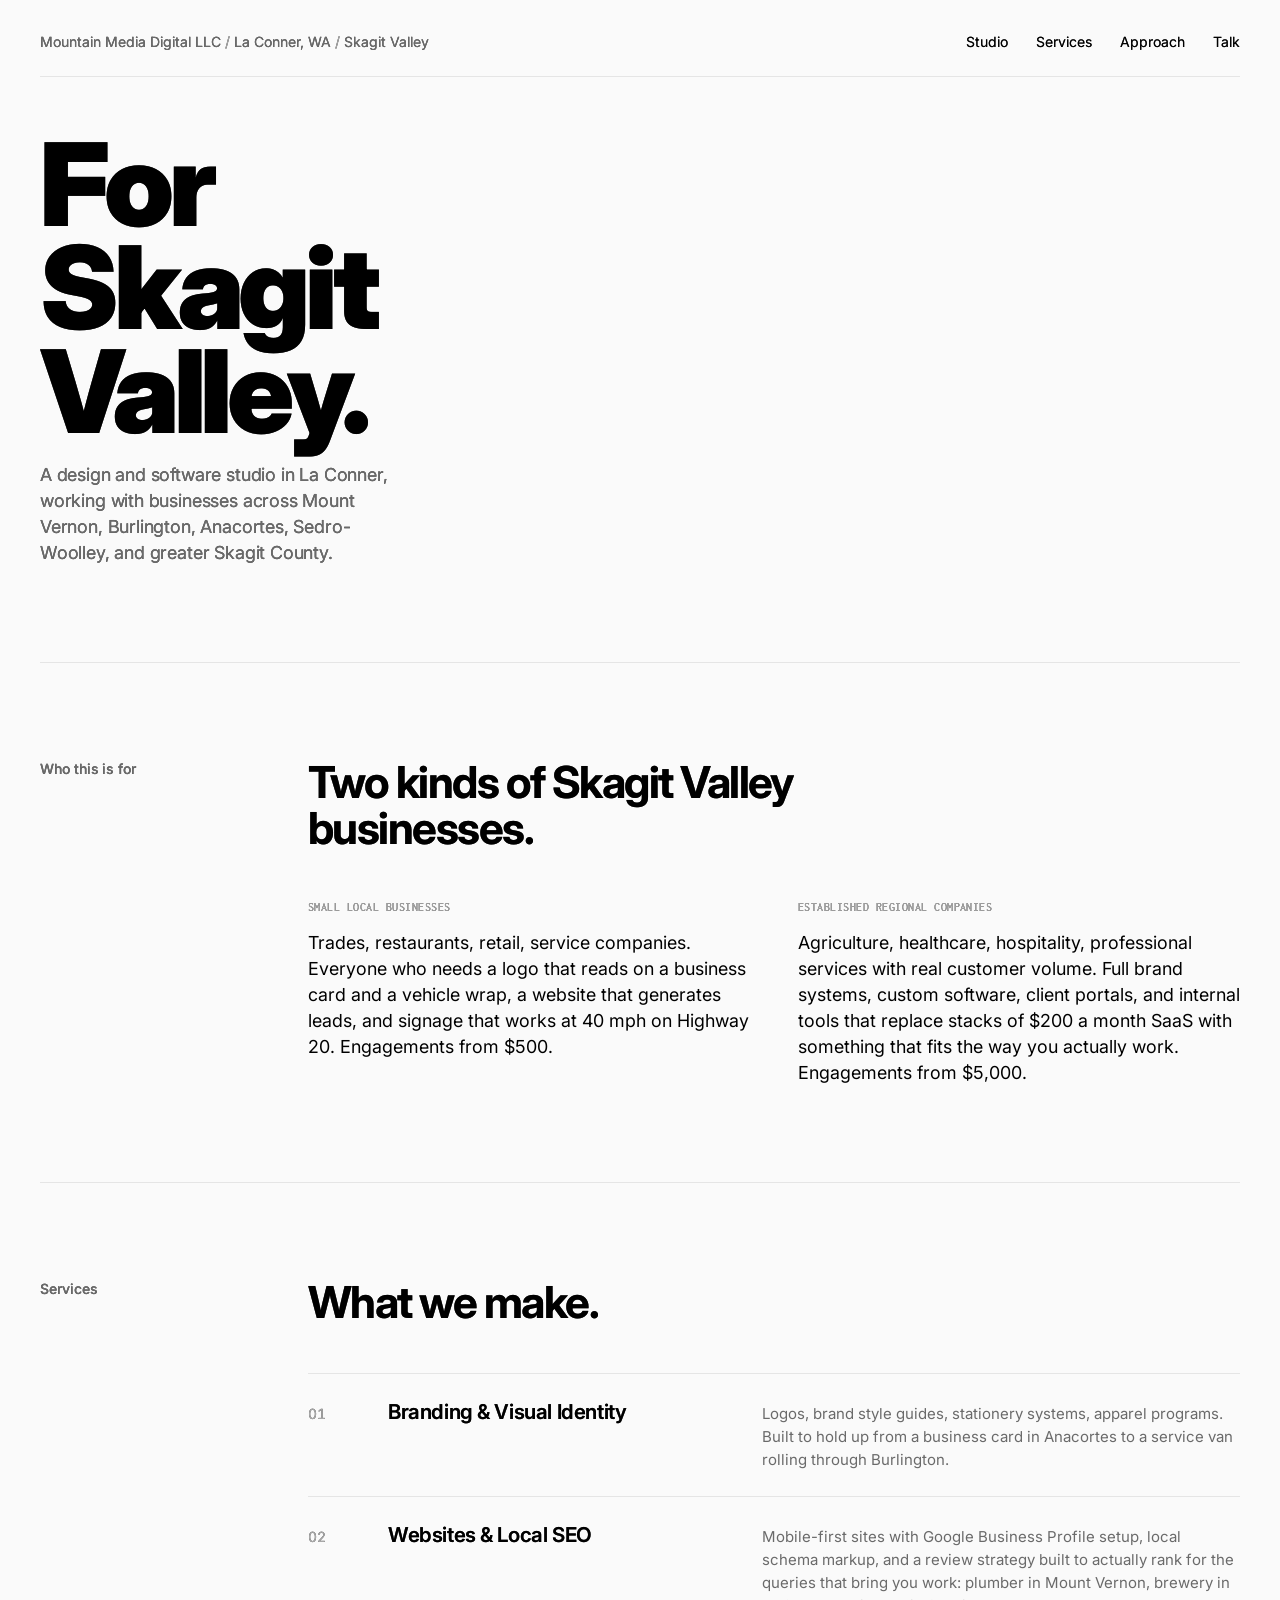
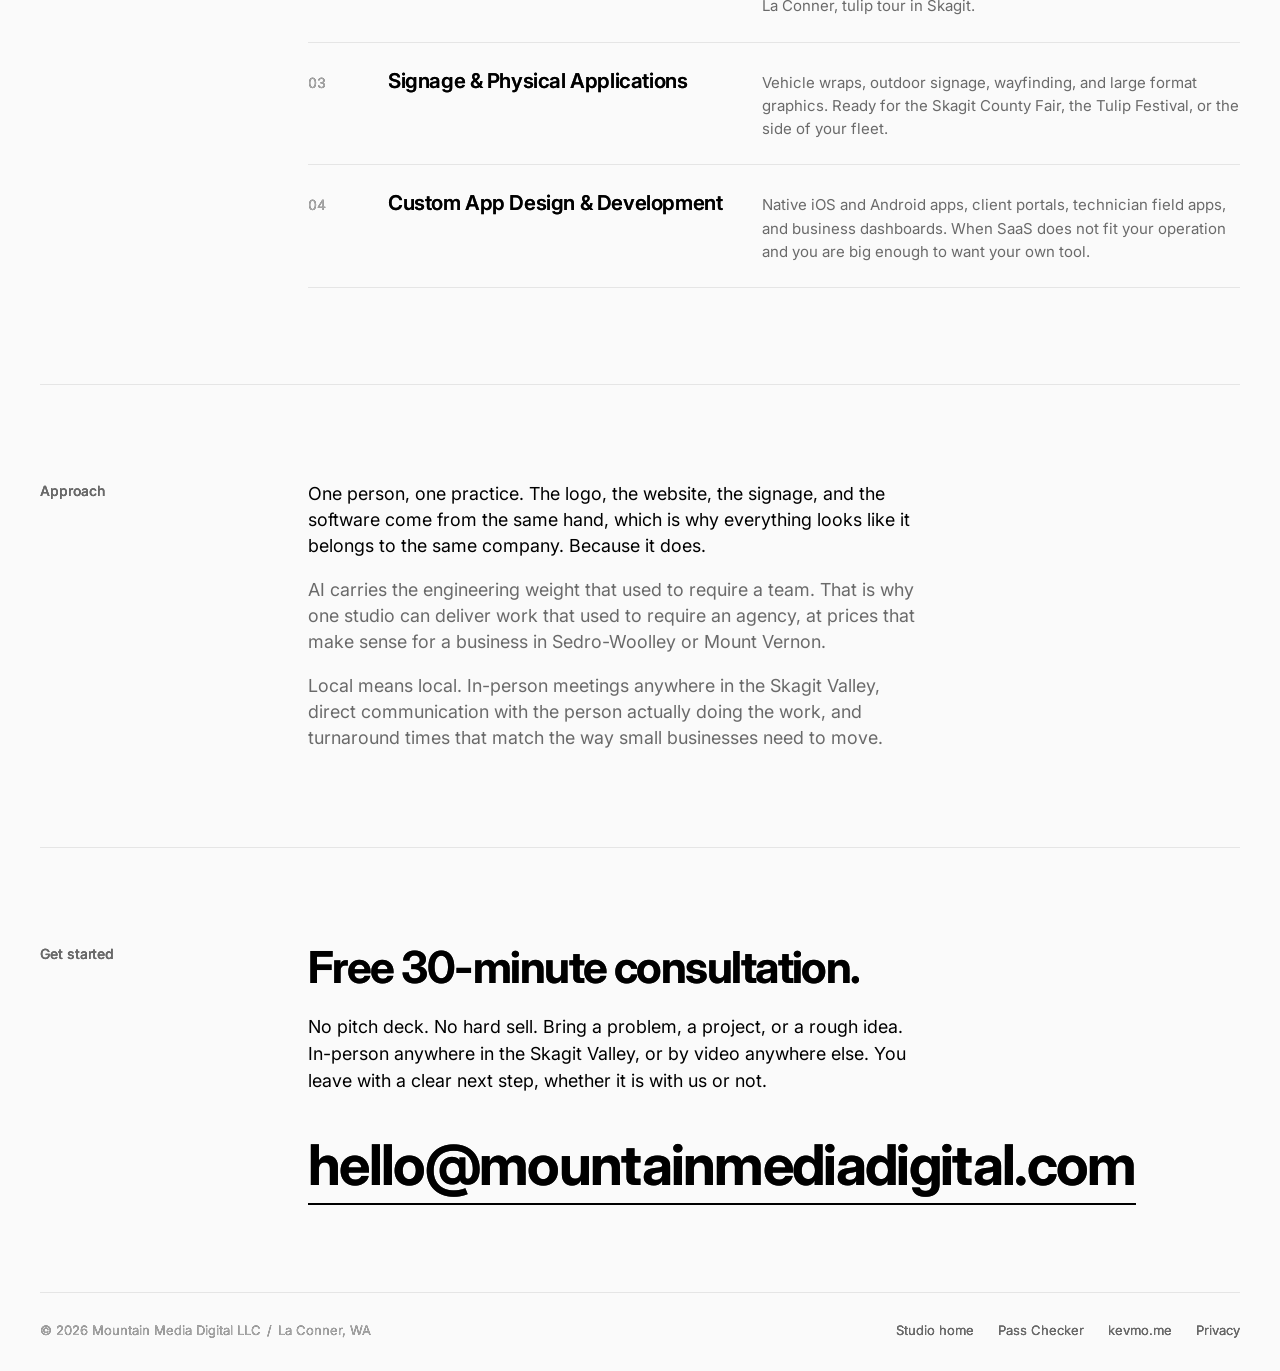
<file: skagit-valley/index.html>
<!DOCTYPE html>
<html lang="en">
<head>
<meta charset="UTF-8">
<meta name="viewport" content="width=device-width, initial-scale=1.0">
<title>Skagit Valley Web Design, Branding & App Development — Mountain Media Digital LLC</title>
<meta name="description" content="A local design and software studio in La Conner serving businesses across the Skagit Valley: Mount Vernon, Burlington, Anacortes, Sedro-Woolley. Branding, websites, signage, and custom apps. Free 30-minute consultation.">

<link rel="canonical" href="https://mountainmediadigital.com/skagit-valley/">

<meta property="og:type" content="website">
<meta property="og:title" content="Skagit Valley Web Design, Branding & App Development">
<meta property="og:description" content="A local design and software studio in La Conner. Serving businesses across the Skagit Valley. Free 30-minute consultation.">
<meta property="og:url" content="https://mountainmediadigital.com/skagit-valley/">
<meta property="og:site_name" content="Mountain Media Digital">

<link rel="preconnect" href="https://fonts.googleapis.com">
<link rel="preconnect" href="https://fonts.gstatic.com" crossorigin>
<link href="https://fonts.googleapis.com/css2?family=Inter:wght@300;400;500;600;700;900&family=Inconsolata:wght@400;700&display=swap" rel="stylesheet">

<script type="application/ld+json">
{
  "@context": "https://schema.org",
  "@type": "ProfessionalService",
  "@id": "https://mountainmediadigital.com/#organization",
  "name": "Mountain Media Digital LLC",
  "url": "https://mountainmediadigital.com/skagit-valley/",
  "email": "hello@mountainmediadigital.com",
  "founder": { "@type": "Person", "name": "Keven Thompson" },
  "foundingDate": "2026",
  "address": {
    "@type": "PostalAddress",
    "addressLocality": "La Conner",
    "addressRegion": "WA",
    "postalCode": "98257",
    "addressCountry": "US"
  },
  "geo": { "@type": "GeoCoordinates", "latitude": 48.3922, "longitude": -122.4972 },
  "areaServed": [
    { "@type": "City", "name": "La Conner" },
    { "@type": "City", "name": "Mount Vernon" },
    { "@type": "City", "name": "Burlington" },
    { "@type": "City", "name": "Anacortes" },
    { "@type": "City", "name": "Sedro-Woolley" },
    { "@type": "AdministrativeArea", "name": "Skagit County" }
  ],
  "makesOffer": [
    { "@type": "Offer", "itemOffered": { "@type": "Service", "name": "Branding and Visual Identity" } },
    { "@type": "Offer", "itemOffered": { "@type": "Service", "name": "Website Design and Local SEO" } },
    { "@type": "Offer", "itemOffered": { "@type": "Service", "name": "Signage and Vehicle Wraps" } },
    { "@type": "Offer", "itemOffered": { "@type": "Service", "name": "Custom App Design and Development" } }
  ],
  "priceRange": "$$",
  "sameAs": ["https://www.kevmo.me", "https://passchecker.app"]
}
</script>

<style>
  :root {
    --bg:      #fafafa;
    --fg:      #000000;
    --fg-dim:  #6a6a6a;
    --fg-mute: #a8a8a8;
    --rule:    #e5e5e5;
    --sans:    'Inter', -apple-system, BlinkMacSystemFont, 'Helvetica Neue', Helvetica, Arial, sans-serif;
    --mono:    'Inconsolata', ui-monospace, 'SF Mono', Menlo, Consolas, monospace;
  }

  *, *::before, *::after { box-sizing: border-box; margin: 0; padding: 0; }
  html { scroll-behavior: smooth; }
  body {
    background: var(--bg);
    color: var(--fg);
    font-family: var(--sans);
    font-weight: 400;
    line-height: 1.4;
    -webkit-font-smoothing: antialiased;
    text-rendering: optimizeLegibility;
  }
  a { color: var(--fg); text-decoration: none; }
  a:hover { color: var(--fg-dim); }
  ::selection { background: var(--fg); color: var(--bg); }

  .page { padding: 32px 40px; }
  @media (max-width: 600px) { .page { padding: 20px; } }

  /* TOP STRIP */
  .top {
    display: flex;
    justify-content: space-between;
    align-items: baseline;
    padding-bottom: 24px;
    border-bottom: 1px solid var(--rule);
    font-size: 14px;
    color: var(--fg-dim);
  }
  .top .meta span { color: var(--fg-mute); padding: 0 4px; }
  .top nav { display: flex; gap: 28px; }
  .top nav a { color: var(--fg); }
  @media (max-width: 600px) {
    .top { flex-direction: column; gap: 12px; align-items: flex-start; font-size: 13px; }
    .top nav { gap: 18px; }
  }

  /* HERO */
  .hero {
    padding: 56px 0 96px;
    display: grid;
    grid-template-columns: 1fr 1fr;
    gap: 48px;
    align-items: stretch;
    border-bottom: 1px solid var(--rule);
  }
  @media (max-width: 820px) {
    .hero { grid-template-columns: 1fr; gap: 32px; padding: 40px 0 64px; }
  }

  .wordmark {
    font-family: var(--sans);
    font-weight: 900;
    font-size: clamp(3.5rem, 9vw, 9rem);
    line-height: 0.9;
    letter-spacing: -0.045em;
    color: var(--fg);
  }
  .wordmark .sub {
    display: block;
    font-weight: 400;
    font-size: clamp(1rem, 1.4vw, 1.25rem);
    color: var(--fg-dim);
    letter-spacing: -0.01em;
    margin-top: 18px;
    line-height: 1.45;
    max-width: 34ch;
  }

  .ascii {
    font-family: var(--mono);
    font-weight: 700;
    font-size: 9px;
    line-height: 1.0;
    color: var(--fg);
    white-space: pre;
    margin: 0;
    overflow: hidden;
    letter-spacing: 0;
    user-select: none;
  }
  .hero-ascii {
    position: relative;
    width: 100%;
    height: 100%;
    min-height: 320px;
    overflow: hidden;
  }
  .hero-ascii video,
  .hero-ascii canvas { display: none; }
  @media (max-width: 820px) {
    .hero-ascii { height: auto; aspect-ratio: 16 / 10; min-height: 0; }
  }

  /* SECTIONS */
  section { padding: 96px 0; border-bottom: 1px solid var(--rule); }
  @media (max-width: 600px) { section { padding: 64px 0; } }

  .row {
    display: grid;
    grid-template-columns: 220px 1fr;
    gap: 48px;
    align-items: start;
  }
  @media (max-width: 720px) {
    .row { grid-template-columns: 1fr; gap: 16px; }
  }

  .label {
    font-family: var(--sans);
    font-weight: 500;
    font-size: 14px;
    color: var(--fg-dim);
    letter-spacing: -0.005em;
  }

  h2 {
    font-family: var(--sans);
    font-weight: 700;
    font-size: clamp(1.75rem, 3.5vw, 2.75rem);
    line-height: 1.05;
    letter-spacing: -0.035em;
    color: var(--fg);
    max-width: 24ch;
  }

  .lede {
    font-family: var(--sans);
    font-weight: 400;
    font-size: clamp(1.05rem, 1.4vw, 1.25rem);
    line-height: 1.45;
    color: var(--fg);
    max-width: 56ch;
  }
  .lede + .lede { margin-top: 1em; color: var(--fg-dim); }

  /* AUDIENCE (two-column split under "Who this is for") */
  .audience {
    margin-top: 48px;
    display: grid;
    grid-template-columns: 1fr 1fr;
    gap: 48px;
  }
  @media (max-width: 820px) {
    .audience { grid-template-columns: 1fr; gap: 32px; }
  }
  .audience .kind {
    font-family: var(--mono);
    font-size: 12px;
    color: var(--fg-mute);
    letter-spacing: 0.04em;
    text-transform: uppercase;
    margin-bottom: 14px;
  }
  .audience .lede { max-width: none; }

  /* SERVICES */
  .services { list-style: none; margin-top: 48px; }
  .services li {
    border-top: 1px solid var(--rule);
    padding: 24px 0;
    display: grid;
    grid-template-columns: 48px 1fr 1.4fr;
    gap: 32px;
    align-items: baseline;
  }
  .services li:last-child { border-bottom: 1px solid var(--rule); }
  .services .n {
    font-size: 14px;
    color: var(--fg-mute);
    font-variant-numeric: tabular-nums;
  }
  .services .t {
    font-weight: 600;
    font-size: clamp(1.1rem, 1.6vw, 1.35rem);
    letter-spacing: -0.02em;
    color: var(--fg);
  }
  .services .d {
    font-size: 15px;
    color: var(--fg-dim);
    line-height: 1.55;
    max-width: 56ch;
  }
  @media (max-width: 720px) {
    .services li { grid-template-columns: 32px 1fr; gap: 12px; padding: 20px 0; }
    .services .d { grid-column: 2; margin-top: 6px; }
  }

  /* CTA */
  .cta-lede {
    max-width: 56ch;
    margin-top: 24px;
    color: var(--fg);
    font-size: clamp(1.05rem, 1.4vw, 1.25rem);
    line-height: 1.5;
  }
  .cta-email {
    font-family: var(--sans);
    font-weight: 700;
    font-size: clamp(1.25rem, 4.5vw, 3.5rem);
    letter-spacing: -0.03em;
    line-height: 1.1;
    overflow-wrap: anywhere;
    margin-top: 40px;
  }
  .cta-email a {
    color: var(--fg);
    border-bottom: 2px solid var(--fg);
    padding-bottom: 4px;
  }
  .cta-email a:hover { color: var(--fg-dim); border-bottom-color: var(--fg-dim); }

  /* FOOTER */
  footer {
    padding: 28px 0 0;
    font-size: 13px;
    color: var(--fg-mute);
    display: flex;
    justify-content: space-between;
    flex-wrap: wrap;
    gap: 16px;
  }
  footer a { color: var(--fg-dim); }
  footer a:hover { color: var(--fg); }
  .footer-links { display: flex; gap: 24px; flex-wrap: wrap; }

  /* HAIRLINE DRAW-IN */
  .top, .hero, section { position: relative; border-bottom-color: transparent; }
  .top::after, .hero::after, section::after {
    content: '';
    position: absolute; left: 0; right: 0; bottom: -1px;
    height: 1px; background: var(--rule);
    transform: scaleX(0);
    transform-origin: left center;
    transition: transform 1.4s cubic-bezier(0.16, 1, 0.3, 1);
  }
  .in-view::after { transform: scaleX(1); }

  /* DIRECTION-AWARE MICRO SHADOW (fading tail) */
  :root { --ms-shadow: 0 0 0 transparent; }
  body { text-shadow: var(--ms-shadow); }
  .lede, .services .d, .cta-lede, .ascii { text-shadow: none; }

  @media (prefers-reduced-motion: reduce) {
    html { scroll-behavior: auto; }
    *, *::before, *::after { transition: none !important; animation: none !important; }
    .top::after, .hero::after, section::after { transform: scaleX(1); }
    body { text-shadow: none !important; }
  }
</style>
</head>
<body>

<div class="page">

  <div class="top">
    <div class="meta">Mountain Media Digital LLC<span>/</span>La Conner, WA<span>/</span>Skagit Valley</div>
    <nav>
      <a href="/">Studio</a>
      <a href="#services">Services</a>
      <a href="#approach">Approach</a>
      <a href="#talk">Talk</a>
    </nav>
  </div>

  <header class="hero">
    <div>
      <h1 class="wordmark">
        For<br>Skagit<br>Valley.
        <span class="sub">A design and software studio in La Conner, working with businesses across Mount Vernon, Burlington, Anacortes, Sedro-Woolley, and greater Skagit County.</span>
      </h1>
    </div>
    <figure class="hero-ascii" aria-label="Mountain range rendered as live ASCII art">
      <video id="hero-vid" src="/mountain.mp4" autoplay loop muted playsinline preload="auto" aria-hidden="true"></video>
      <pre id="hero-out" class="ascii"></pre>
      <canvas id="hero-sample" aria-hidden="true"></canvas>
    </figure>
  </header>

  <section id="who">
    <div class="row">
      <div class="label">Who this is for</div>
      <div>
        <h2>Two kinds of Skagit Valley businesses.</h2>
        <div class="audience">
          <div>
            <div class="kind">Small local businesses</div>
            <p class="lede">Trades, restaurants, retail, service companies. Everyone who needs a logo that reads on a business card and a vehicle wrap, a website that generates leads, and signage that works at 40 mph on Highway 20. Engagements from $500.</p>
          </div>
          <div>
            <div class="kind">Established regional companies</div>
            <p class="lede">Agriculture, healthcare, hospitality, professional services with real customer volume. Full brand systems, custom software, client portals, and internal tools that replace stacks of $200 a month SaaS with something that fits the way you actually work. Engagements from $5,000.</p>
          </div>
        </div>
      </div>
    </div>
  </section>

  <section id="services">
    <div class="row">
      <div class="label">Services</div>
      <div>
        <h2>What we make.</h2>
        <ul class="services">
          <li>
            <div class="n">01</div>
            <div class="t">Branding &amp; Visual Identity</div>
            <div class="d">Logos, brand style guides, stationery systems, apparel programs. Built to hold up from a business card in Anacortes to a service van rolling through Burlington.</div>
          </li>
          <li>
            <div class="n">02</div>
            <div class="t">Websites &amp; Local SEO</div>
            <div class="d">Mobile-first sites with Google Business Profile setup, local schema markup, and a review strategy built to actually rank for the queries that bring you work: plumber in Mount Vernon, brewery in La Conner, tulip tour in Skagit.</div>
          </li>
          <li>
            <div class="n">03</div>
            <div class="t">Signage &amp; Physical Applications</div>
            <div class="d">Vehicle wraps, outdoor signage, wayfinding, and large format graphics. Ready for the Skagit County Fair, the Tulip Festival, or the side of your fleet.</div>
          </li>
          <li>
            <div class="n">04</div>
            <div class="t">Custom App Design &amp; Development</div>
            <div class="d">Native iOS and Android apps, client portals, technician field apps, and business dashboards. When SaaS does not fit your operation and you are big enough to want your own tool.</div>
          </li>
        </ul>
      </div>
    </div>
  </section>

  <section id="approach">
    <div class="row">
      <div class="label">Approach</div>
      <div>
        <p class="lede">One person, one practice. The logo, the website, the signage, and the software come from the same hand, which is why everything looks like it belongs to the same company. Because it does.</p>
        <p class="lede">AI carries the engineering weight that used to require a team. That is why one studio can deliver work that used to require an agency, at prices that make sense for a business in Sedro-Woolley or Mount Vernon.</p>
        <p class="lede">Local means local. In-person meetings anywhere in the Skagit Valley, direct communication with the person actually doing the work, and turnaround times that match the way small businesses need to move.</p>
      </div>
    </div>
  </section>

  <section id="talk">
    <div class="row">
      <div class="label">Get started</div>
      <div>
        <h2>Free 30-minute consultation.</h2>
        <p class="cta-lede">No pitch deck. No hard sell. Bring a problem, a project, or a rough idea. In-person anywhere in the Skagit Valley, or by video anywhere else. You leave with a clear next step, whether it is with us or not.</p>
        <p class="cta-email"><a href="mailto:hello@mountainmediadigital.com?subject=Skagit%20Valley%20consultation&amp;body=Hi%20Keven%2C%0A%0AI%27d%20like%20to%20book%20a%20free%2030-minute%20consultation.%0A%0ABusiness%3A%20%0ACity%3A%20%0AWhat%20I%27m%20thinking%20about%3A%20%0A">hello@mountainmediadigital.com</a></p>
      </div>
    </div>
  </section>

  <footer>
    <div>&copy; 2026 Mountain Media Digital LLC<span style="color:var(--fg-mute);padding:0 6px;">/</span>La Conner, WA</div>
    <div class="footer-links">
      <a href="/">Studio home</a>
      <a href="https://passchecker.app" target="_blank" rel="noopener">Pass Checker</a>
      <a href="https://www.kevmo.me" target="_blank" rel="noopener">kevmo.me</a>
      <a href="/privacy.html">Privacy</a>
    </div>
  </footer>

</div>

<script>
// Subtle ambient effects: hairline draw-in, direction-aware micro shadow,
// scroll-driven wordmark tracking. Same behaviour as the homepage.
(() => {
  const reduce = window.matchMedia('(prefers-reduced-motion: reduce)').matches;

  const io = new IntersectionObserver((entries) => {
    for (const e of entries) {
      if (e.isIntersecting) {
        e.target.classList.add('in-view');
        io.unobserve(e.target);
      }
    }
  }, { threshold: 0, rootMargin: '0px 0px -8% 0px' });
  document.querySelectorAll('.top, .hero, section').forEach(el => io.observe(el));

  if (reduce) return;

  let vmx = 0, vmy = 0;
  const hasFinePointer = window.matchMedia('(hover: hover) and (pointer: fine)').matches;

  if (hasFinePointer) {
    let pmx = 0, pmy = 0, lastT = performance.now();
    window.addEventListener('mousemove', (e) => {
      const now = performance.now();
      const dt = Math.max(1, now - lastT);
      vmx = (e.clientX - pmx) * 16 / dt;
      vmy = (e.clientY - pmy) * 16 / dt;
      pmx = e.clientX; pmy = e.clientY;
      lastT = now;
    }, { passive: true });
  } else {
    let lastSY = window.scrollY;
    window.addEventListener('scroll', () => {
      const sy = window.scrollY;
      vmy += (sy - lastSY) * 0.55;
      lastSY = sy;
    }, { passive: true });
  }

  const wm = document.querySelector('.wordmark');
  const LS_NEAR = -0.045;
  const LS_FAR  = -0.058;

  const TAIL = 7;
  const hist = Array.from({ length: TAIL }, () => ({ x: 0, y: 0 }));

  function paint() {
    vmx *= 0.92;
    vmy *= 0.92;
    const sx = Math.max(-6, Math.min(6, -vmx * 0.30));
    const sy = Math.max(-6, Math.min(6, -vmy * 0.30));

    for (let i = hist.length - 1; i > 0; i--) {
      hist[i].x = hist[i - 1].x;
      hist[i].y = hist[i - 1].y;
    }
    hist[0].x = sx;
    hist[0].y = sy;

    let shadow = '';
    for (let i = 0; i < hist.length; i++) {
      const a = 0.30 * Math.pow(0.72, i);
      if (a < 0.01) break;
      if (i > 0) shadow += ',';
      shadow += `${hist[i].x.toFixed(2)}px ${hist[i].y.toFixed(2)}px 0 rgba(0,0,0,${a.toFixed(3)})`;
    }
    document.documentElement.style.setProperty('--ms-shadow', shadow || '0 0 0 transparent');

    if (wm) {
      const sy2 = window.scrollY;
      const docH = Math.max(1, document.documentElement.scrollHeight - window.innerHeight);
      const p = Math.min(1, Math.max(0, sy2 / docH));
      wm.style.letterSpacing = (LS_NEAR + (LS_FAR - LS_NEAR) * p).toFixed(4) + 'em';
    }

    requestAnimationFrame(paint);
  }
  requestAnimationFrame(paint);
})();
</script>

<script>
// Hero ASCII shader. Same as homepage, driven by /mountain.mp4.
(() => {
  const vid    = document.getElementById('hero-vid');
  const out    = document.getElementById('hero-out');
  const sample = document.getElementById('hero-sample');
  if (!vid || !out || !sample) return;
  const fig = out.parentElement;
  const ctx = sample.getContext('2d', { willReadFrequently: true });

  const FONT_SIZE = 9;
  const ASPECT    = 0.50;
  const RAMP      = " .,'~+=|#";
  const N         = RAMP.length - 1;
  const CONTRAST  = 1.30;
  const GAMMA     = 1.00;
  const BRIGHT    = 0.00;

  const reduceMotion = window.matchMedia('(prefers-reduced-motion: reduce)').matches;
  if (reduceMotion) { vid.removeAttribute('autoplay'); vid.pause(); }
  else { vid.play?.().catch(() => {}); }

  let mxPage = -9999, myPage = -9999;
  window.addEventListener('mousemove', e => {
    mxPage = e.clientX; myPage = e.clientY;
  }, { passive: true });
  const BLOOM_R  = 75;
  const BLOOM_R2 = BLOOM_R * BLOOM_R;
  const BLOOM_K  = 0.40;

  let lastW = 0, lastH = 0;
  function tick() {
    try {
      const W = fig.clientWidth;
      const H = fig.clientHeight;
      const charW = Math.max(2, FONT_SIZE * ASPECT);
      const cols = Math.max(20, Math.floor(W / charW));
      const rows = Math.max(10, Math.floor(H / FONT_SIZE));
      if (cols !== lastW || rows !== lastH) {
        sample.width = cols; sample.height = rows;
        lastW = cols; lastH = rows;
      }
      const figRect = fig.getBoundingClientRect();
      const mInside =
        mxPage >= figRect.left - BLOOM_R && mxPage <= figRect.right + BLOOM_R &&
        myPage >= figRect.top  - BLOOM_R && myPage <= figRect.bottom + BLOOM_R;
      const figMx = mxPage - figRect.left;
      const figMy = myPage - figRect.top;

      if (vid.readyState >= 2 && vid.videoWidth > 0) {
        ctx.drawImage(vid, 0, 0, cols, rows);
        const img = ctx.getImageData(0, 0, cols, rows).data;
        const lines = new Array(rows);
        for (let y = 0; y < rows; y++) {
          let row = '';
          const base = y * cols * 4;
          const cellY = (y + 0.5) * FONT_SIZE;
          const dy = mInside ? cellY - figMy : 9999;
          for (let x = 0; x < cols; x++) {
            const i = base + x * 4;
            let lum = (0.299*img[i] + 0.587*img[i+1] + 0.114*img[i+2]) / 255;
            lum = (lum - 0.5) * CONTRAST + 0.5 + BRIGHT;
            if (lum < 0) lum = 0; else if (lum > 1) lum = 1;
            lum = Math.pow(lum, GAMMA);
            if (mInside) {
              const cellX = (x + 0.5) * charW;
              const dx = cellX - figMx;
              const d2 = dx*dx + dy*dy;
              if (d2 < BLOOM_R2) {
                const k = 1 - Math.sqrt(d2) / BLOOM_R;
                lum -= k * BLOOM_K;
                if (lum < 0) lum = 0;
              }
            }
            lum = 1 - lum;
            let idx = (lum * N) | 0;
            if (idx < 0) idx = 0; else if (idx > N) idx = N;
            row += RAMP[idx];
          }
          lines[y] = row;
        }
        out.textContent = lines.join('\n');
      }
    } catch (_) { /* keep the loop alive */ }
    if (!reduceMotion) requestAnimationFrame(tick);
  }
  requestAnimationFrame(tick);
})();
</script>

<script type="module">
// Breathing paragraphs via pretext, same as homepage.
import { prepareWithSegments, layoutWithLines }
  from 'https://esm.sh/@chenglou/pretext@latest';

if (!window.matchMedia('(prefers-reduced-motion: reduce)').matches) {
  await document.fonts.ready;
  const targets = document.querySelectorAll('.lede, .services .d, .cta-lede');
  for (const el of targets) {
    try { setupBreathing(el); }
    catch (e) { console.warn('[breathe] skipping', el, e); }
  }
}

function setupBreathing(el) {
  const text = el.textContent.replace(/\s+/g, ' ').trim();
  if (!text) return;

  const cs = getComputedStyle(el);
  const fontSize   = parseFloat(cs.fontSize);
  const fontWeight = cs.fontWeight;
  const fontFamily = cs.fontFamily;
  const color      = cs.color;
  const lineHeight = parseFloat(cs.lineHeight) || fontSize * 1.55;
  const font = `${fontWeight} ${fontSize}px ${fontFamily}`;

  const baseWidth = el.clientWidth;
  if (baseWidth < 100) return;
  const AMP    = 18;
  let minWidth = Math.max(80, baseWidth - AMP);
  let maxWidth = baseWidth;

  const prepared = prepareWithSegments(text, font);

  const hasWidow = (laid, w) => {
    if (laid.lines.length < 2) return false;
    return laid.lines[laid.lines.length - 1].width < w * 0.18;
  };
  for (let i = 0; i < 5 && maxWidth - minWidth >= 12; i++) {
    const hi = layoutWithLines(prepared, maxWidth, lineHeight);
    if (hasWidow(hi, maxWidth)) { maxWidth -= 8; continue; }
    const lo = layoutWithLines(prepared, minWidth, lineHeight);
    if (hasWidow(lo, minWidth)) { minWidth += 8; continue; }
    break;
  }

  const tall = layoutWithLines(prepared, minWidth, lineHeight);
  el.style.minHeight = tall.height + 'px';
  el.style.position  = 'relative';
  el.style.color = 'transparent';

  const canvas = document.createElement('canvas');
  canvas.style.position = 'absolute';
  canvas.style.left = '0';
  canvas.style.top  = '0';
  canvas.style.pointerEvents = 'none';
  canvas.setAttribute('aria-hidden', 'true');
  el.appendChild(canvas);
  const ctx = canvas.getContext('2d');

  const PERIOD = 7200 + Math.random() * 1600;
  const phase  = Math.random() * Math.PI * 2;
  const start  = performance.now();
  let loggedErr = false;
  let alive = true;

  function render() {
    if (!alive) return;
    try {
      const now = performance.now();
      const t   = (now - start) / PERIOD * Math.PI * 2 + phase;
      const w   = minWidth + (maxWidth - minWidth) * (0.5 + 0.5 * Math.sin(t));

      const laid = layoutWithLines(prepared, w, lineHeight);
      const dpr  = devicePixelRatio || 1;
      const cw   = Math.ceil(maxWidth * dpr);
      const ch   = Math.ceil(tall.height * dpr);
      if (canvas.width !== cw || canvas.height !== ch) {
        canvas.width  = cw;
        canvas.height = ch;
        canvas.style.width  = maxWidth + 'px';
        canvas.style.height = tall.height + 'px';
      }

      ctx.setTransform(dpr, 0, 0, dpr, 0, 0);
      ctx.clearRect(0, 0, maxWidth, tall.height);
      ctx.font = font;
      ctx.fillStyle = color;
      ctx.textBaseline = 'middle';
      for (let i = 0; i < laid.lines.length; i++) {
        ctx.fillText(laid.lines[i].text, 0, (i + 0.5) * lineHeight);
      }
    } catch (e) {
      if (!loggedErr) {
        loggedErr = true;
        console.warn('[breathe] render failed, falling back to DOM text:', e);
      }
      alive = false;
      canvas.remove();
      el.style.color = '';
      el.style.minHeight = '';
      return;
    }
    requestAnimationFrame(render);
  }
  requestAnimationFrame(render);

  const ro = new ResizeObserver(() => {
    const w = el.clientWidth;
    if (Math.abs(w - baseWidth) < 4) return;
    canvas.remove();
    el.style.color = '';
    el.style.minHeight = '';
    setupBreathing(el);
    ro.disconnect();
  });
  ro.observe(el);
}
</script>

</body>
</html>
</file>
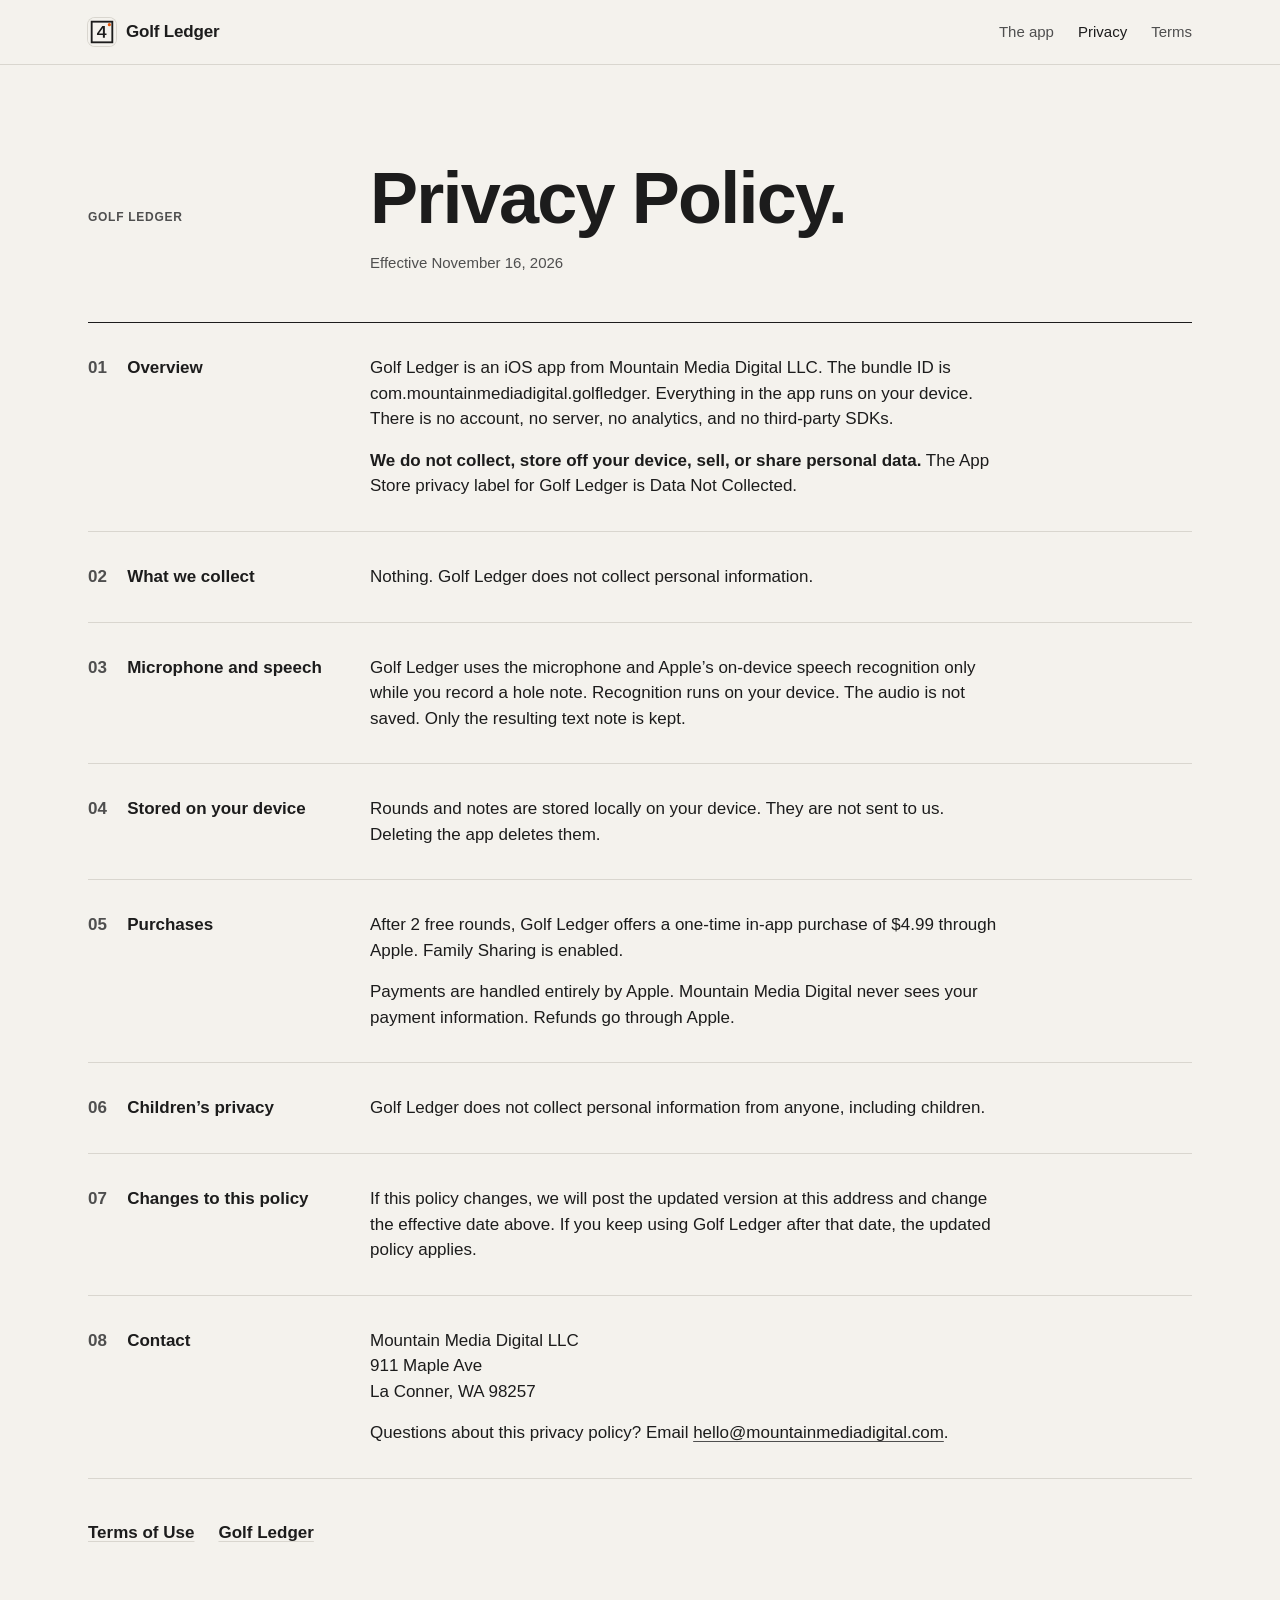
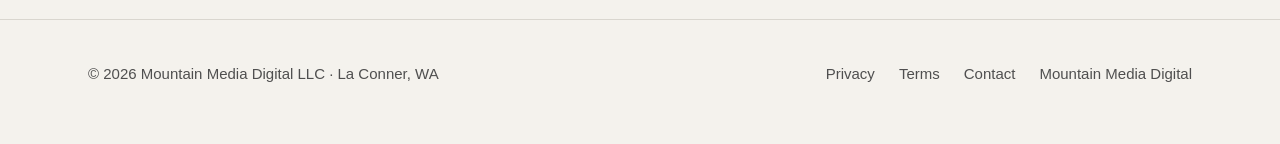
<file: golf-ledger/privacy/index.html>
<!DOCTYPE html>
<html lang="en">
<head>
<meta charset="utf-8">
<meta name="viewport" content="width=device-width, initial-scale=1, viewport-fit=cover">
<title>Privacy Policy / Golf Ledger</title>
<meta name="description" content="Golf Ledger privacy policy. The iOS app runs on your device. No personal data is collected, stored off-device, sold, or shared.">
<link rel="canonical" href="https://mountainmediadigital.com/golf-ledger/privacy/">
<meta name="color-scheme" content="light dark">
<meta name="theme-color" content="#F4F2ED" media="(prefers-color-scheme: light)">
<meta name="theme-color" content="#121212" media="(prefers-color-scheme: dark)">
<meta property="og:type" content="article">
<meta property="og:site_name" content="Golf Ledger">
<meta property="og:title" content="Privacy Policy / Golf Ledger">
<meta property="og:description" content="Golf Ledger privacy policy. The iOS app runs on your device. No personal data is collected, stored off-device, sold, or shared.">
<meta property="og:url" content="https://mountainmediadigital.com/golf-ledger/privacy/">
<meta property="og:image" content="https://mountainmediadigital.com/golf-ledger/og.png">
<meta property="og:image:width" content="1200">
<meta property="og:image:height" content="630">
<meta property="og:image:alt" content="Golf Ledger app icon beside a scorecard row: Hole 7, par 4, score 5, 2 putts.">
<meta name="twitter:card" content="summary_large_image">
<link rel="icon" href="/golf-ledger/icon.svg" type="image/svg+xml">
<link rel="icon" href="/golf-ledger/favicon-32.png" sizes="32x32" type="image/png">
<link rel="apple-touch-icon" href="/golf-ledger/apple-touch-icon.png">
<link rel="stylesheet" href="/golf-ledger/gl.css">
<style>
  .doc { padding-block: var(--s9) var(--s8); }
  .doc-head { display: grid; grid-template-columns: repeat(12, minmax(0, 1fr)); column-gap: var(--s5); row-gap: var(--s4); padding-bottom: var(--s7); border-bottom: 1px solid var(--ink); }
  .doc-head > * { grid-column: 4 / -1; }
  .doc-head .label { grid-column: 1 / span 3; grid-row: 1; align-self: end; padding-bottom: 0.9em; }
  .doc-head .meta { font-size: 15px; color: var(--graphite); }
  .clause { display: grid; grid-template-columns: repeat(12, minmax(0, 1fr)); column-gap: var(--s5); row-gap: var(--s3); padding-block: var(--s6); border-bottom: 1px solid var(--rule); }
  .clause h2 { grid-column: 1 / span 3; font-size: 17px; line-height: 26px; font-weight: 600; letter-spacing: 0; display: flex; gap: var(--s3); }
  .clause h2 .n { color: var(--graphite); font-weight: 600; flex: none; min-width: 1.6em; }
  .clause .body { grid-column: 4 / span 7; display: grid; gap: var(--s4); }
  .clause .body p { max-width: 38em; }
  .clause .body p.dim { color: var(--graphite); font-size: 15px; line-height: 22px; }
  .clause .body strong { font-weight: 600; }
  .clause .body a { text-decoration-color: var(--graphite); }
  .clause .body a:hover { text-decoration-color: currentColor; }
  .doc-foot { padding-top: var(--s6); display: flex; flex-wrap: wrap; gap: 0 var(--s5); }
  .doc-foot a { font-weight: 600; text-decoration-color: var(--rule); display: inline-flex; align-items: center; min-height: 44px; }
  .doc-foot a:hover { text-decoration-color: currentColor; }
  @media (max-width: 860px) {
    .doc { padding-block: var(--s7) var(--s7); }
    .doc-head > *, .doc-head .label { grid-column: 1 / -1; grid-row: auto; padding-top: 0; }
    .clause { padding-block: var(--s5); }
    .clause h2, .clause .body { grid-column: 1 / -1; }
  }
</style>
</head>
<body>
<a class="skip" href="#main">Skip to content</a>

<header class="bar">
  <div class="wrap">
    <a class="brand" href="/golf-ledger/" aria-label="Golf Ledger home">
      <svg class="mark" viewBox="208 208 608 608" aria-hidden="true" focusable="false"><rect class="p" x="208" y="208" width="608" height="608"/><rect class="s" x="288" y="288" width="448" height="448" fill="none" stroke-width="40"/><path class="i" d="M402.46 578.6V542.91L518.41 380H546.77V425.22H530.9L448.09 541.72V542.08H609.54V578.6ZM531.17 636V380H574.2V636Z"/><circle class="d" cx="672" cy="352" r="34"/></svg>
      <span>Golf Ledger</span>
    </a>
    <nav class="nav" aria-label="Golf Ledger">
      <a href="/golf-ledger/">The app</a>
      <a href="/golf-ledger/privacy/" aria-current="page">Privacy</a>
      <a href="/golf-ledger/terms/">Terms</a>
    </nav>
  </div>
</header>

<main id="main" class="doc">
  <div class="wrap">
    <header class="doc-head">
      <p class="label">Golf Ledger</p>
      <h1>Privacy Policy.</h1>
      <p class="meta">Effective November 16, 2026</p>
    </header>

    <section class="clause" aria-labelledby="s1">
      <h2 id="s1"><span class="n" aria-hidden="true">01</span><span>Overview</span></h2>
      <div class="body">
        <p>Golf Ledger is an iOS app from Mountain Media Digital LLC. The bundle ID is com.mountainmediadigital.golfledger. Everything in the app runs on your device. There is no account, no server, no analytics, and no third-party SDKs.</p>
        <p><strong>We do not collect, store off your device, sell, or share personal data.</strong> The App Store privacy label for Golf Ledger is Data Not Collected.</p>
      </div>
    </section>

    <section class="clause" aria-labelledby="s2">
      <h2 id="s2"><span class="n" aria-hidden="true">02</span><span>What we collect</span></h2>
      <div class="body">
        <p>Nothing. Golf Ledger does not collect personal information.</p>
      </div>
    </section>

    <section class="clause" aria-labelledby="s3">
      <h2 id="s3"><span class="n" aria-hidden="true">03</span><span>Microphone and speech</span></h2>
      <div class="body">
        <p>Golf Ledger uses the microphone and Apple&rsquo;s on-device speech recognition only while you record a hole note. Recognition runs on your device. The audio is not saved. Only the resulting text note is kept.</p>
      </div>
    </section>

    <section class="clause" aria-labelledby="s4">
      <h2 id="s4"><span class="n" aria-hidden="true">04</span><span>Stored on your device</span></h2>
      <div class="body">
        <p>Rounds and notes are stored locally on your device. They are not sent to us. Deleting the app deletes them.</p>
      </div>
    </section>

    <section class="clause" aria-labelledby="s5">
      <h2 id="s5"><span class="n" aria-hidden="true">05</span><span>Purchases</span></h2>
      <div class="body">
        <p>After 2 free rounds, Golf Ledger offers a one-time in-app purchase of $4.99 through Apple. Family Sharing is enabled.</p>
        <p>Payments are handled entirely by Apple. Mountain Media Digital never sees your payment information. Refunds go through Apple.</p>
      </div>
    </section>

    <section class="clause" aria-labelledby="s6">
      <h2 id="s6"><span class="n" aria-hidden="true">06</span><span>Children&rsquo;s privacy</span></h2>
      <div class="body">
        <p>Golf Ledger does not collect personal information from anyone, including children.</p>
      </div>
    </section>

    <section class="clause" aria-labelledby="s7">
      <h2 id="s7"><span class="n" aria-hidden="true">07</span><span>Changes to this policy</span></h2>
      <div class="body">
        <p>If this policy changes, we will post the updated version at this address and change the effective date above. If you keep using Golf Ledger after that date, the updated policy applies.</p>
      </div>
    </section>

    <section class="clause" aria-labelledby="s8">
      <h2 id="s8"><span class="n" aria-hidden="true">08</span><span>Contact</span></h2>
      <div class="body">
        <p>Mountain Media Digital LLC<br>911 Maple Ave<br>La Conner, WA 98257</p>
        <p>Questions about this privacy policy? Email <a href="mailto:hello@mountainmediadigital.com">hello@mountainmediadigital.com</a>.</p>
      </div>
    </section>

    <nav class="doc-foot" aria-label="Related">
      <a href="/golf-ledger/terms/">Terms of Use</a>
      <a href="/golf-ledger/">Golf Ledger</a>
    </nav>
  </div>
</main>

<footer class="foot">
  <div class="wrap">
    <p>&copy; 2026 Mountain Media Digital LLC &middot; La Conner, WA</p>
    <nav aria-label="Footer">
      <a href="/golf-ledger/privacy/">Privacy</a>
      <a href="/golf-ledger/terms/">Terms</a>
      <a href="mailto:hello@mountainmediadigital.com">Contact</a>
      <a href="/">Mountain Media Digital</a>
    </nav>
  </div>
</footer>
</body>
</html>
</file>
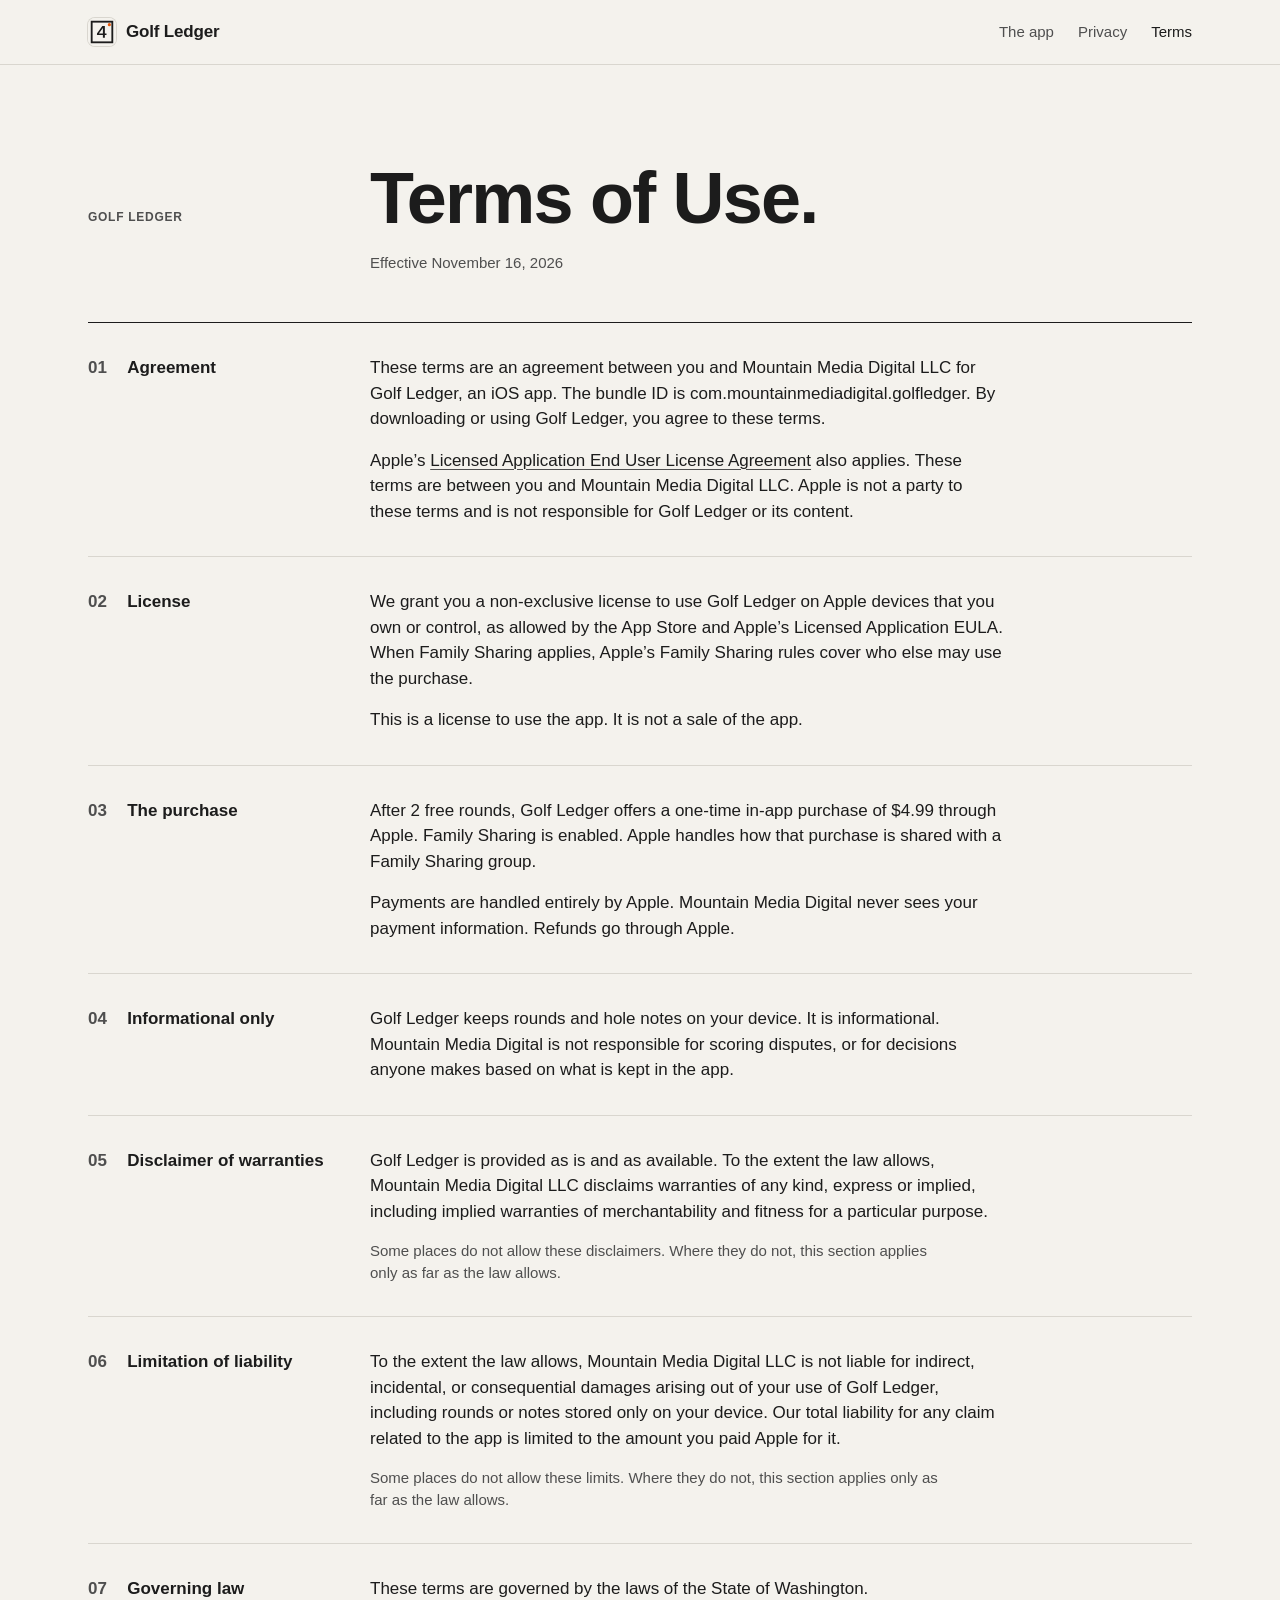
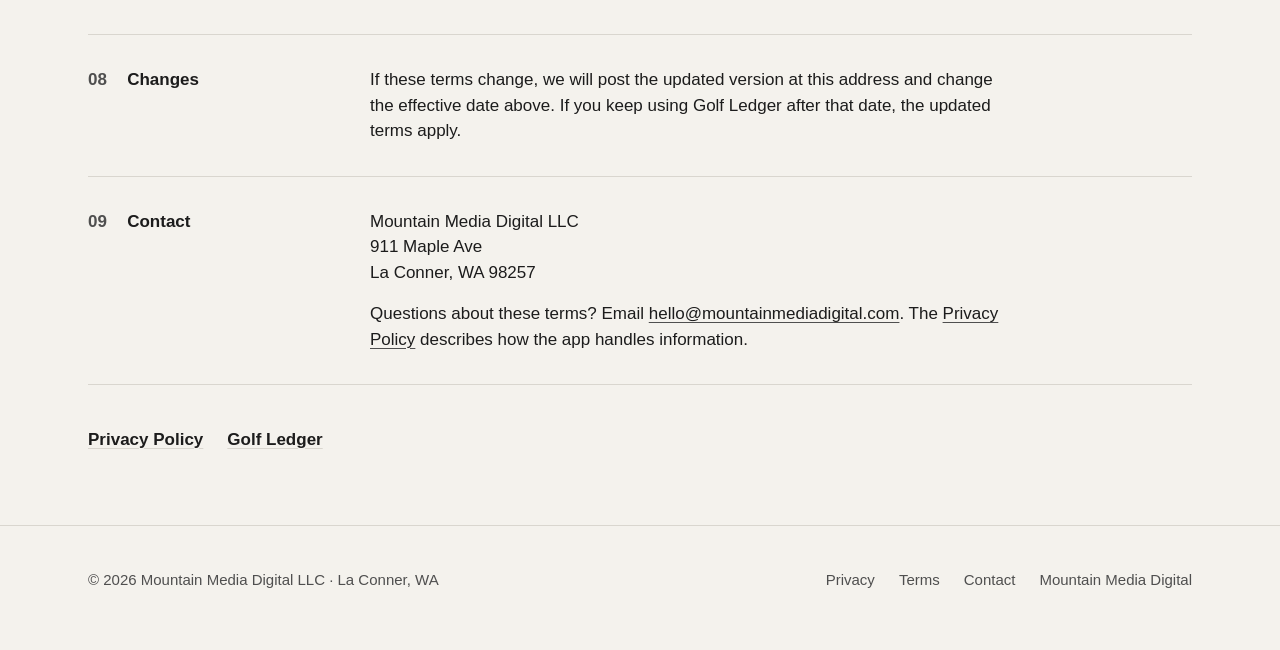
<file: golf-ledger/terms/index.html>
<!DOCTYPE html>
<html lang="en">
<head>
<meta charset="utf-8">
<meta name="viewport" content="width=device-width, initial-scale=1, viewport-fit=cover">
<title>Terms of Use / Golf Ledger</title>
<meta name="description" content="Golf Ledger terms of use. A license to use the iOS app from Mountain Media Digital LLC. Apple's standard Licensed Application EULA also applies.">
<link rel="canonical" href="https://mountainmediadigital.com/golf-ledger/terms/">
<meta name="color-scheme" content="light dark">
<meta name="theme-color" content="#F4F2ED" media="(prefers-color-scheme: light)">
<meta name="theme-color" content="#121212" media="(prefers-color-scheme: dark)">
<meta property="og:type" content="article">
<meta property="og:site_name" content="Golf Ledger">
<meta property="og:title" content="Terms of Use / Golf Ledger">
<meta property="og:description" content="Golf Ledger terms of use. A license to use the iOS app from Mountain Media Digital LLC. Apple's standard Licensed Application EULA also applies.">
<meta property="og:url" content="https://mountainmediadigital.com/golf-ledger/terms/">
<meta property="og:image" content="https://mountainmediadigital.com/golf-ledger/og.png">
<meta property="og:image:width" content="1200">
<meta property="og:image:height" content="630">
<meta property="og:image:alt" content="Golf Ledger app icon beside a scorecard row: Hole 7, par 4, score 5, 2 putts.">
<meta name="twitter:card" content="summary_large_image">
<link rel="icon" href="/golf-ledger/icon.svg" type="image/svg+xml">
<link rel="icon" href="/golf-ledger/favicon-32.png" sizes="32x32" type="image/png">
<link rel="apple-touch-icon" href="/golf-ledger/apple-touch-icon.png">
<link rel="stylesheet" href="/golf-ledger/gl.css">
<style>
  .doc { padding-block: var(--s9) var(--s8); }
  .doc-head { display: grid; grid-template-columns: repeat(12, minmax(0, 1fr)); column-gap: var(--s5); row-gap: var(--s4); padding-bottom: var(--s7); border-bottom: 1px solid var(--ink); }
  .doc-head > * { grid-column: 4 / -1; }
  .doc-head .label { grid-column: 1 / span 3; grid-row: 1; align-self: end; padding-bottom: 0.9em; }
  .doc-head .meta { font-size: 15px; color: var(--graphite); }
  .clause { display: grid; grid-template-columns: repeat(12, minmax(0, 1fr)); column-gap: var(--s5); row-gap: var(--s3); padding-block: var(--s6); border-bottom: 1px solid var(--rule); }
  .clause h2 { grid-column: 1 / span 3; font-size: 17px; line-height: 26px; font-weight: 600; letter-spacing: 0; display: flex; gap: var(--s3); }
  .clause h2 .n { color: var(--graphite); font-weight: 600; flex: none; min-width: 1.6em; }
  .clause .body { grid-column: 4 / span 7; display: grid; gap: var(--s4); }
  .clause .body p { max-width: 38em; }
  .clause .body p.dim { color: var(--graphite); font-size: 15px; line-height: 22px; }
  .clause .body strong { font-weight: 600; }
  .clause .body a { text-decoration-color: var(--graphite); }
  .clause .body a:hover { text-decoration-color: currentColor; }
  .doc-foot { padding-top: var(--s6); display: flex; flex-wrap: wrap; gap: 0 var(--s5); }
  .doc-foot a { font-weight: 600; text-decoration-color: var(--rule); display: inline-flex; align-items: center; min-height: 44px; }
  .doc-foot a:hover { text-decoration-color: currentColor; }
  @media (max-width: 860px) {
    .doc { padding-block: var(--s7) var(--s7); }
    .doc-head > *, .doc-head .label { grid-column: 1 / -1; grid-row: auto; padding-top: 0; }
    .clause { padding-block: var(--s5); }
    .clause h2, .clause .body { grid-column: 1 / -1; }
  }
</style>
</head>
<body>
<a class="skip" href="#main">Skip to content</a>

<header class="bar">
  <div class="wrap">
    <a class="brand" href="/golf-ledger/" aria-label="Golf Ledger home">
      <svg class="mark" viewBox="208 208 608 608" aria-hidden="true" focusable="false"><rect class="p" x="208" y="208" width="608" height="608"/><rect class="s" x="288" y="288" width="448" height="448" fill="none" stroke-width="40"/><path class="i" d="M402.46 578.6V542.91L518.41 380H546.77V425.22H530.9L448.09 541.72V542.08H609.54V578.6ZM531.17 636V380H574.2V636Z"/><circle class="d" cx="672" cy="352" r="34"/></svg>
      <span>Golf Ledger</span>
    </a>
    <nav class="nav" aria-label="Golf Ledger">
      <a href="/golf-ledger/">The app</a>
      <a href="/golf-ledger/privacy/">Privacy</a>
      <a href="/golf-ledger/terms/" aria-current="page">Terms</a>
    </nav>
  </div>
</header>

<main id="main" class="doc">
  <div class="wrap">
    <header class="doc-head">
      <p class="label">Golf Ledger</p>
      <h1>Terms of Use.</h1>
      <p class="meta">Effective November 16, 2026</p>
    </header>

    <section class="clause" aria-labelledby="s1">
      <h2 id="s1"><span class="n" aria-hidden="true">01</span><span>Agreement</span></h2>
      <div class="body">
        <p>These terms are an agreement between you and Mountain Media Digital LLC for Golf Ledger, an iOS app. The bundle ID is com.mountainmediadigital.golfledger. By downloading or using Golf Ledger, you agree to these terms.</p>
        <p>Apple&rsquo;s <a href="https://www.apple.com/legal/internet-services/itunes/dev/stdeula/">Licensed Application End User License Agreement</a> also applies. These terms are between you and Mountain Media Digital LLC. Apple is not a party to these terms and is not responsible for Golf Ledger or its content.</p>
      </div>
    </section>

    <section class="clause" aria-labelledby="s2">
      <h2 id="s2"><span class="n" aria-hidden="true">02</span><span>License</span></h2>
      <div class="body">
        <p>We grant you a non-exclusive license to use Golf Ledger on Apple devices that you own or control, as allowed by the App Store and Apple&rsquo;s Licensed Application EULA. When Family Sharing applies, Apple&rsquo;s Family Sharing rules cover who else may use the purchase.</p>
        <p>This is a license to use the app. It is not a sale of the app.</p>
      </div>
    </section>

    <section class="clause" aria-labelledby="s3">
      <h2 id="s3"><span class="n" aria-hidden="true">03</span><span>The purchase</span></h2>
      <div class="body">
        <p>After 2 free rounds, Golf Ledger offers a one-time in-app purchase of $4.99 through Apple. Family Sharing is enabled. Apple handles how that purchase is shared with a Family Sharing group.</p>
        <p>Payments are handled entirely by Apple. Mountain Media Digital never sees your payment information. Refunds go through Apple.</p>
      </div>
    </section>

    <section class="clause" aria-labelledby="s4">
      <h2 id="s4"><span class="n" aria-hidden="true">04</span><span>Informational only</span></h2>
      <div class="body">
        <p>Golf Ledger keeps rounds and hole notes on your device. It is informational. Mountain Media Digital is not responsible for scoring disputes, or for decisions anyone makes based on what is kept in the app.</p>
      </div>
    </section>

    <section class="clause" aria-labelledby="s5">
      <h2 id="s5"><span class="n" aria-hidden="true">05</span><span>Disclaimer of warranties</span></h2>
      <div class="body">
        <p>Golf Ledger is provided as is and as available. To the extent the law allows, Mountain Media Digital LLC disclaims warranties of any kind, express or implied, including implied warranties of merchantability and fitness for a particular purpose.</p>
        <p class="dim">Some places do not allow these disclaimers. Where they do not, this section applies only as far as the law allows.</p>
      </div>
    </section>

    <section class="clause" aria-labelledby="s6">
      <h2 id="s6"><span class="n" aria-hidden="true">06</span><span>Limitation of liability</span></h2>
      <div class="body">
        <p>To the extent the law allows, Mountain Media Digital LLC is not liable for indirect, incidental, or consequential damages arising out of your use of Golf Ledger, including rounds or notes stored only on your device. Our total liability for any claim related to the app is limited to the amount you paid Apple for it.</p>
        <p class="dim">Some places do not allow these limits. Where they do not, this section applies only as far as the law allows.</p>
      </div>
    </section>

    <section class="clause" aria-labelledby="s7">
      <h2 id="s7"><span class="n" aria-hidden="true">07</span><span>Governing law</span></h2>
      <div class="body">
        <p>These terms are governed by the laws of the State of Washington.</p>
      </div>
    </section>

    <section class="clause" aria-labelledby="s8">
      <h2 id="s8"><span class="n" aria-hidden="true">08</span><span>Changes</span></h2>
      <div class="body">
        <p>If these terms change, we will post the updated version at this address and change the effective date above. If you keep using Golf Ledger after that date, the updated terms apply.</p>
      </div>
    </section>

    <section class="clause" aria-labelledby="s9">
      <h2 id="s9"><span class="n" aria-hidden="true">09</span><span>Contact</span></h2>
      <div class="body">
        <p>Mountain Media Digital LLC<br>911 Maple Ave<br>La Conner, WA 98257</p>
        <p>Questions about these terms? Email <a href="mailto:hello@mountainmediadigital.com">hello@mountainmediadigital.com</a>. The <a href="/golf-ledger/privacy/">Privacy Policy</a> describes how the app handles information.</p>
      </div>
    </section>

    <nav class="doc-foot" aria-label="Related">
      <a href="/golf-ledger/privacy/">Privacy Policy</a>
      <a href="/golf-ledger/">Golf Ledger</a>
    </nav>
  </div>
</main>

<footer class="foot">
  <div class="wrap">
    <p>&copy; 2026 Mountain Media Digital LLC &middot; La Conner, WA</p>
    <nav aria-label="Footer">
      <a href="/golf-ledger/privacy/">Privacy</a>
      <a href="/golf-ledger/terms/">Terms</a>
      <a href="mailto:hello@mountainmediadigital.com">Contact</a>
      <a href="/">Mountain Media Digital</a>
    </nav>
  </div>
</footer>
</body>
</html>
</file>
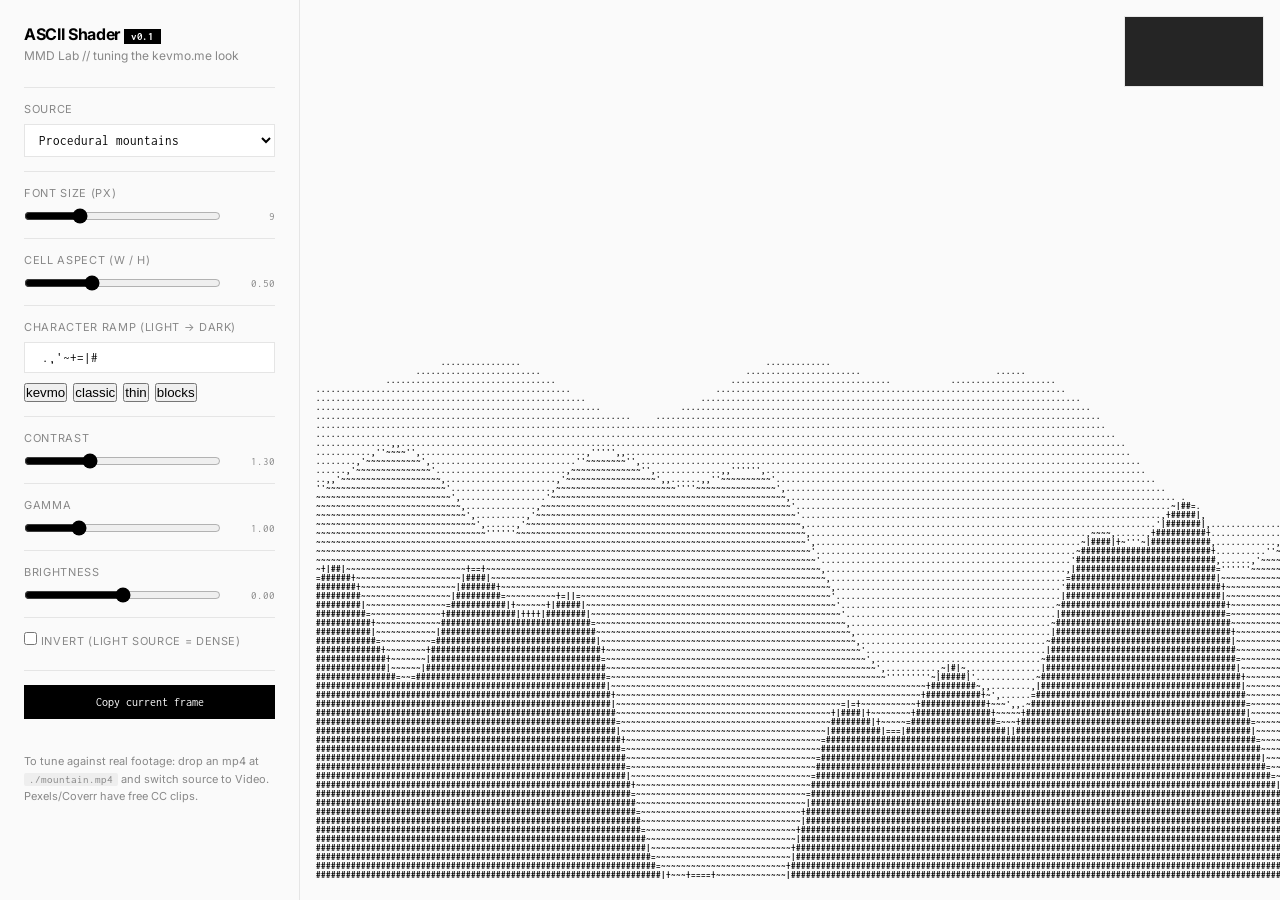
<file: lab/ascii/index.html>
<!DOCTYPE html>
<html lang="en">
<head>
<meta charset="UTF-8">
<meta name="viewport" content="width=device-width, initial-scale=1.0">
<title>MMD Lab: ASCII Shader</title>
<link rel="preconnect" href="https://fonts.googleapis.com">
<link rel="preconnect" href="https://fonts.gstatic.com" crossorigin>
<link href="https://fonts.googleapis.com/css2?family=Inter:wght@300;400;500;600;700;900&family=Inconsolata:wght@400;700&display=swap" rel="stylesheet">
<style>
  :root { --bg:#fafafa; --fg:#000; --rule:#e5e5e5; --mute:#888; }
  * { box-sizing:border-box; margin:0; padding:0; }
  body { background:var(--bg); color:var(--fg); font-family:'Inter',-apple-system,sans-serif; font-size:14px; overflow:hidden; }
  .app { display:grid; grid-template-columns: 300px 1fr; height:100vh; }
  aside { padding:24px; border-right:1px solid var(--rule); height:100vh; overflow:auto; }
  aside h1 { font-weight:700; font-size:16px; letter-spacing:-0.02em; }
  aside .sub { color:var(--mute); margin: 4px 0 24px; font-size:12px; }
  .group { border-top:1px solid var(--rule); padding:14px 0; }
  .group label { display:block; font-size:11px; color:var(--mute); margin-bottom:8px; text-transform:uppercase; letter-spacing:0.06em; }
  .group input[type=range] { width:100%; accent-color:#000; }
  .group input[type=text], .group select { width:100%; padding:8px 10px; border:1px solid var(--rule); background:#fff; font-family:'Inconsolata',monospace; font-size:13px; }
  .row { display:flex; gap:10px; align-items:center; }
  .val { font-family:'Inconsolata',monospace; font-size:11px; color:var(--mute); min-width:44px; text-align:right; }
  .check { display:flex; align-items:center; gap:8px; font-size:13px; }
  .preview { position:relative; overflow:hidden; }
  .preview video { position:absolute; top:16px; right:16px; width:140px; border:1px solid var(--rule); z-index:5; opacity:0.85; background:#000; }
  .ascii {
    font-family: 'Inconsolata', ui-monospace, monospace;
    font-weight: 700;
    line-height: 1.0;
    white-space: pre;
    color: #000;
    font-size: 9px;
    letter-spacing: 0;
    user-select: none;
    padding: 16px;
  }
  .hint { color:var(--mute); font-size:11px; margin-top:20px; line-height:1.6; }
  .hint code { background:#eee; padding:1px 5px; border-radius:2px; font-family:'Inconsolata',monospace; font-size:11px; }
  .pill { display:inline-block; font-family:'Inconsolata',monospace; font-size:11px; padding:2px 7px; background:#000; color:#fff; }
</style>
</head>
<body>
<div class="app">
  <aside>
    <h1>ASCII Shader <span class="pill">v0.1</span></h1>
    <div class="sub">MMD Lab // tuning the kevmo.me look</div>

    <div class="group">
      <label>Source</label>
      <select id="source">
        <option value="procedural" selected>Procedural mountains</option>
        <option value="video">Video file (./mountain.mp4)</option>
      </select>
    </div>

    <div class="group">
      <label>Font size (px)</label>
      <div class="row"><input type="range" id="font" min="5" max="20" step="1" value="9"><span class="val" id="fontv">9</span></div>
    </div>

    <div class="group">
      <label>Cell aspect (w / h)</label>
      <div class="row"><input type="range" id="aspect" min="0.40" max="0.70" step="0.01" value="0.50"><span class="val" id="aspectv">0.50</span></div>
    </div>

    <div class="group">
      <label>Character ramp (light → dark)</label>
      <input type="text" id="ramp" value=" .,'~+=|#">
      <div style="margin-top:10px;display:flex;flex-wrap:wrap;gap:6px;">
        <button class="preset" data-r=" .,'~+=|#">kevmo</button>
        <button class="preset" data-r=" .:-=+*#%@">classic</button>
        <button class="preset" data-r=" .,:;!|t#">thin</button>
        <button class="preset" data-r=" ░▒▓█">blocks</button>
      </div>
    </div>

    <div class="group">
      <label>Contrast</label>
      <div class="row"><input type="range" id="contrast" min="0.5" max="3.0" step="0.05" value="1.30"><span class="val" id="contrastv">1.30</span></div>
    </div>

    <div class="group">
      <label>Gamma</label>
      <div class="row"><input type="range" id="gamma" min="0.3" max="3.0" step="0.05" value="1.00"><span class="val" id="gammav">1.00</span></div>
    </div>

    <div class="group">
      <label>Brightness</label>
      <div class="row"><input type="range" id="bright" min="-0.5" max="0.5" step="0.01" value="0.00"><span class="val" id="brightv">0.00</span></div>
    </div>

    <div class="group">
      <label class="check"><input type="checkbox" id="invert"> Invert (light source = dense)</label>
    </div>

    <div class="group">
      <button id="copy" style="width:100%;padding:10px;border:1px solid #000;background:#000;color:#fff;font-family:'Inconsolata',monospace;font-size:12px;cursor:pointer;">Copy current frame</button>
    </div>

    <div class="hint">
      To tune against real footage: drop an mp4 at <code>./mountain.mp4</code> and switch source to Video. Pexels/Coverr have free CC clips.
    </div>
  </aside>

  <main class="preview">
    <video id="vid" loop muted playsinline></video>
    <pre class="ascii" id="out"></pre>
  </main>
</div>

<canvas id="sample" style="display:none;"></canvas>

<script>
(() => {
  const $ = id => document.getElementById(id);
  const out = $('out'), vid = $('vid'), sample = $('sample');
  const ctx = sample.getContext('2d', { willReadFrequently: true });

  const state = {
    source: 'procedural',
    fontSize: 9,
    aspect: 0.50,
    ramp: " .,'~+=|#",
    contrast: 1.30,
    gamma: 1.00,
    bright: 0.00,
    invert: false,
  };

  const bind = (id, key, parse=parseFloat, fmt=v=>v.toFixed(2)) => {
    const el = $(id), val = $(id+'v');
    el.addEventListener('input', () => {
      state[key] = parse(el.value);
      if (val) val.textContent = fmt(state[key]);
      if (key === 'fontSize') out.style.fontSize = state.fontSize + 'px';
    });
  };
  bind('font', 'fontSize', v=>parseInt(v,10), v=>v.toString());
  bind('aspect', 'aspect');
  bind('contrast', 'contrast');
  bind('gamma', 'gamma');
  bind('bright', 'bright');

  $('ramp').addEventListener('input', e => { state.ramp = e.target.value || ' .#'; });
  $('invert').addEventListener('change', e => { state.invert = e.target.checked; });
  function loadVideo() {
    const url = new URL('mountain.mp4', document.baseURI).href;
    console.log('[ascii-lab] loading video:', url);
    vid.src = url;
    vid.load();
    vid.style.display = 'block';
    vid.play().catch(err => console.log('[ascii-lab] play() rejected:', err));
  }
  $('source').addEventListener('change', e => {
    state.source = e.target.value;
    if (state.source === 'video') {
      loadVideo();
    } else {
      vid.style.display = 'none';
      vid.pause();
    }
  });
  vid.addEventListener('loadeddata', () => console.log('[ascii-lab] video loaded:', vid.videoWidth, 'x', vid.videoHeight));
  vid.addEventListener('error', () => {
    const codes = {1:'ABORTED',2:'NETWORK',3:'DECODE',4:'SRC_NOT_SUPPORTED'};
    const e = vid.error;
    console.warn('[ascii-lab] video error', e && codes[e.code], e);
  });
  document.querySelectorAll('.preset').forEach(b => {
    b.addEventListener('click', () => {
      state.ramp = b.dataset.r;
      $('ramp').value = b.dataset.r;
    });
  });
  $('copy').addEventListener('click', () => {
    navigator.clipboard.writeText(out.textContent).then(() => {
      $('copy').textContent = 'Copied';
      setTimeout(() => $('copy').textContent = 'Copy current frame', 1200);
    });
  });

  out.style.fontSize = state.fontSize + 'px';

  // ─── procedural source: layered ridges scrolling ───
  const proc = document.createElement('canvas');
  const pctx = proc.getContext('2d');
  function drawProcedural(W, H, t) {
    proc.width = W; proc.height = H;
    const grad = pctx.createLinearGradient(0, 0, 0, H);
    grad.addColorStop(0, '#ffffff');
    grad.addColorStop(1, '#cccccc');
    pctx.fillStyle = grad;
    pctx.fillRect(0, 0, W, H);

    const layers = [
      { amp: H*0.16, baseY: H*0.48, freq: 0.020, speed: 0.18, shade: '#b5b5b5' },
      { amp: H*0.22, baseY: H*0.62, freq: 0.030, speed: 0.32, shade: '#7a7a7a' },
      { amp: H*0.30, baseY: H*0.80, freq: 0.045, speed: 0.54, shade: '#1a1a1a' },
    ];
    for (const L of layers) {
      pctx.fillStyle = L.shade;
      pctx.beginPath();
      pctx.moveTo(0, H);
      for (let x = 0; x <= W; x += 1) {
        const u = x * L.freq + t * L.speed;
        const n = Math.sin(u) * 0.55
                + Math.sin(u*2.3 + 1.1) * 0.30
                + Math.sin(u*5.7 + 2.2) * 0.15;
        const y = L.baseY - n * L.amp;
        pctx.lineTo(x, y);
      }
      pctx.lineTo(W, H);
      pctx.closePath();
      pctx.fill();
    }
  }

  // ─── ASCII render loop ─────────────────────────────
  const start = performance.now();
  let lastW = 0, lastH = 0;
  let frameCount = 0;
  let lastLogTime = performance.now();
  let lastErrorAt = 0;
  window.__asciiState = { frames: 0, lastErr: null, lastFrameUsed: 'none' };

  function tick() {
    try {
      const fs = state.fontSize;
      const charW = Math.max(2, fs * state.aspect);
      const lineH = fs;
      const previewEl = document.querySelector('.preview');
      const W = previewEl.clientWidth - 32;
      const H = previewEl.clientHeight - 32;
      const cols = Math.max(20, Math.floor(W / charW));
      const rows = Math.max(10, Math.floor(H / lineH));

      if (cols !== lastW || rows !== lastH) {
        sample.width = cols;
        sample.height = rows;
        lastW = cols; lastH = rows;
      }

      let usedSource = 'procedural';
      if (state.source === 'video' && vid.readyState >= 2 && vid.videoWidth > 0) {
        try {
          ctx.drawImage(vid, 0, 0, cols, rows);
          usedSource = 'video';
        } catch (e) {
          console.warn('[ascii-lab] drawImage(video) failed:', e.name, e.message);
          window.__asciiState.lastErr = 'drawImage: ' + e.message;
        }
      }
      if (usedSource === 'procedural') {
        const t = (performance.now() - start) / 1000;
        drawProcedural(cols, rows, t);
        ctx.drawImage(proc, 0, 0, cols, rows);
      }
      window.__asciiState.lastFrameUsed = usedSource;

      let img;
      try {
        img = ctx.getImageData(0, 0, cols, rows).data;
      } catch (e) {
        console.warn('[ascii-lab] getImageData failed (canvas tainted?):', e.name, e.message);
        window.__asciiState.lastErr = 'getImageData: ' + e.message;
        out.textContent = 'CANVAS TAINTED: ' + e.message + '\nVideo origin probably blocked. Check console.';
        requestAnimationFrame(tick);
        return;
      }

      const ramp = state.ramp;
      const N = ramp.length - 1;
      const { contrast, gamma, bright, invert } = state;

      const lines = new Array(rows);
      for (let y = 0; y < rows; y++) {
        let row = '';
        const base = y * cols * 4;
        for (let x = 0; x < cols; x++) {
          const i = base + x * 4;
          let lum = (0.299*img[i] + 0.587*img[i+1] + 0.114*img[i+2]) / 255;
          lum = (lum - 0.5) * contrast + 0.5 + bright;
          if (lum < 0) lum = 0; else if (lum > 1) lum = 1;
          lum = Math.pow(lum, gamma);
          if (!invert) lum = 1 - lum;
          let idx = (lum * N) | 0;
          if (idx < 0) idx = 0; else if (idx > N) idx = N;
          row += ramp[idx];
        }
        lines[y] = row;
      }
      out.textContent = lines.join('\n');

      frameCount++;
      window.__asciiState.frames = frameCount;
      const now = performance.now();
      if (now - lastLogTime > 2000) {
        console.log(`[ascii-lab] ${frameCount} frames, src=${usedSource}, vid.currentTime=${vid.currentTime?.toFixed(2)}, vid.readyState=${vid.readyState}`);
        lastLogTime = now;
      }
    } catch (e) {
      const now = performance.now();
      if (now - lastErrorAt > 1000) {
        console.error('[ascii-lab] tick failed:', e);
        window.__asciiState.lastErr = 'tick: ' + e.message;
        lastErrorAt = now;
      }
    }
    requestAnimationFrame(tick);
  }
  requestAnimationFrame(tick);
})();
</script>
</body>
</html>
</file>
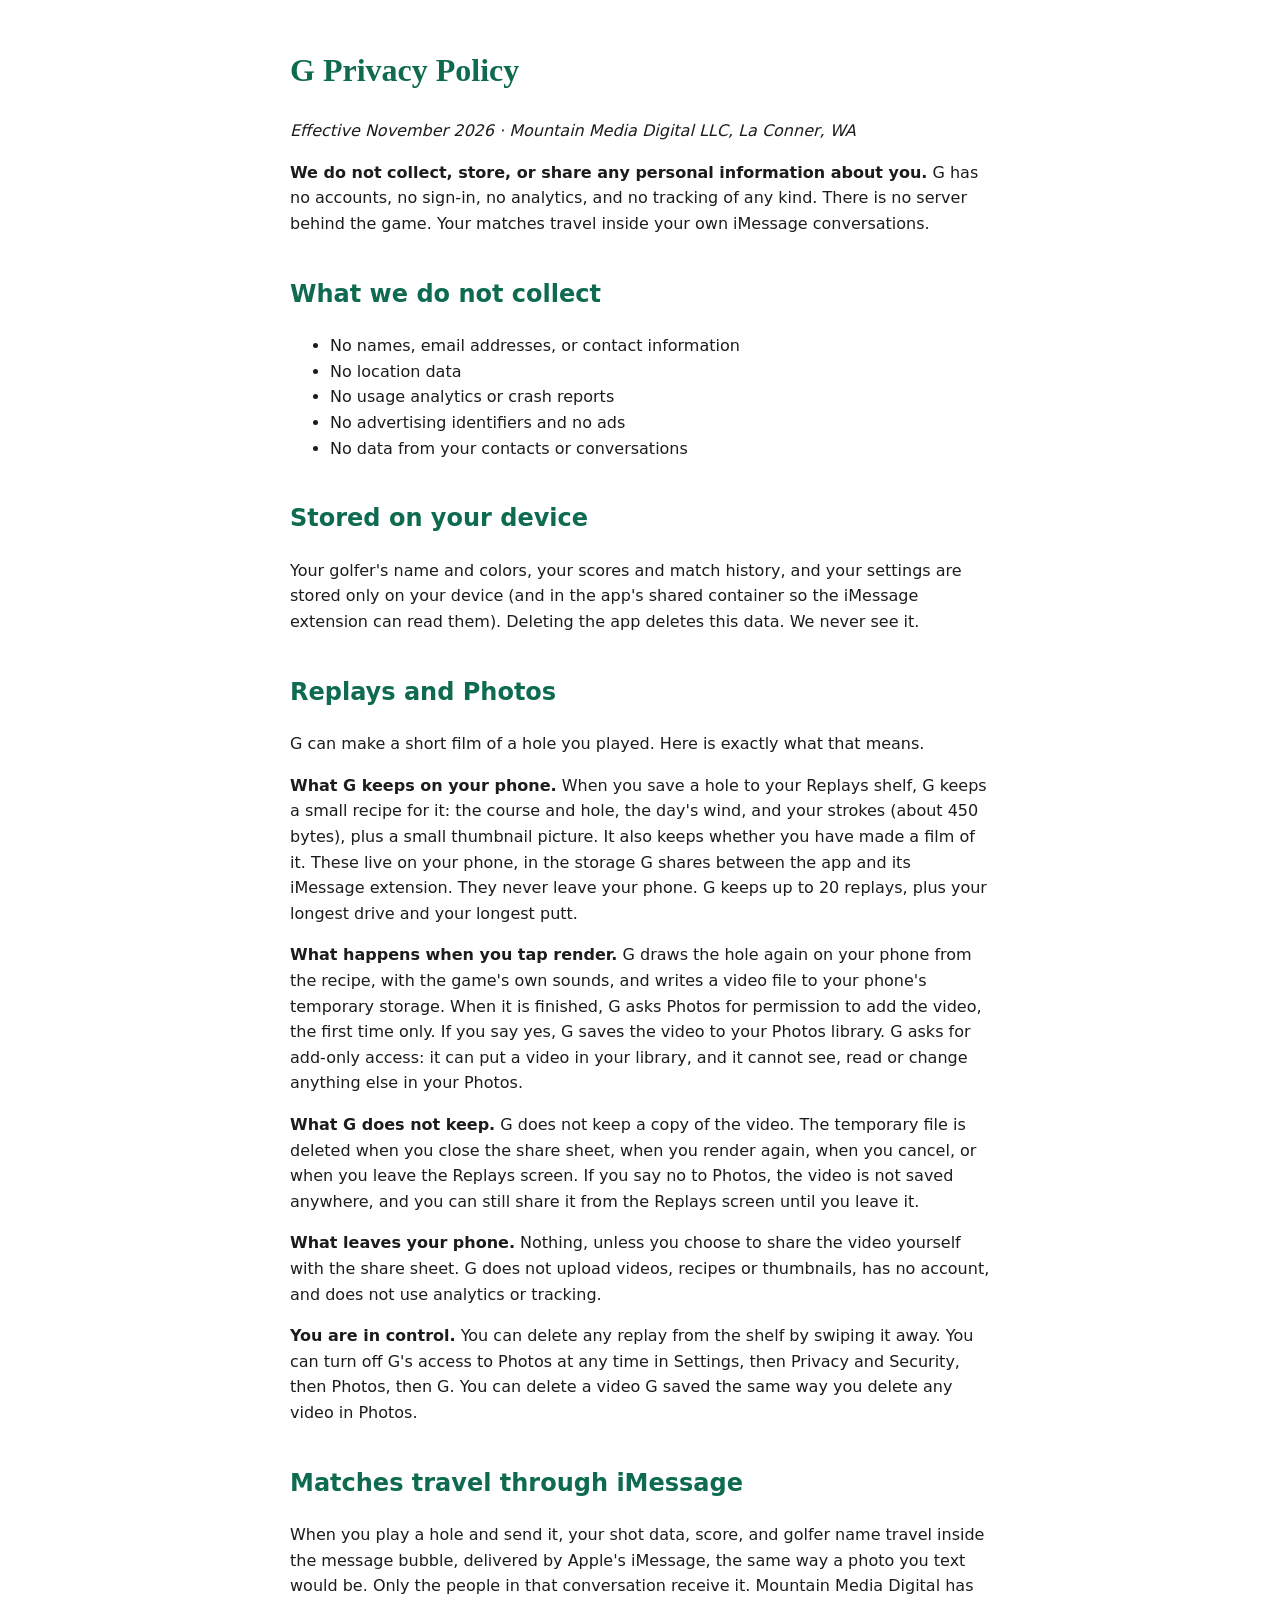
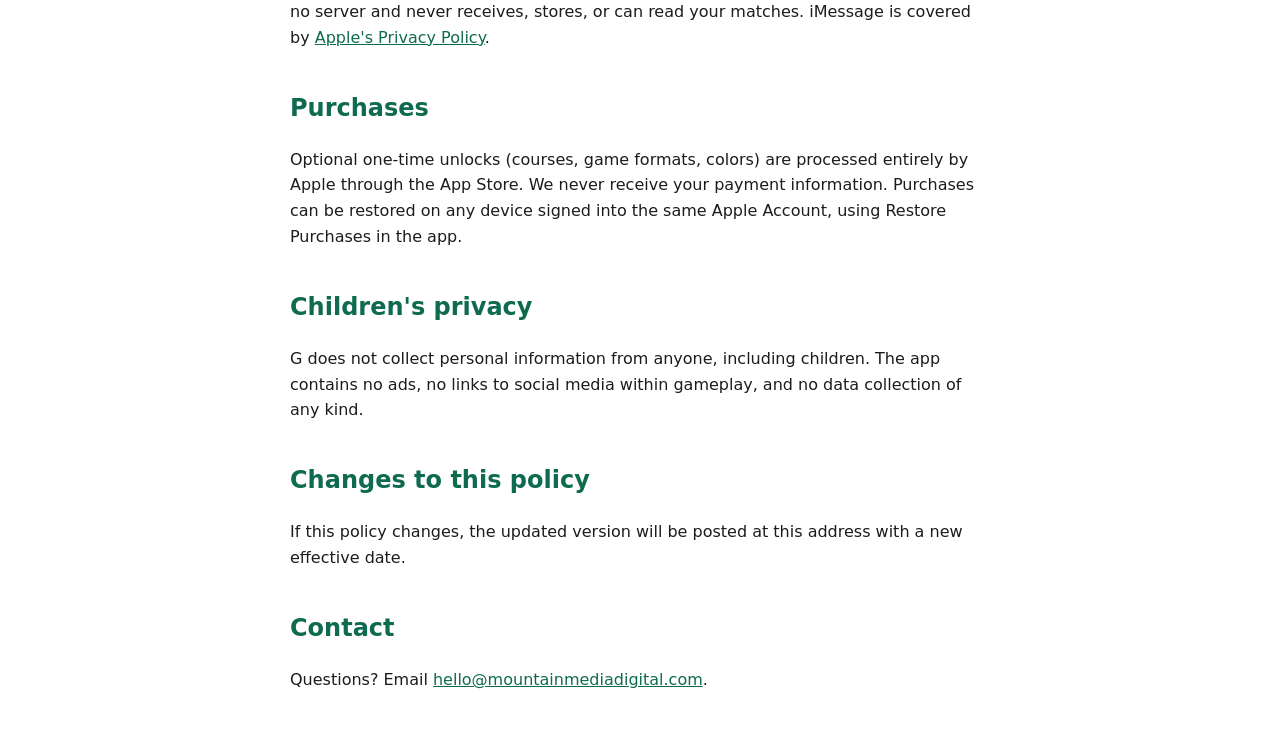
<file: g-privacy.html>
<!DOCTYPE html>
<html lang="en">
<head>
<meta charset="utf-8">
<meta name="viewport" content="width=device-width, initial-scale=1">
<title>G · Privacy Policy</title>
<style>
  body { font-family: system-ui, -apple-system, "Segoe UI", Roboto, sans-serif;
         max-width: 700px; margin: 0 auto; padding: 24px; line-height: 1.6;
         color: #1c1c1a; }
  h1 { font-family: Georgia, "Times New Roman", serif; color: #0F6B4F; }
  h2 { color: #0F6B4F; margin-top: 1.6em; }
  a { color: #0F6B4F; }
</style>
</head>
<body>

<h1>G Privacy Policy</h1>
<p><em>Effective November 2026 · Mountain Media Digital LLC, La Conner, WA</em></p>

<p><strong>We do not collect, store, or share any personal information about
you.</strong> G has no accounts, no sign-in, no analytics, and no tracking of
any kind. There is no server behind the game. Your matches travel inside
your own iMessage conversations.</p>

<h2>What we do not collect</h2>
<ul>
  <li>No names, email addresses, or contact information</li>
  <li>No location data</li>
  <li>No usage analytics or crash reports</li>
  <li>No advertising identifiers and no ads</li>
  <li>No data from your contacts or conversations</li>
</ul>

<h2>Stored on your device</h2>
<p>Your golfer's name and colors, your scores and match history, and your
settings are stored only on your device (and in the app's shared container
so the iMessage extension can read them). Deleting the app deletes this
data. We never see it.</p>

<h2>Replays and Photos</h2>
<p>G can make a short film of a hole you played. Here is exactly what that
means.</p>
<p><strong>What G keeps on your phone.</strong> When you save a hole to your
Replays shelf, G keeps a small recipe for it: the course and hole, the day's
wind, and your strokes (about 450 bytes), plus a small thumbnail picture. It
also keeps whether you have made a film of it. These live on your phone, in
the storage G shares between the app and its iMessage extension. They never
leave your phone. G keeps up to 20 replays, plus your longest drive and your
longest putt.</p>
<p><strong>What happens when you tap render.</strong> G draws the hole again
on your phone from the recipe, with the game's own sounds, and writes a video
file to your phone's temporary storage. When it is finished, G asks Photos for
permission to add the video, the first time only. If you say yes, G saves the
video to your Photos library. G asks for add-only access: it can put a video
in your library, and it cannot see, read or change anything else in your
Photos.</p>
<p><strong>What G does not keep.</strong> G does not keep a copy of the video.
The temporary file is deleted when you close the share sheet, when you render
again, when you cancel, or when you leave the Replays screen. If you say no to
Photos, the video is not saved anywhere, and you can still share it from the
Replays screen until you leave it.</p>
<p><strong>What leaves your phone.</strong> Nothing, unless you choose to share
the video yourself with the share sheet. G does not upload videos, recipes or
thumbnails, has no account, and does not use analytics or tracking.</p>
<p><strong>You are in control.</strong> You can delete any replay from the
shelf by swiping it away. You can turn off G's access to Photos at any time in
Settings, then Privacy and Security, then Photos, then G. You can delete a
video G saved the same way you delete any video in Photos.</p>

<h2>Matches travel through iMessage</h2>
<p>When you play a hole and send it, your shot data, score, and golfer name
travel inside the message bubble, delivered by Apple's iMessage, the same
way a photo you text would be. Only the people in that conversation receive
it. Mountain Media Digital has no server and never receives, stores, or can
read your matches. iMessage is covered by
<a href="https://www.apple.com/legal/privacy/">Apple's Privacy Policy</a>.</p>

<h2>Purchases</h2>
<p>Optional one-time unlocks (courses, game formats, colors) are processed
entirely by Apple through the App Store. We never receive your payment
information. Purchases can be restored on any device signed into the same
Apple Account, using Restore Purchases in the app.</p>

<h2>Children's privacy</h2>
<p>G does not collect personal information from anyone, including children.
The app contains no ads, no links to social media within gameplay, and no
data collection of any kind.</p>

<h2>Changes to this policy</h2>
<p>If this policy changes, the updated version will be posted at this
address with a new effective date.</p>

<h2>Contact</h2>
<p>Questions? Email
<a href="mailto:hello@mountainmediadigital.com">hello@mountainmediadigital.com</a>.</p>

</body>
</html>
</file>
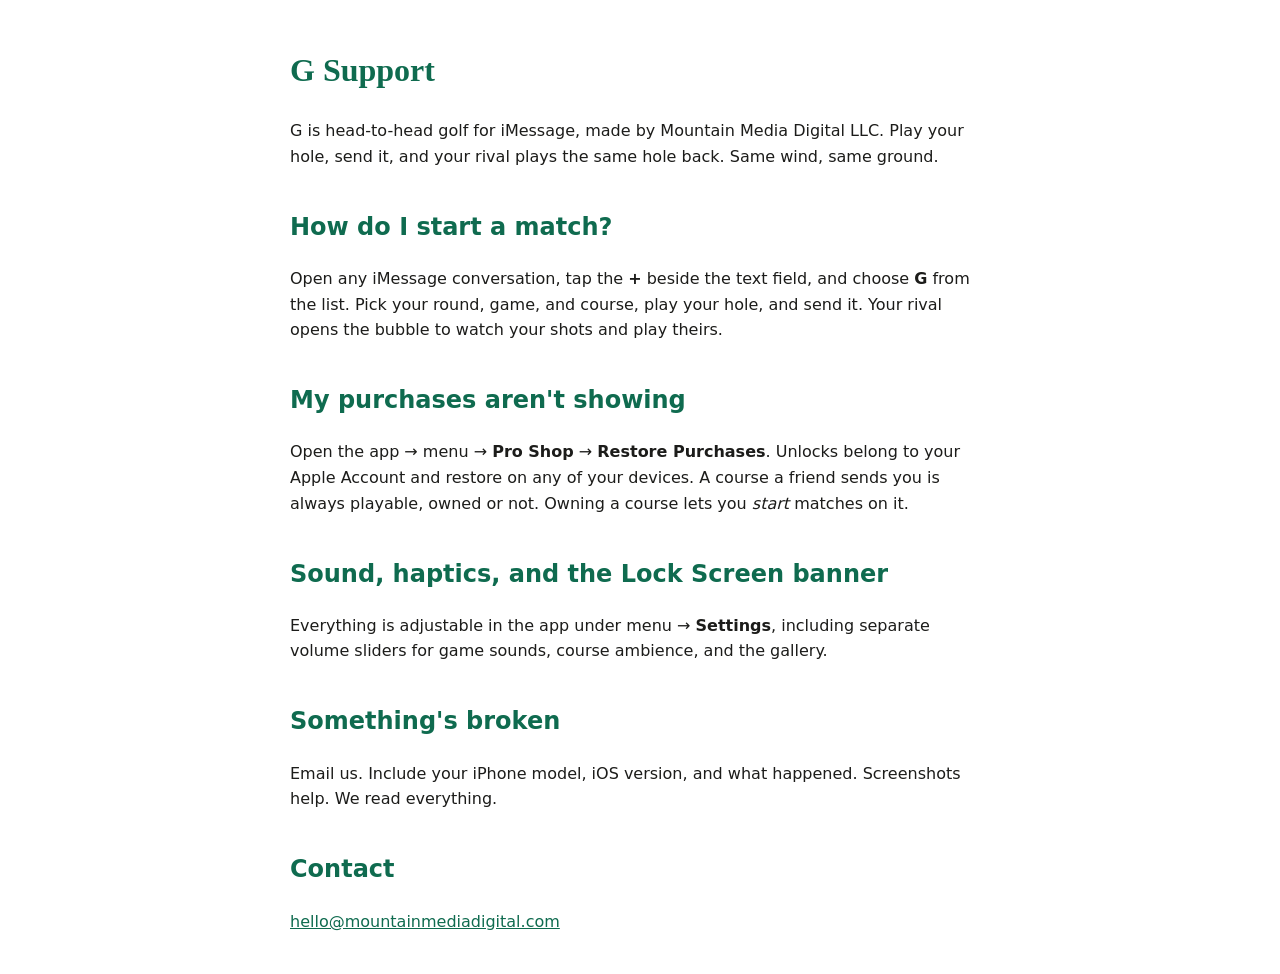
<file: g-support.html>
<!DOCTYPE html>
<html lang="en">
<head>
<meta charset="utf-8">
<meta name="viewport" content="width=device-width, initial-scale=1">
<title>G · Support</title>
<style>
  body { font-family: system-ui, -apple-system, "Segoe UI", Roboto, sans-serif;
         max-width: 700px; margin: 0 auto; padding: 24px; line-height: 1.6;
         color: #1c1c1a; }
  h1 { font-family: Georgia, "Times New Roman", serif; color: #0F6B4F; }
  h2 { color: #0F6B4F; margin-top: 1.6em; }
  a { color: #0F6B4F; }
</style>
</head>
<body>

<h1>G Support</h1>
<p>G is head-to-head golf for iMessage, made by Mountain Media Digital LLC.
Play your hole, send it, and your rival plays the same hole back. Same
wind, same ground.</p>

<h2>How do I start a match?</h2>
<p>Open any iMessage conversation, tap the <strong>+</strong> beside the
text field, and choose <strong>G</strong> from the list. Pick your round,
game, and course, play your hole, and send it. Your rival opens the bubble
to watch your shots and play theirs.</p>

<h2>My purchases aren't showing</h2>
<p>Open the app → menu → <strong>Pro Shop</strong> →
<strong>Restore Purchases</strong>. Unlocks belong to your Apple Account
and restore on any of your devices. A course a friend sends you is always
playable, owned or not. Owning a course lets you <em>start</em> matches
on it.</p>

<h2>Sound, haptics, and the Lock Screen banner</h2>
<p>Everything is adjustable in the app under menu →
<strong>Settings</strong>, including separate volume sliders for game
sounds, course ambience, and the gallery.</p>

<h2>Something's broken</h2>
<p>Email us. Include your iPhone model, iOS version, and what happened.
Screenshots help. We read everything.</p>

<h2>Contact</h2>
<p><a href="mailto:hello@mountainmediadigital.com">hello@mountainmediadigital.com</a></p>

</body>
</html>
</file>
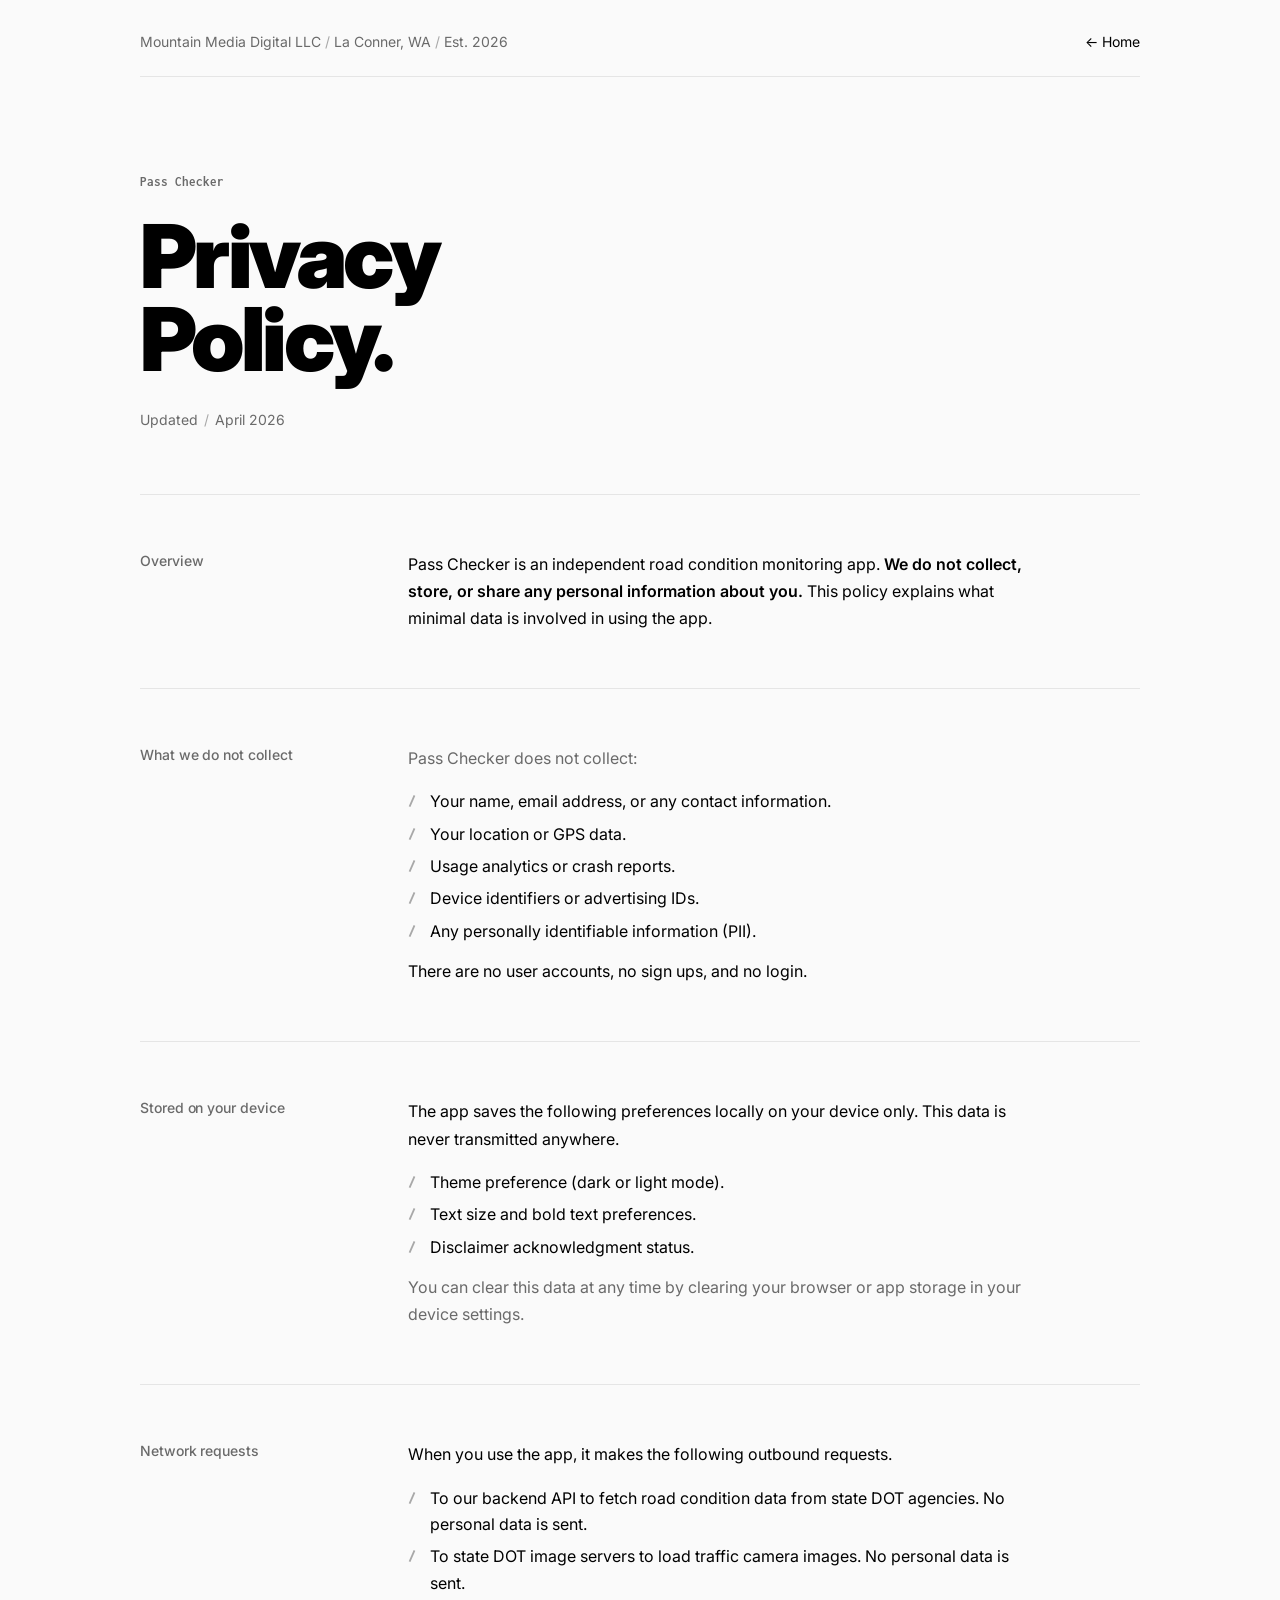
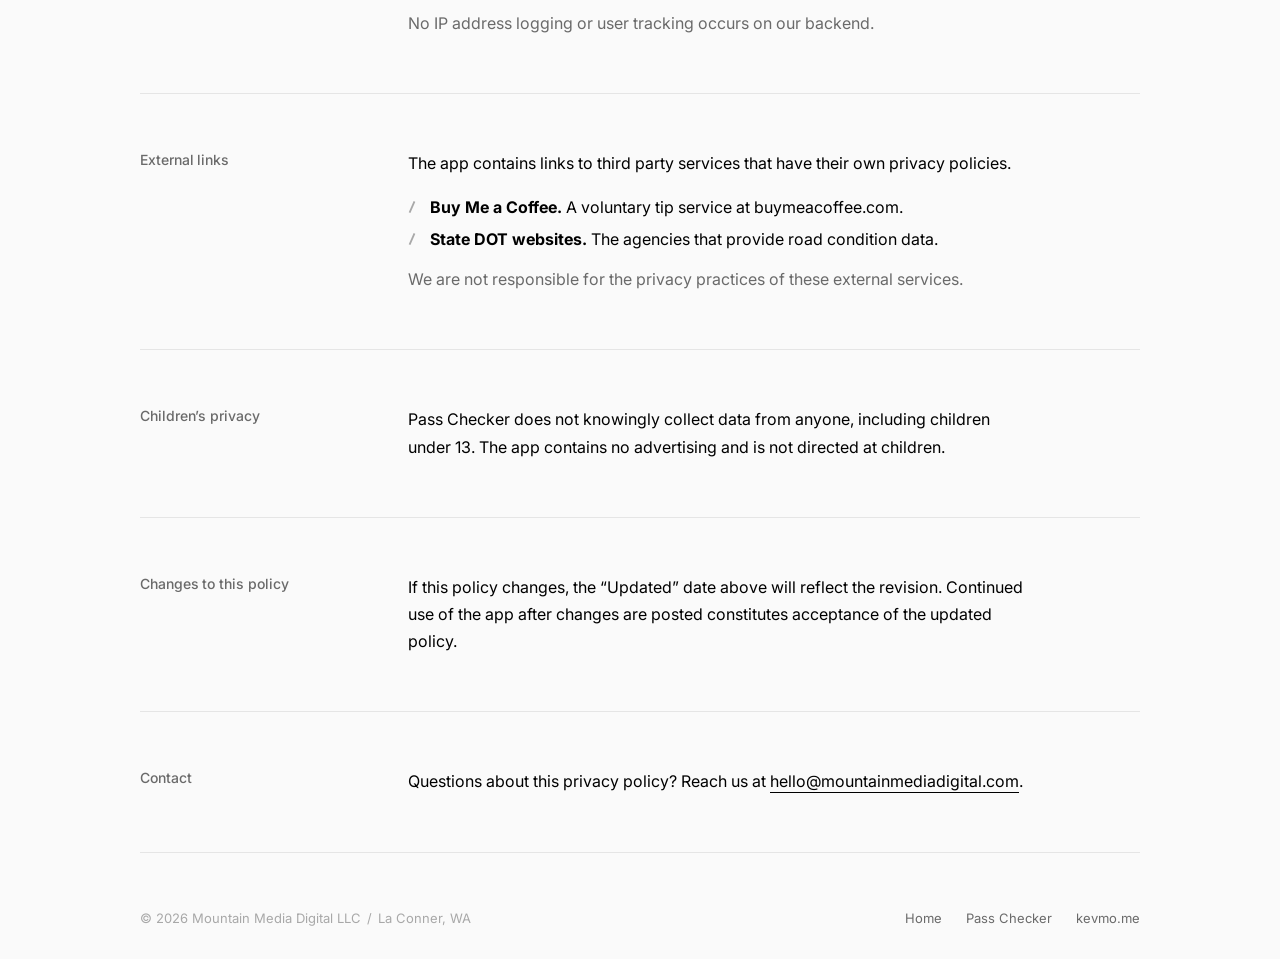
<file: privacy.html>
<!DOCTYPE html>
<html lang="en">
<head>
<meta charset="UTF-8">
<meta name="viewport" content="width=device-width, initial-scale=1.0">
<title>Privacy Policy / Pass Checker</title>
<meta name="description" content="Pass Checker privacy policy. No data collected, no tracking, no accounts.">

<link rel="preconnect" href="https://fonts.googleapis.com">
<link rel="preconnect" href="https://fonts.gstatic.com" crossorigin>
<link href="https://fonts.googleapis.com/css2?family=Inter:wght@300;400;500;600;700;900&family=Inconsolata:wght@400;700&display=swap" rel="stylesheet">

<style>
  :root {
    --bg:      #fafafa;
    --fg:      #000000;
    --fg-dim:  #6a6a6a;
    --fg-mute: #a8a8a8;
    --rule:    #e5e5e5;
    --sans:    'Inter', -apple-system, BlinkMacSystemFont, 'Helvetica Neue', Helvetica, Arial, sans-serif;
    --mono:    'Inconsolata', ui-monospace, 'SF Mono', Menlo, Consolas, monospace;
  }

  *, *::before, *::after { box-sizing: border-box; margin: 0; padding: 0; }
  html { scroll-behavior: smooth; }
  body {
    background: var(--bg);
    color: var(--fg);
    font-family: var(--sans);
    font-weight: 400;
    line-height: 1.4;
    -webkit-font-smoothing: antialiased;
    text-rendering: optimizeLegibility;
  }
  a { color: var(--fg); text-decoration: none; }
  a:hover { color: var(--fg-dim); }
  ::selection { background: var(--fg); color: var(--bg); }

  .page { padding: 32px 40px; max-width: 1080px; margin: 0 auto; }
  @media (max-width: 600px) { .page { padding: 20px; } }

  /* TOP STRIP */
  .top {
    display: flex;
    justify-content: space-between;
    align-items: baseline;
    padding-bottom: 24px;
    border-bottom: 1px solid var(--rule);
    font-size: 14px;
    color: var(--fg-dim);
  }
  .top .meta span { color: var(--fg-mute); padding: 0 4px; }
  .top nav { display: flex; gap: 28px; }
  .top nav a { color: var(--fg); }
  @media (max-width: 600px) {
    .top { flex-direction: column; gap: 12px; align-items: flex-start; font-size: 13px; }
    .top nav { gap: 18px; }
  }

  /* DOC HEADER */
  .doc-header {
    padding: 96px 0 64px;
    border-bottom: 1px solid var(--rule);
  }
  @media (max-width: 600px) { .doc-header { padding: 56px 0 40px; } }

  .doc-eyebrow {
    font-family: var(--mono);
    font-weight: 700;
    font-size: 13px;
    letter-spacing: 0;
    color: var(--fg-dim);
    margin-bottom: 24px;
  }
  .doc-title {
    font-family: var(--sans);
    font-weight: 900;
    font-size: clamp(2.5rem, 7vw, 5.5rem);
    line-height: 0.95;
    letter-spacing: -0.04em;
    color: var(--fg);
    margin-bottom: 28px;
  }
  .doc-meta {
    font-size: 14px;
    color: var(--fg-dim);
  }
  .doc-meta span { color: var(--fg-mute); padding: 0 6px; }

  /* SECTIONS */
  section {
    padding: 56px 0;
    border-bottom: 1px solid var(--rule);
  }
  @media (max-width: 600px) { section { padding: 40px 0; } }

  .row {
    display: grid;
    grid-template-columns: 220px 1fr;
    gap: 48px;
    align-items: start;
  }
  @media (max-width: 720px) {
    .row { grid-template-columns: 1fr; gap: 16px; }
  }

  .label {
    font-family: var(--sans);
    font-weight: 500;
    font-size: 14px;
    color: var(--fg-dim);
    letter-spacing: -0.005em;
  }

  .body p {
    font-size: 16px;
    color: var(--fg);
    line-height: 1.7;
    max-width: 62ch;
    margin-bottom: 14px;
  }
  .body p:last-child { margin-bottom: 0; }
  .body p strong { color: var(--fg); font-weight: 600; }
  .body p.dim { color: var(--fg-dim); }

  .body a {
    color: var(--fg);
    border-bottom: 1px solid var(--fg);
    padding-bottom: 1px;
  }
  .body a:hover { color: var(--fg-dim); border-bottom-color: var(--fg-dim); }

  /* DEFINITION LIST STYLE */
  .body ul {
    list-style: none;
    padding: 0;
    margin: 16px 0 14px;
    max-width: 62ch;
  }
  .body ul li {
    position: relative;
    padding-left: 22px;
    font-size: 16px;
    color: var(--fg);
    line-height: 1.65;
    margin-bottom: 6px;
  }
  .body ul li:last-child { margin-bottom: 0; }
  .body ul li::before {
    content: '/';
    position: absolute;
    left: 0;
    top: 0;
    color: var(--fg-mute);
    font-family: var(--mono);
    font-weight: 700;
  }

  /* FOOTER */
  footer {
    padding: 56px 0 0;
    font-size: 13px;
    color: var(--fg-mute);
    display: flex;
    justify-content: space-between;
    flex-wrap: wrap;
    gap: 16px;
  }
  footer a { color: var(--fg-dim); }
  footer a:hover { color: var(--fg); }
  footer .meta span { color: var(--fg-mute); padding: 0 6px; }
  .footer-links { display: flex; gap: 24px; flex-wrap: wrap; }

  @media (prefers-reduced-motion: reduce) {
    html { scroll-behavior: auto; }
    *, *::before, *::after { transition: none !important; animation: none !important; }
  }
</style>
</head>
<body>

<div class="page">

  <div class="top">
    <div class="meta">Mountain Media Digital LLC<span>/</span>La Conner, WA<span>/</span>Est. 2026</div>
    <nav>
      <a href="/">&larr; Home</a>
    </nav>
  </div>

  <header class="doc-header">
    <div class="doc-eyebrow">Pass Checker</div>
    <h1 class="doc-title">Privacy<br>Policy.</h1>
    <div class="doc-meta">Updated<span>/</span>April 2026</div>
  </header>

  <section>
    <div class="row">
      <div class="label">Overview</div>
      <div class="body">
        <p>Pass Checker is an independent road condition monitoring app. <strong>We do not collect, store, or share any personal information about you.</strong> This policy explains what minimal data is involved in using the app.</p>
      </div>
    </div>
  </section>

  <section>
    <div class="row">
      <div class="label">What we do not collect</div>
      <div class="body">
        <p class="dim">Pass Checker does not collect:</p>
        <ul>
          <li>Your name, email address, or any contact information.</li>
          <li>Your location or GPS data.</li>
          <li>Usage analytics or crash reports.</li>
          <li>Device identifiers or advertising IDs.</li>
          <li>Any personally identifiable information (PII).</li>
        </ul>
        <p>There are no user accounts, no sign ups, and no login.</p>
      </div>
    </div>
  </section>

  <section>
    <div class="row">
      <div class="label">Stored on your device</div>
      <div class="body">
        <p>The app saves the following preferences locally on your device only. This data is never transmitted anywhere.</p>
        <ul>
          <li>Theme preference (dark or light mode).</li>
          <li>Text size and bold text preferences.</li>
          <li>Disclaimer acknowledgment status.</li>
        </ul>
        <p class="dim">You can clear this data at any time by clearing your browser or app storage in your device settings.</p>
      </div>
    </div>
  </section>

  <section>
    <div class="row">
      <div class="label">Network requests</div>
      <div class="body">
        <p>When you use the app, it makes the following outbound requests.</p>
        <ul>
          <li>To our backend API to fetch road condition data from state DOT agencies. No personal data is sent.</li>
          <li>To state DOT image servers to load traffic camera images. No personal data is sent.</li>
        </ul>
        <p class="dim">No IP address logging or user tracking occurs on our backend.</p>
      </div>
    </div>
  </section>

  <section>
    <div class="row">
      <div class="label">External links</div>
      <div class="body">
        <p>The app contains links to third party services that have their own privacy policies.</p>
        <ul>
          <li><strong>Buy Me a Coffee.</strong> A voluntary tip service at buymeacoffee.com.</li>
          <li><strong>State DOT websites.</strong> The agencies that provide road condition data.</li>
        </ul>
        <p class="dim">We are not responsible for the privacy practices of these external services.</p>
      </div>
    </div>
  </section>

  <section>
    <div class="row">
      <div class="label">Children&rsquo;s privacy</div>
      <div class="body">
        <p>Pass Checker does not knowingly collect data from anyone, including children under 13. The app contains no advertising and is not directed at children.</p>
      </div>
    </div>
  </section>

  <section>
    <div class="row">
      <div class="label">Changes to this policy</div>
      <div class="body">
        <p>If this policy changes, the &ldquo;Updated&rdquo; date above will reflect the revision. Continued use of the app after changes are posted constitutes acceptance of the updated policy.</p>
      </div>
    </div>
  </section>

  <section>
    <div class="row">
      <div class="label">Contact</div>
      <div class="body">
        <p>Questions about this privacy policy? Reach us at <a href="mailto:hello@mountainmediadigital.com">hello@mountainmediadigital.com</a>.</p>
      </div>
    </div>
  </section>

  <footer>
    <div class="meta">&copy; 2026 Mountain Media Digital LLC<span>/</span>La Conner, WA</div>
    <div class="footer-links">
      <a href="/">Home</a>
      <a href="https://passchecker.app" target="_blank" rel="noopener">Pass Checker</a>
      <a href="https://www.kevmo.me" target="_blank" rel="noopener">kevmo.me</a>
    </div>
  </footer>

</div>

</body>
</html>
</file>
<file: golf-ledger/gl.css>
/* Golf Ledger web styles. Brand rules: /workspace/golf-ledger/web/BRAND-WEB.md
   Tokens mirror the app (Figma collection "Golf Ledger", Light/Dark). */
:root {
  color-scheme: light dark;
  --paper: #F4F2ED;
  --ink: #1C1C1C;
  --graphite: #4F4F4F;
  --rule: #D9D6CF;
  --signal: #E8590C;           /* glyphs and marks only */
  --sans: -apple-system, BlinkMacSystemFont, "SF Pro Text", "SF Pro Display", "Helvetica Neue", "Inter", "Segoe UI", Roboto, Arial, sans-serif;
  --wrap: 1200px;
  --gutter: clamp(20px, 5vw, 48px);
  --s1: 4px; --s2: 8px; --s3: 12px; --s4: 16px; --s5: 24px; --s6: 32px; --s7: 48px; --s8: 64px; --s9: 96px; --s10: 128px;
}
@media (prefers-color-scheme: dark) {
  :root { --paper: #121212; --ink: #F4F2ED; --graphite: #A8A59F; --rule: #2E2D2A; }
}

*, *::before, *::after { box-sizing: border-box; }
html { -webkit-text-size-adjust: 100%; text-size-adjust: 100%; }
@media (prefers-reduced-motion: no-preference) { html { scroll-behavior: smooth; } }
body {
  margin: 0;
  background: var(--paper);
  color: var(--ink);
  font: 400 17px/1.5 var(--sans);
  font-variant-numeric: tabular-nums;
  -webkit-font-smoothing: antialiased;
  overflow-wrap: break-word;
}
img, svg { display: block; max-width: 100%; height: auto; }
h1, h2, h3, p, dl, dd, ol, ul, figure { margin: 0; padding: 0; }
ol, ul { list-style: none; }
a { color: inherit; text-decoration-thickness: 1px; text-underline-offset: 0.2em; }
::selection { background: var(--ink); color: var(--paper); }
:focus-visible { outline: 2px solid var(--ink); outline-offset: 3px; border-radius: 4px; }

.skip { position: absolute; left: var(--s4); top: -100px; z-index: 10; background: var(--ink); color: var(--paper); padding: var(--s3) var(--s4); border-radius: 8px; text-decoration: none; }
.skip:focus { top: var(--s3); }

.wrap { max-width: var(--wrap); margin: 0 auto; padding-inline: var(--gutter); }

/* Type scale: 13 / 15 / 17 / 20 / 28 / 34 / clamp(40–72) */
.label { font-size: 12px; line-height: 16px; font-weight: 600; letter-spacing: 0.06em; text-transform: uppercase; color: var(--graphite); }
.small { font-size: 15px; line-height: 22px; color: var(--graphite); }
.lead { font-size: 20px; line-height: 30px; color: var(--graphite); max-width: 34em; text-wrap: pretty; }
h1 { font-size: clamp(40px, 6.2vw, 72px); line-height: 1.04; font-weight: 600; letter-spacing: -0.025em; text-wrap: balance; }
h2 { font-size: clamp(28px, 3.6vw, 44px); line-height: 1.1; font-weight: 600; letter-spacing: -0.02em; text-wrap: balance; }
h3 { font-size: 20px; line-height: 26px; font-weight: 600; letter-spacing: -0.01em; }

/* Header */
.bar { border-bottom: 1px solid var(--rule); }
.bar .wrap { display: flex; align-items: center; justify-content: space-between; gap: var(--s4); min-height: 64px; flex-wrap: wrap; }
.brand { display: inline-flex; align-items: center; gap: 10px; text-decoration: none; font-weight: 600; font-size: 17px; letter-spacing: -0.01em; min-height: 44px; }
.brand .mark { width: 28px; height: 28px; border-radius: 7px; box-shadow: 0 0 0 1px var(--rule); }
.nav { display: flex; flex-wrap: wrap; gap: 0 var(--s5); font-size: 15px; }
.nav a { text-decoration: none; color: var(--graphite); display: inline-flex; align-items: center; min-height: 44px; }
.nav a:hover, .nav a[aria-current="page"] { color: var(--ink); }
@media (max-width: 640px) {
  .bar .wrap { min-height: 56px; }
  .nav { gap: 0 var(--s4); font-size: 15px; }
}

/* Mark (inline SVG app icon) */
.mark .p { fill: var(--paper); } .mark .i { fill: var(--ink); } .mark .s { stroke: var(--ink); } .mark .d { fill: var(--signal); }
.icon { width: 96px; height: 96px; border-radius: 22.4%; box-shadow: 0 0 0 1px var(--rule); }

/* Buttons. Ink fill only; signal orange is never a fill. */
.btn { display: inline-flex; align-items: center; justify-content: center; gap: var(--s2); min-height: 50px; padding: 0 22px; border-radius: 12px; background: var(--ink); color: var(--paper); font-weight: 600; font-size: 17px; text-decoration: none; border: 1px solid var(--ink); }
.btn:hover { background: transparent; color: var(--ink); }
.btn-ghost { background: transparent; color: var(--ink); border-color: var(--rule); }
.btn-ghost:hover { border-color: var(--ink); }

/* Section rhythm: every section opens on a ledger rule with a numbered label. */
.sec { padding-block: var(--s9); }
.sec + .sec { border-top: 1px solid var(--rule); }
.sec-head { display: grid; grid-template-columns: repeat(12, minmax(0, 1fr)); column-gap: var(--s5); row-gap: var(--s4); margin-bottom: var(--s8); }
.sec-head .label { grid-column: 1 / span 3; display: flex; gap: var(--s3); padding-top: 0.6em; }
.sec-head .label .n { color: var(--ink); }
.sec-head .copy { grid-column: 4 / -1; display: grid; gap: var(--s4); }
@media (max-width: 860px) {
  .sec { padding-block: var(--s8); }
  .sec-head { margin-bottom: var(--s7); }
  .sec-head .label, .sec-head .copy { grid-column: 1 / -1; padding-top: 0; }
}

/* Ledger rows (definition list as a two-column card) */
.ledger { border-top: 1px solid var(--ink); }
.ledger > div { display: grid; grid-template-columns: minmax(0, 1fr) minmax(0, 1.4fr); gap: var(--s4); padding: 14px 0; border-bottom: 1px solid var(--rule); align-items: baseline; }
.ledger dt { color: var(--graphite); font-size: 15px; }
.ledger dd { font-weight: 600; }
.ledger dd span { display: block; font-weight: 400; font-size: 15px; line-height: 22px; color: var(--graphite); margin-top: 2px; }

/* Footer */
.foot { border-top: 1px solid var(--rule); padding-block: var(--s6) var(--s7); font-size: 15px; color: var(--graphite); }
.foot .wrap { display: flex; flex-wrap: wrap; justify-content: space-between; gap: var(--s3) var(--s6); align-items: center; }
.foot nav { display: flex; flex-wrap: wrap; gap: 0 var(--s5); }
.foot a { color: var(--graphite); text-decoration: none; display: inline-flex; align-items: center; min-height: 44px; }
.foot a:hover { color: var(--ink); }

@media (prefers-reduced-motion: reduce) {
  *, *::before, *::after { transition: none !important; animation: none !important; }
}
</file>
